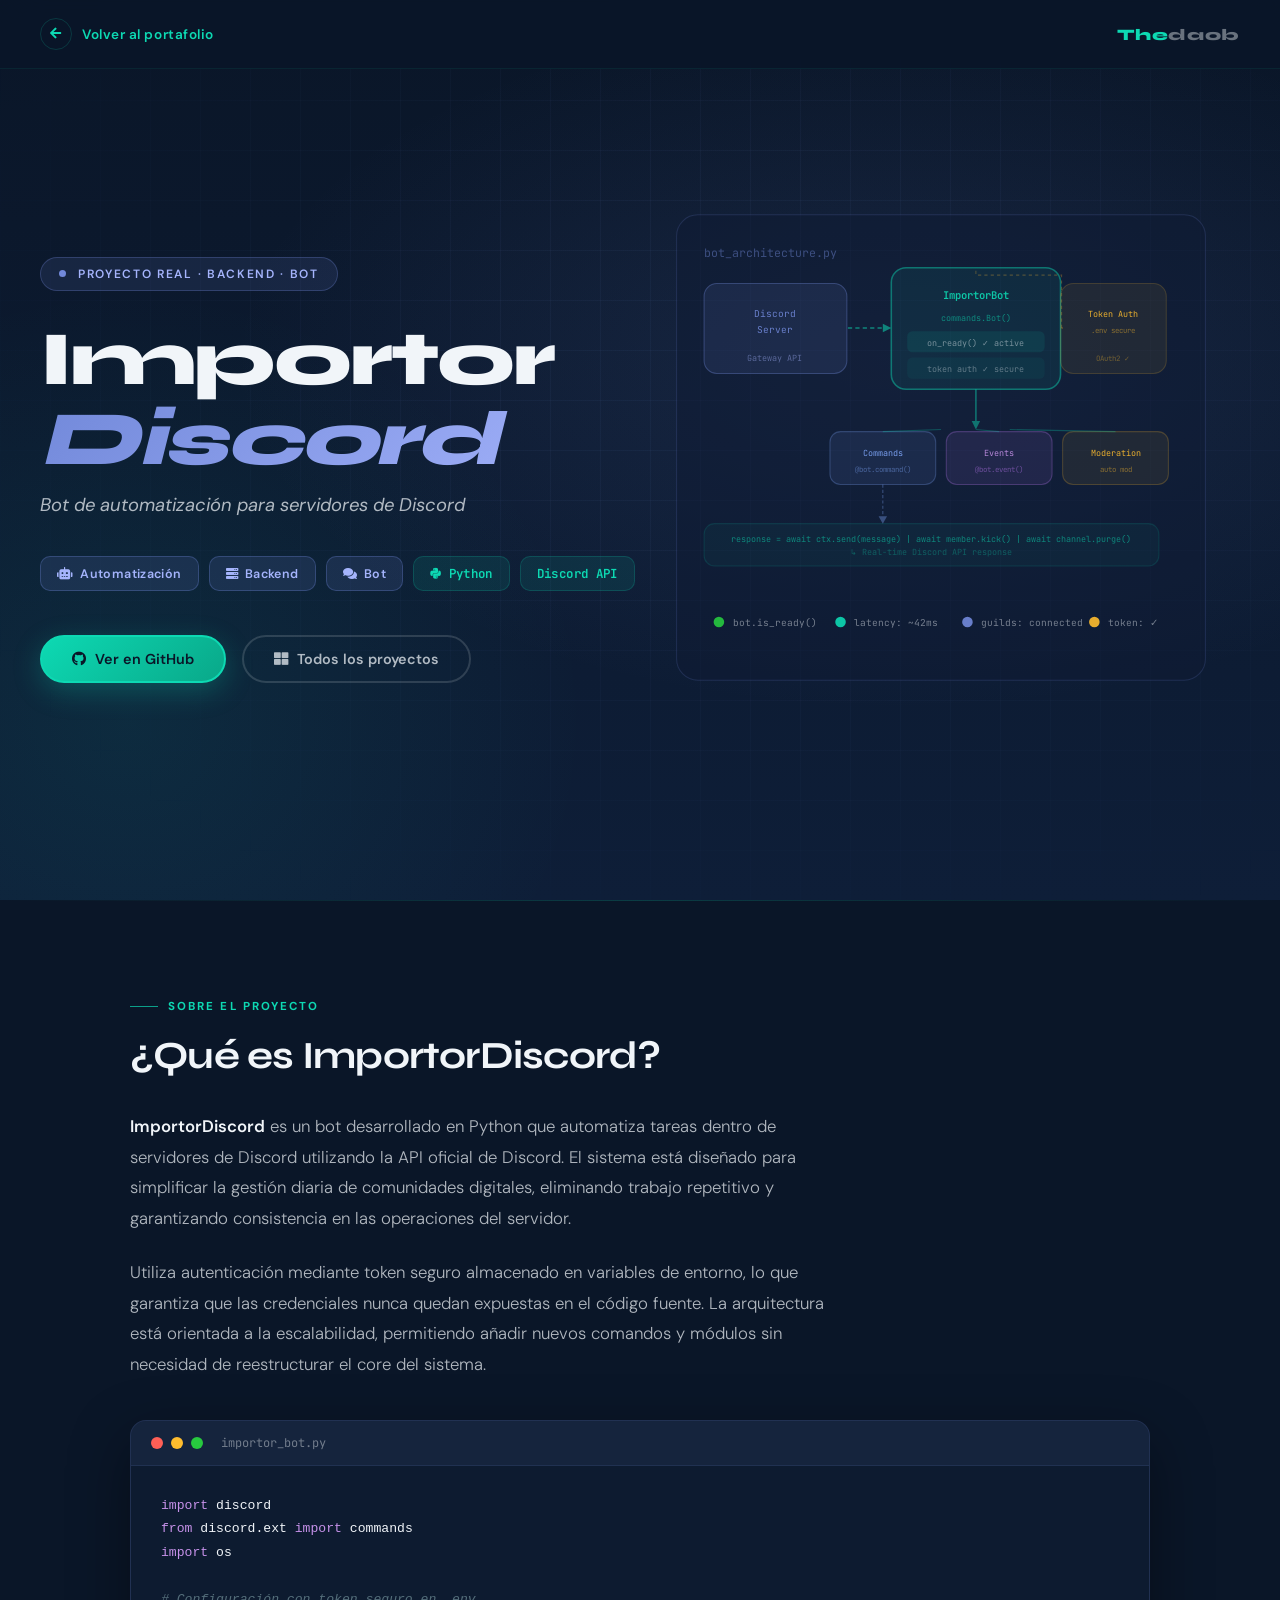
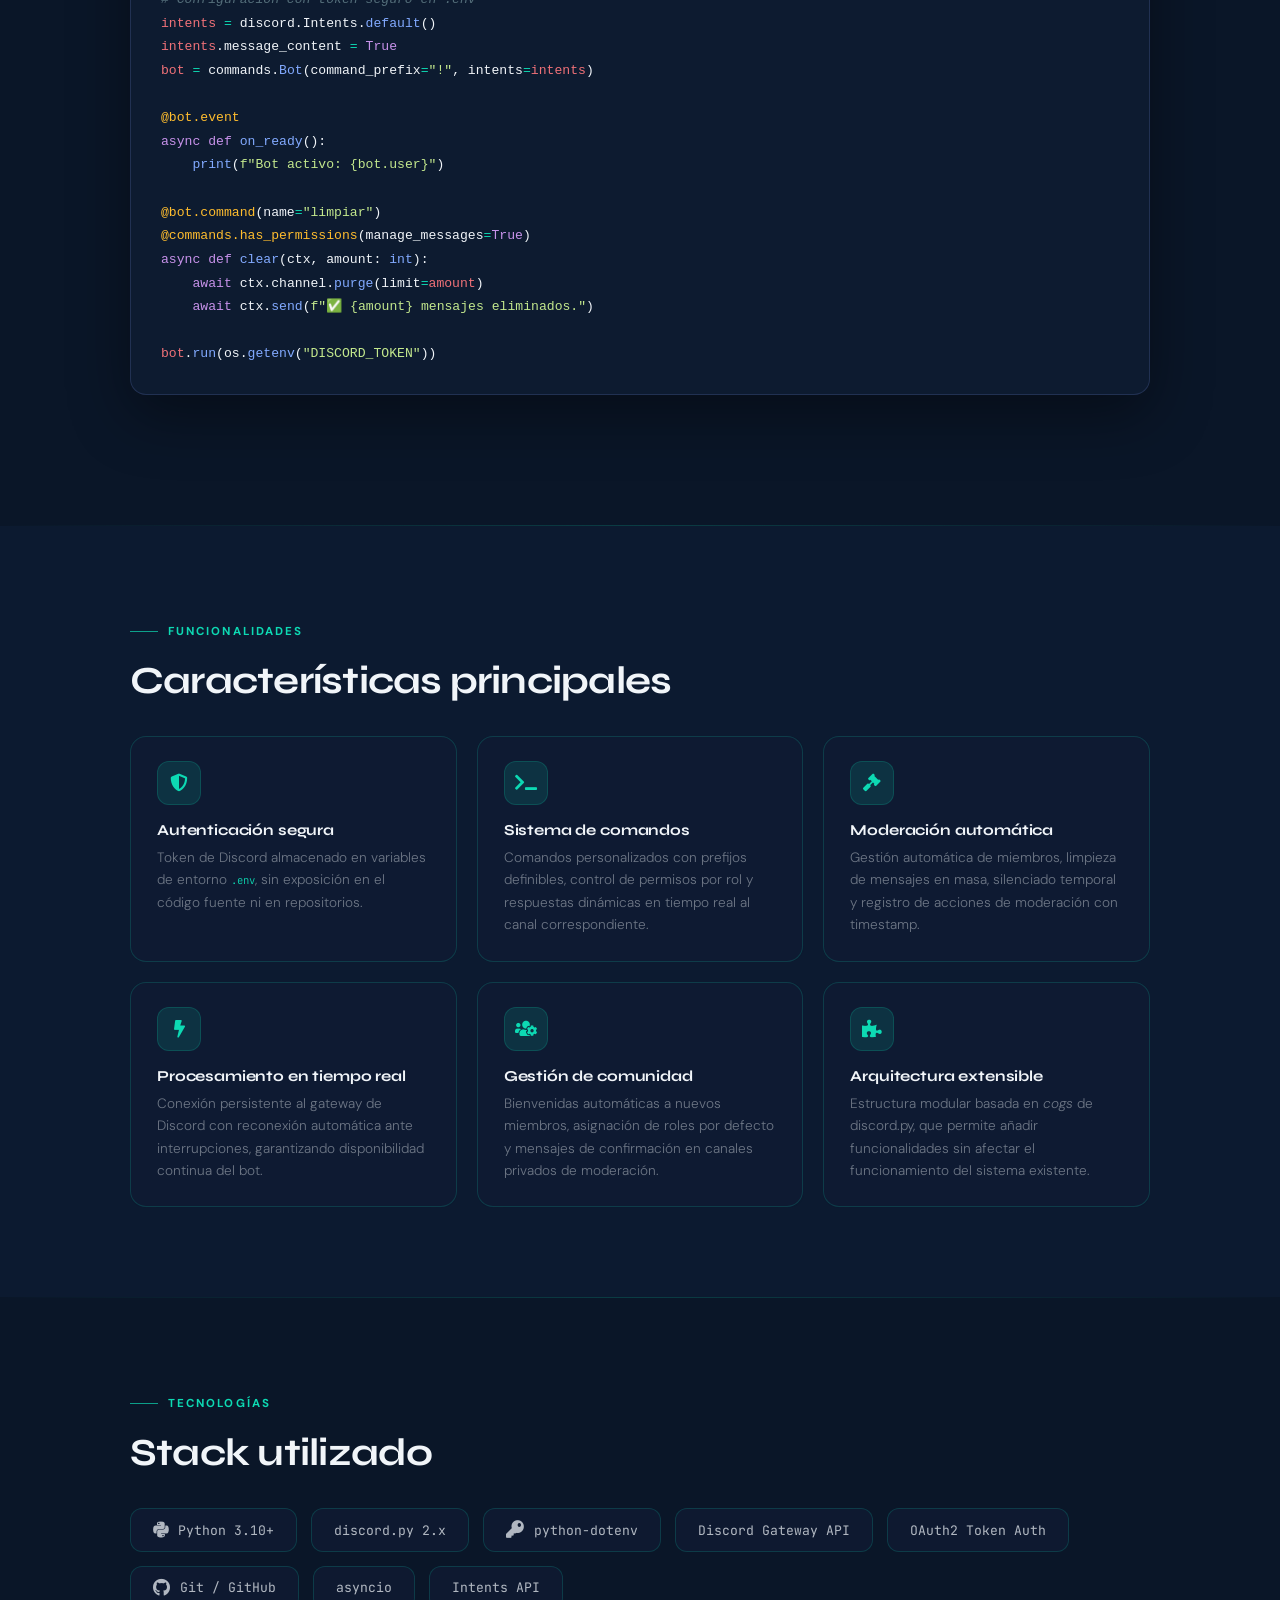
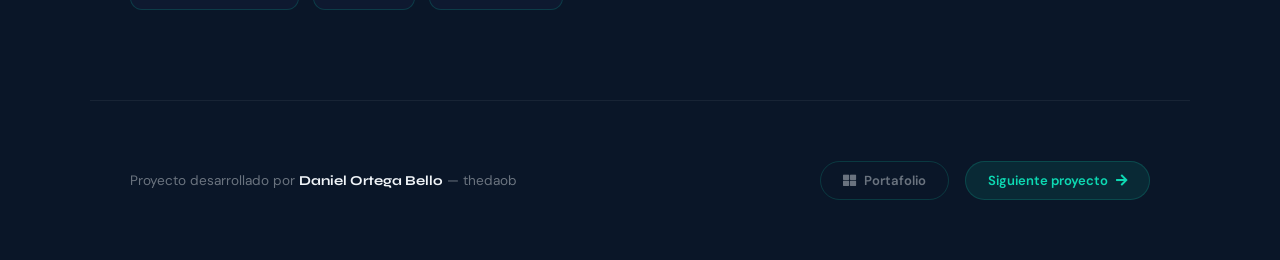
<file: importordiscord.html>
<!DOCTYPE html>
<html lang="es">
<head>
  <meta charset="UTF-8">
  <meta name="viewport" content="width=device-width, initial-scale=1.0">
  <title>ImportorDiscord — Bot de Automatización | Daniel Ortega</title>
  <meta name="description" content="Bot Python que automatiza moderación, gestión de comunidad y comandos personalizados vía Discord API con autenticación segura.">

  <!-- Fonts -->
  <link rel="preconnect" href="https://fonts.googleapis.com">
  <link href="https://fonts.googleapis.com/css2?family=Syne:wght@400;600;700;800&family=DM+Sans:ital,wght@0,300;0,400;0,500;0,600;1,300&family=JetBrains+Mono:wght@400;500&display=swap" rel="stylesheet">
  <link href="https://cdnjs.cloudflare.com/ajax/libs/font-awesome/5.10.0/css/all.min.css" rel="stylesheet">

  <style>
    /* ─────────────────────────────────────────────────────────
       DESIGN SYSTEM
    ───────────────────────────────────────────────────────── */
    :root {
      --c-bg:         #0a1628;
      --c-bg2:        #0e1e38;
      --c-surface:    rgba(16,28,52,.78);
      --c-primary:    #0DD9B3;
      --c-primary-d:  #09A889;
      --c-primary-l:  #5FFFDA;
      --c-discord:    #7289DA;
      --c-discord-l:  #a5b4fc;
      --c-border:     rgba(13,217,179,.18);
      --c-border-h:   rgba(13,217,179,.55);
      --c-text:       #f1f5f9;
      --c-text-mid:   rgba(241,245,249,.72);
      --c-text-muted: rgba(241,245,249,.42);
      --f-display:    'Syne', sans-serif;
      --f-body:       'DM Sans', sans-serif;
      --f-mono:       'JetBrains Mono', monospace;
      --ease:         cubic-bezier(.2,.8,.2,1);
    }

    /* ─── Reset + Base ───────────────────────────────────── */
    *, *::before, *::after { box-sizing: border-box; margin: 0; padding: 0; }

    html { scroll-behavior: smooth; }

    body {
      font-family: var(--f-body);
      background: var(--c-bg);
      color: var(--c-text);
      min-height: 100vh;
      overflow-x: hidden;
    }

    a { text-decoration: none; color: inherit; }
    ul { list-style: none; }

    /* ─── Scrollbar personalizado ───────────────────────── */
    ::-webkit-scrollbar { width: 6px; }
    ::-webkit-scrollbar-track { background: var(--c-bg); }
    ::-webkit-scrollbar-thumb { background: var(--c-border-h); border-radius: 3px; }

    /* ─────────────────────────────────────────────────────
       NAV BAR
    ───────────────────────────────────────────────────── */
    .pnav {
      position: fixed;
      top: 0; left: 0; right: 0;
      z-index: 100;
      padding: 18px 40px;
      display: flex;
      align-items: center;
      justify-content: space-between;
      background: rgba(10,22,40,.85);
      backdrop-filter: blur(20px);
      -webkit-backdrop-filter: blur(20px);
      border-bottom: 1px solid rgba(13,217,179,.08);
      transition: padding .4s var(--ease);
    }

    .pnav__back {
      display: inline-flex;
      align-items: center;
      gap: 10px;
      font-size: .85rem;
      font-weight: 600;
      color: var(--c-primary);
      transition: gap .3s var(--ease), opacity .3s;
      letter-spacing: .04em;
    }
    .pnav__back:hover { gap: 14px; opacity: .85; }

    .pnav__back-icon {
      width: 32px; height: 32px;
      border-radius: 50%;
      border: 1px solid var(--c-border);
      display: flex; align-items: center; justify-content: center;
      font-size: .8rem;
      transition: background .3s, border-color .3s;
    }
    .pnav__back:hover .pnav__back-icon {
      background: rgba(13,217,179,.12);
      border-color: var(--c-border-h);
    }

    .pnav__logo {
      font-family: var(--f-display);
      font-size: 1rem;
      font-weight: 800;
      color: var(--c-text-muted);
      letter-spacing: .04em;
    }
    .pnav__logo span { color: var(--c-primary); }

    /* ─────────────────────────────────────────────────────
       HERO DEL PROYECTO
    ───────────────────────────────────────────────────── */
    .phero {
      position: relative;
      min-height: 100vh;
      display: flex;
      align-items: center;
      padding: 120px 40px 80px;
      overflow: hidden;
    }

    /* Fondo animado */
    .phero__bg {
      position: absolute;
      inset: 0;
      background:
        radial-gradient(ellipse 80% 60% at 70% 40%, rgba(114,137,218,.12) 0%, transparent 65%),
        radial-gradient(ellipse 60% 80% at 10% 80%, rgba(13,217,179,.08) 0%, transparent 60%),
        linear-gradient(180deg, #0a1628 0%, #0e1e38 100%);
    }

    /* Grid decorativa */
    .phero__grid {
      position: absolute;
      inset: 0;
      background-image:
        linear-gradient(rgba(114,137,218,.06) 1px, transparent 1px),
        linear-gradient(90deg, rgba(114,137,218,.06) 1px, transparent 1px);
      background-size: 50px 50px;
      mask-image: radial-gradient(ellipse 70% 70% at 60% 40%, #000 30%, transparent 100%);
    }

    /* Partículas decorativas SVG */
    .phero__deco {
      position: absolute;
      right: 5%;
      top: 50%;
      transform: translateY(-50%);
      width: min(550px, 45vw);
      opacity: .9;
    }

    .phero__content {
      position: relative;
      z-index: 2;
      max-width: 680px;
    }

    .phero__kicker {
      display: inline-flex;
      align-items: center;
      gap: 12px;
      padding: 8px 18px;
      background: rgba(114,137,218,.12);
      border: 1px solid rgba(114,137,218,.28);
      border-radius: 999px;
      font-size: .75rem;
      font-weight: 600;
      letter-spacing: .14em;
      text-transform: uppercase;
      color: var(--c-discord-l);
      margin-bottom: 28px;
      animation: fadeInDown .8s var(--ease) both;
    }

    .phero__kicker-dot {
      width: 7px; height: 7px;
      border-radius: 50%;
      background: var(--c-discord);
      animation: pulse-dot 2s infinite;
    }

    @keyframes pulse-dot {
      0%,100% { box-shadow: 0 0 0 0 rgba(114,137,218,.7); }
      50% { box-shadow: 0 0 0 6px rgba(114,137,218,0); }
    }

    .phero__title {
      font-family: var(--f-display);
      font-size: clamp(2.8rem, 6vw, 5rem);
      font-weight: 800;
      line-height: 1.05;
      letter-spacing: -.03em;
      color: var(--c-text);
      margin-bottom: 10px;
      animation: fadeInLeft .9s var(--ease) .1s both;
    }

    .phero__title-accent {
      display: block;
      background: linear-gradient(135deg, #7289DA 0%, var(--c-discord-l) 100%);
      -webkit-background-clip: text;
      -webkit-text-fill-color: transparent;
      background-clip: text;
    }

    .phero__subtitle {
      font-size: 1.15rem;
      font-weight: 400;
      color: var(--c-text-mid);
      margin-bottom: 36px;
      line-height: 1.65;
      font-style: italic;
      animation: fadeIn 1s var(--ease) .3s both;
    }

    .phero__badges {
      display: flex;
      flex-wrap: wrap;
      gap: 10px;
      margin-bottom: 44px;
      animation: fadeInUp .9s var(--ease) .4s both;
    }

    .phero__badge {
      display: inline-flex;
      align-items: center;
      gap: 7px;
      padding: 8px 16px;
      border-radius: var(--radius-sm, 10px);
      font-size: .78rem;
      font-weight: 600;
      letter-spacing: .03em;
    }

    .phero__badge--cat {
      background: rgba(114,137,218,.14);
      color: var(--c-discord-l);
      border: 1px solid rgba(114,137,218,.3);
    }

    .phero__badge--tech {
      background: rgba(13,217,179,.1);
      color: var(--c-primary);
      border: 1px solid var(--c-border);
      font-family: var(--f-mono);
    }

    .phero__ctas {
      display: flex;
      gap: 16px;
      flex-wrap: wrap;
      animation: fadeInUp .9s var(--ease) .55s both;
    }

    .btn-primary, .btn-ghost {
      display: inline-flex;
      align-items: center;
      gap: 9px;
      padding: 13px 30px;
      border-radius: 999px;
      font-size: .9rem;
      font-weight: 600;
      transition: all .4s var(--ease);
      border: 2px solid;
    }

    .btn-primary {
      background: linear-gradient(135deg, var(--c-primary) 0%, var(--c-primary-d) 100%);
      color: #0a1628;
      border-color: var(--c-primary);
      box-shadow: 0 8px 28px rgba(13,217,179,.25);
    }
    .btn-primary:hover {
      transform: translateY(-3px);
      box-shadow: 0 14px 40px rgba(13,217,179,.4);
    }

    .btn-ghost {
      background: transparent;
      color: var(--c-text-mid);
      border-color: rgba(241,245,249,.15);
    }
    .btn-ghost:hover {
      border-color: var(--c-border-h);
      color: var(--c-primary);
      background: rgba(13,217,179,.06);
      transform: translateY(-3px);
    }

    /* Decoración hero — diagrama bot */
    .phero__diagram {
      width: 100%;
      height: 100%;
    }

    @keyframes fadeInDown {
      from { opacity:0; transform: translateY(-20px); }
      to   { opacity:1; transform: translateY(0); }
    }
    @keyframes fadeInLeft {
      from { opacity:0; transform: translateX(-30px); }
      to   { opacity:1; transform: translateX(0); }
    }
    @keyframes fadeInUp {
      from { opacity:0; transform: translateY(20px); }
      to   { opacity:1; transform: translateY(0); }
    }
    @keyframes fadeIn {
      from { opacity:0; }
      to   { opacity:1; }
    }

    /* ─────────────────────────────────────────────────────
       SECCIONES DE CONTENIDO
    ───────────────────────────────────────────────────── */
    .psection {
      padding: 90px 40px;
      max-width: 1100px;
      margin: 0 auto;
    }

    .psection--alt {
      background: rgba(14,30,56,.5);
      max-width: 100%;
      padding: 90px 0;
    }
    .psection--alt .psection__inner {
      max-width: 1100px;
      margin: 0 auto;
      padding: 0 40px;
    }

    /* Etiqueta de sección */
    .psection__label {
      display: inline-flex;
      align-items: center;
      gap: 10px;
      font-size: .72rem;
      font-weight: 700;
      letter-spacing: .18em;
      text-transform: uppercase;
      color: var(--c-primary);
      margin-bottom: 18px;
    }
    .psection__label::before {
      content: '';
      display: inline-block;
      width: 28px; height: 1px;
      background: var(--c-primary);
      opacity: .7;
    }

    .psection__heading {
      font-family: var(--f-display);
      font-size: clamp(1.6rem, 3vw, 2.4rem);
      font-weight: 700;
      color: var(--c-text);
      margin-bottom: 32px;
      letter-spacing: -.02em;
    }

    /* ─── Descripción ───────────────────────────────────── */
    .pdesc__text {
      font-size: 1.05rem;
      line-height: 1.82;
      color: var(--c-text-mid);
      font-weight: 300;
      max-width: 700px;
      margin-bottom: 24px;
    }

    /* ─── Grid de características ────────────────────── */
    .pfeatures__grid {
      display: grid;
      grid-template-columns: repeat(auto-fill, minmax(280px, 1fr));
      gap: 20px;
      margin-top: 12px;
    }

    .pfeature {
      background: var(--c-surface);
      border: 1px solid var(--c-border);
      border-radius: 16px;
      padding: 24px 26px;
      backdrop-filter: blur(14px);
      transition: border-color .4s var(--ease), transform .4s var(--ease), box-shadow .4s var(--ease);
      /* Reveal */
      opacity: 0;
      transform: translateY(24px);
    }
    .pfeature.is-visible {
      opacity: 1; transform: translateY(0);
    }
    .pfeature:hover {
      border-color: var(--c-border-h);
      transform: translateY(-4px);
      box-shadow: 0 12px 40px rgba(13,217,179,.08);
    }

    .pfeature__icon {
      width: 44px; height: 44px;
      border-radius: 12px;
      background: rgba(13,217,179,.12);
      border: 1px solid var(--c-border);
      display: flex; align-items: center; justify-content: center;
      font-size: 1.1rem;
      color: var(--c-primary);
      margin-bottom: 16px;
    }

    .pfeature__title {
      font-family: var(--f-display);
      font-size: .95rem;
      font-weight: 700;
      color: var(--c-text);
      margin-bottom: 8px;
      letter-spacing: -.01em;
    }

    .pfeature__desc {
      font-size: .85rem;
      line-height: 1.65;
      color: var(--c-text-muted);
      font-weight: 300;
    }

    /* ─── Tech Stack ────────────────────────────────────── */
    .ptech__grid {
      display: flex;
      flex-wrap: wrap;
      gap: 14px;
    }

    .ptech__item {
      display: inline-flex;
      align-items: center;
      gap: 10px;
      padding: 12px 22px;
      background: var(--c-surface);
      border: 1px solid var(--c-border);
      border-radius: 12px;
      backdrop-filter: blur(14px);
      font-family: var(--f-mono);
      font-size: .82rem;
      color: var(--c-text-mid);
      transition: all .4s var(--ease);
      opacity: 0; transform: translateY(20px);
    }
    .ptech__item.is-visible { opacity: 1; transform: translateY(0); }
    .ptech__item:hover {
      background: rgba(13,217,179,.1);
      border-color: var(--c-border-h);
      color: var(--c-primary);
      transform: translateY(-3px);
    }

    .ptech__item i { font-size: 1.1rem; }

    /* ─── Bloque de código decorativo ──────────────────── */
    .pcode {
      background: #0d1b30;
      border: 1px solid rgba(114,137,218,.2);
      border-radius: 16px;
      overflow: hidden;
      margin: 40px 0;
      box-shadow: 0 20px 60px rgba(0,0,0,.4);
    }

    .pcode__header {
      padding: 14px 20px;
      background: rgba(114,137,218,.08);
      border-bottom: 1px solid rgba(114,137,218,.12);
      display: flex;
      align-items: center;
      gap: 8px;
    }

    .pcode__dot {
      width: 12px; height: 12px;
      border-radius: 50%;
    }
    .pcode__dot:nth-child(1) { background: #FF5F56; }
    .pcode__dot:nth-child(2) { background: #FFBD2E; }
    .pcode__dot:nth-child(3) { background: #27C93F; }

    .pcode__filename {
      margin-left: 10px;
      font-family: var(--f-mono);
      font-size: .75rem;
      color: var(--c-text-muted);
    }

    .pcode__body {
      padding: 28px 30px;
      font-family: var(--f-mono);
      font-size: .82rem;
      line-height: 1.8;
      overflow-x: auto;
    }

    .tok-keyword  { color: #c792ea; }
    .tok-fn       { color: #82aaff; }
    .tok-string   { color: #c3e88d; }
    .tok-comment  { color: #546e7a; font-style: italic; }
    .tok-var      { color: #f07178; }
    .tok-num      { color: #f78c6c; }
    .tok-op       { color: var(--c-primary); }
    .tok-dec      { color: #FFBD2E; }

    /* ─── Footer de página ───────────────────────────── */
    .ppage-footer {
      padding: 60px 40px;
      display: flex;
      align-items: center;
      justify-content: space-between;
      max-width: 1100px;
      margin: 0 auto;
      border-top: 1px solid rgba(241,245,249,.06);
      flex-wrap: wrap;
      gap: 24px;
    }

    .ppage-footer__text {
      font-size: .85rem;
      color: var(--c-text-muted);
    }
    .ppage-footer__text strong {
      color: var(--c-text);
      font-family: var(--f-display);
    }

    .ppage-footer__nav {
      display: flex;
      gap: 16px;
    }

    .ppage-footer__btn {
      display: inline-flex;
      align-items: center;
      gap: 8px;
      padding: 10px 22px;
      border-radius: 999px;
      font-size: .82rem;
      font-weight: 600;
      transition: all .35s var(--ease);
    }

    .ppage-footer__btn--ghost {
      border: 1px solid var(--c-border);
      color: var(--c-text-muted);
    }
    .ppage-footer__btn--ghost:hover {
      border-color: var(--c-border-h);
      color: var(--c-primary);
      background: rgba(13,217,179,.06);
    }

    .ppage-footer__btn--next {
      background: rgba(13,217,179,.1);
      border: 1px solid var(--c-border);
      color: var(--c-primary);
    }
    .ppage-footer__btn--next:hover {
      background: rgba(13,217,179,.2);
      border-color: var(--c-border-h);
      transform: translateX(4px);
    }

    /* ─── Separador decorativo ──────────────────────── */
    .pdivider {
      width: 100%;
      height: 1px;
      background: linear-gradient(90deg, transparent, rgba(13,217,179,.2), transparent);
      margin: 0;
      border: none;
    }

    /* ─── Reveal animations ─────────────────────────── */
    [data-reveal] {
      opacity: 0;
      transform: translateY(24px);
      transition: opacity .7s var(--ease), transform .7s var(--ease);
    }
    [data-reveal].is-visible { opacity: 1; transform: none; }

    /* ─── Responsive ─────────────────────────────────── */
    @media (max-width: 768px) {
      .pnav { padding: 14px 20px; }
      .phero { padding: 110px 20px 70px; min-height: auto; }
      .phero__deco { display: none; }
      .psection { padding: 70px 20px; }
      .psection--alt .psection__inner { padding: 0 20px; }
      .pfeatures__grid { grid-template-columns: 1fr; }
      .ppage-footer { padding: 40px 20px; flex-direction: column; align-items: flex-start; }
    }

    @media (prefers-reduced-motion: reduce) {
      *, *::before, *::after { animation: none !important; transition: none !important; }
      [data-reveal], .pfeature, .ptech__item { opacity: 1 !important; transform: none !important; }
    }
  </style>
</head>
<body>

  <!-- ── Navegación ─────────────────────────────────────────── -->
  <nav class="pnav" role="navigation" aria-label="Navegación del proyecto">
    <a href="../index.html" class="pnav__back">
      <span class="pnav__back-icon" aria-hidden="true">
        <i class="fas fa-arrow-left"></i>
      </span>
      Volver al portafolio
    </a>
    <span class="pnav__logo"><span>The</span>daob</span>
  </nav>

  <!-- ── Hero ───────────────────────────────────────────────── -->
  <section class="phero" aria-label="Presentación del proyecto">

    <div class="phero__bg" aria-hidden="true"></div>
    <div class="phero__grid" aria-hidden="true"></div>

    <div class="phero__content">

      <div class="phero__kicker">
        <span class="phero__kicker-dot" aria-hidden="true"></span>
        Proyecto real · Backend · Bot
      </div>

      <h1 class="phero__title">
        Importor
        <em class="phero__title-accent">Discord</em>
      </h1>

      <p class="phero__subtitle">
        Bot de automatización para servidores de Discord
      </p>

      <div class="phero__badges">
        <span class="phero__badge phero__badge--cat">
          <i class="fas fa-robot" aria-hidden="true"></i>
          Automatización
        </span>
        <span class="phero__badge phero__badge--cat">
          <i class="fas fa-server" aria-hidden="true"></i>
          Backend
        </span>
        <span class="phero__badge phero__badge--cat">
          <i class="fas fa-comments" aria-hidden="true"></i>
          Bot
        </span>
        <span class="phero__badge phero__badge--tech">
          <i class="fab fa-python" aria-hidden="true"></i>
          Python
        </span>
        <span class="phero__badge phero__badge--tech">
          Discord API
        </span>
      </div>

      <div class="phero__ctas">
        <a href="https://github.com/Thedaob" target="_blank" rel="noopener noreferrer" class="btn-primary">
          <i class="fab fa-github" aria-hidden="true"></i>
          Ver en GitHub
        </a>
        <a href="../index.html#projects" class="btn-ghost">
          <i class="fas fa-th-large" aria-hidden="true"></i>
          Todos los proyectos
        </a>
      </div>

    </div>

    <!-- Diagrama decorativo del bot -->
    <div class="phero__deco" aria-hidden="true">
      <svg class="phero__diagram" viewBox="0 0 520 460" fill="none" xmlns="http://www.w3.org/2000/svg">
        <!-- Fondo del diagrama -->
        <rect x="10" y="10" width="500" height="440" rx="20" fill="rgba(16,28,52,.6)" stroke="rgba(114,137,218,.2)" stroke-width="1"/>

        <!-- Título -->
        <text x="36" y="50" font-family="JetBrains Mono, monospace" font-size="11" fill="rgba(114,137,218,.5)">bot_architecture.py</text>

        <!-- Discord server (izq) -->
        <rect x="36" y="75" width="135" height="85" rx="12" fill="rgba(114,137,218,.12)" stroke="rgba(114,137,218,.4)" stroke-width="1"/>
        <text x="103" y="107" font-family="JetBrains Mono, monospace" font-size="9" fill="#7289DA" text-anchor="middle">Discord</text>
        <text x="103" y="122" font-family="JetBrains Mono, monospace" font-size="9" fill="#7289DA" text-anchor="middle">Server</text>
        <text x="103" y="148" font-family="JetBrains Mono, monospace" font-size="8" fill="rgba(165,180,252,.5)" text-anchor="middle">Gateway API</text>

        <!-- Flecha Discord → Bot -->
        <path d="M172 117 L205 117" stroke="rgba(13,217,179,.6)" stroke-width="1.5" stroke-dasharray="4 3"/>
        <polygon points="205,113 213,117 205,121" fill="rgba(13,217,179,.6)"/>

        <!-- Bot Core (centro) -->
        <rect x="213" y="60" width="160" height="115" rx="14" fill="rgba(13,217,179,.08)" stroke="rgba(13,217,179,.5)" stroke-width="1.5"/>
        <text x="293" y="90" font-family="JetBrains Mono, monospace" font-size="10" fill="#0DD9B3" text-anchor="middle" font-weight="600">ImportorBot</text>
        <text x="293" y="110" font-family="JetBrains Mono, monospace" font-size="8" fill="rgba(13,217,179,.6)" text-anchor="middle">commands.Bot()</text>
        <rect x="228" y="120" width="130" height="20" rx="5" fill="rgba(13,217,179,.1)"/>
        <text x="293" y="134" font-family="JetBrains Mono, monospace" font-size="8" fill="rgba(241,245,249,.5)" text-anchor="middle">on_ready() ✓ active</text>
        <rect x="228" y="145" width="130" height="20" rx="5" fill="rgba(13,217,179,.06)"/>
        <text x="293" y="159" font-family="JetBrains Mono, monospace" font-size="8" fill="rgba(241,245,249,.4)" text-anchor="middle">token auth ✓ secure</text>

        <!-- Flecha Bot → Handlers -->
        <path d="M293 175 L293 205" stroke="rgba(13,217,179,.5)" stroke-width="1.5"/>
        <polygon points="289,205 293,213 297,205" fill="rgba(13,217,179,.5)"/>

        <!-- Handler boxes -->
        <!-- Commands -->
        <rect x="155" y="215" width="100" height="50" rx="10" fill="rgba(130,170,255,.1)" stroke="rgba(130,170,255,.3)" stroke-width="1"/>
        <text x="205" y="238" font-family="JetBrains Mono, monospace" font-size="8" fill="#82aaff" text-anchor="middle">Commands</text>
        <text x="205" y="253" font-family="JetBrains Mono, monospace" font-size="7" fill="rgba(130,170,255,.5)" text-anchor="middle">@bot.command()</text>

        <!-- Events -->
        <rect x="265" y="215" width="100" height="50" rx="10" fill="rgba(199,125,255,.1)" stroke="rgba(199,125,255,.3)" stroke-width="1"/>
        <text x="315" y="238" font-family="JetBrains Mono, monospace" font-size="8" fill="#c792ea" text-anchor="middle">Events</text>
        <text x="315" y="253" font-family="JetBrains Mono, monospace" font-size="7" fill="rgba(199,125,255,.5)" text-anchor="middle">@bot.event()</text>

        <!-- Moderation -->
        <rect x="375" y="215" width="100" height="50" rx="10" fill="rgba(255,189,46,.08)" stroke="rgba(255,189,46,.25)" stroke-width="1"/>
        <text x="425" y="238" font-family="JetBrains Mono, monospace" font-size="8" fill="#FFBD2E" text-anchor="middle">Moderation</text>
        <text x="425" y="253" font-family="JetBrains Mono, monospace" font-size="7" fill="rgba(255,189,46,.5)" text-anchor="middle">auto mod</text>

        <!-- Líneas Bot → Handlers -->
        <path d="M260 213 L205 215" stroke="rgba(13,217,179,.3)" stroke-width="1"/>
        <path d="M293 213 L315 215" stroke="rgba(13,217,179,.3)" stroke-width="1"/>
        <path d="M325 213 L425 215" stroke="rgba(13,217,179,.3)" stroke-width="1"/>

        <!-- Flecha Commands → Action -->
        <path d="M205 265 L205 295" stroke="rgba(130,170,255,.4)" stroke-width="1" stroke-dasharray="3 2"/>
        <polygon points="201,295 205,302 209,295" fill="rgba(130,170,255,.4)"/>

        <!-- Actions box -->
        <rect x="36" y="302" width="430" height="40" rx="10" fill="rgba(13,217,179,.05)" stroke="rgba(13,217,179,.15)" stroke-width="1"/>
        <text x="251" y="319" font-family="JetBrains Mono, monospace" font-size="8" fill="rgba(13,217,179,.6)" text-anchor="middle">response = await ctx.send(message)  |  await member.kick()  |  await channel.purge()</text>
        <text x="251" y="332" font-family="JetBrains Mono, monospace" font-size="8" fill="rgba(13,217,179,.35)" text-anchor="middle">↳ Real-time Discord API response</text>

        <!-- Status indicators -->
        <circle cx="50" cy="395" r="5" fill="#27C93F"/>
        <text x="63" y="399" font-family="JetBrains Mono, monospace" font-size="9" fill="rgba(241,245,249,.5)">bot.is_ready()</text>
        <circle cx="165" cy="395" r="5" fill="#0DD9B3"/>
        <text x="178" y="399" font-family="JetBrains Mono, monospace" font-size="9" fill="rgba(241,245,249,.5)">latency: ~42ms</text>
        <circle cx="285" cy="395" r="5" fill="#7289DA"/>
        <text x="298" y="399" font-family="JetBrains Mono, monospace" font-size="9" fill="rgba(241,245,249,.5)">guilds: connected</text>
        <circle cx="405" cy="395" r="5" fill="#FFBD2E"/>
        <text x="418" y="399" font-family="JetBrains Mono, monospace" font-size="9" fill="rgba(241,245,249,.5)">token: ✓</text>

        <!-- Auth block (top right) -->
        <rect x="373" y="75" width="100" height="85" rx="12" fill="rgba(255,189,46,.08)" stroke="rgba(255,189,46,.2)" stroke-width="1"/>
        <text x="423" y="107" font-family="JetBrains Mono, monospace" font-size="8" fill="#FFBD2E" text-anchor="middle">Token Auth</text>
        <text x="423" y="122" font-family="JetBrains Mono, monospace" font-size="7" fill="rgba(255,189,46,.5)" text-anchor="middle">.env secure</text>
        <text x="423" y="148" font-family="JetBrains Mono, monospace" font-size="7" fill="rgba(255,189,46,.4)" text-anchor="middle">OAuth2 ✓</text>

        <!-- Línea Auth → Bot -->
        <path d="M373 117 L373 117 L374 117" stroke="rgba(255,189,46,.0)" stroke-width="1"/>
        <path d="M374 117 L375 117" stroke="rgba(255,189,46,.5)" stroke-width="1.5" stroke-dasharray="4 3"/>
        <!-- Corrección: flecha de Auth al bot -->
        <path d="M373 117 L380 117" stroke="rgba(255,189,46,.0)"/>
        <path d="M374 117 L374 67 L293 67 L293 60" stroke="rgba(255,189,46,.3)" stroke-width="1" stroke-dasharray="3 3"/>
      </svg>
    </div>

  </section>

  <hr class="pdivider">

  <!-- ── Descripción ──────────────────────────────────────────── -->
  <section class="psection" aria-labelledby="desc-heading">
    <p class="psection__label">Sobre el proyecto</p>
    <h2 class="psection__heading" id="desc-heading" data-reveal>¿Qué es ImportorDiscord?</h2>

    <p class="pdesc__text" data-reveal>
      <strong style="color: var(--c-text); font-weight: 600;">ImportorDiscord</strong> es un bot desarrollado 
      en Python que automatiza tareas dentro de servidores de Discord utilizando la API oficial de Discord. 
      El sistema está diseñado para simplificar la gestión diaria de comunidades digitales, eliminando 
      trabajo repetitivo y garantizando consistencia en las operaciones del servidor.
    </p>

    <p class="pdesc__text" data-reveal>
      Utiliza autenticación mediante token seguro almacenado en variables de entorno, lo que garantiza 
      que las credenciales nunca quedan expuestas en el código fuente. La arquitectura está orientada 
      a la escalabilidad, permitiendo añadir nuevos comandos y módulos sin necesidad de reestructurar 
      el core del sistema.
    </p>

    <!-- Bloque de código decorativo -->
    <div class="pcode" data-reveal>
      <div class="pcode__header">
        <div class="pcode__dot"></div>
        <div class="pcode__dot"></div>
        <div class="pcode__dot"></div>
        <span class="pcode__filename">importor_bot.py</span>
      </div>
      <div class="pcode__body">
        <pre><span class="tok-keyword">import</span> discord
<span class="tok-keyword">from</span> discord.ext <span class="tok-keyword">import</span> commands
<span class="tok-keyword">import</span> os

<span class="tok-comment"># Configuración con token seguro en .env</span>
<span class="tok-var">intents</span> <span class="tok-op">=</span> discord.Intents.<span class="tok-fn">default</span>()
<span class="tok-var">intents</span>.message_content <span class="tok-op">=</span> <span class="tok-keyword">True</span>
<span class="tok-var">bot</span> <span class="tok-op">=</span> commands.<span class="tok-fn">Bot</span>(command_prefix<span class="tok-op">=</span><span class="tok-string">"!"</span>, intents<span class="tok-op">=</span><span class="tok-var">intents</span>)

<span class="tok-dec">@bot.event</span>
<span class="tok-keyword">async def</span> <span class="tok-fn">on_ready</span>():
    <span class="tok-fn">print</span>(<span class="tok-string">f"Bot activo: {bot.user}"</span>)

<span class="tok-dec">@bot.command</span>(name<span class="tok-op">=</span><span class="tok-string">"limpiar"</span>)
<span class="tok-dec">@commands.has_permissions</span>(manage_messages<span class="tok-op">=</span><span class="tok-keyword">True</span>)
<span class="tok-keyword">async def</span> <span class="tok-fn">clear</span>(ctx, amount: <span class="tok-fn">int</span>):
    <span class="tok-keyword">await</span> ctx.channel.<span class="tok-fn">purge</span>(limit<span class="tok-op">=</span><span class="tok-var">amount</span>)
    <span class="tok-keyword">await</span> ctx.<span class="tok-fn">send</span>(<span class="tok-string">f"✅ {amount} mensajes eliminados."</span>)

<span class="tok-var">bot</span>.<span class="tok-fn">run</span>(os.<span class="tok-fn">getenv</span>(<span class="tok-string">"DISCORD_TOKEN"</span>))</pre>
      </div>
    </div>

  </section>

  <hr class="pdivider">

  <!-- ── Características ──────────────────────────────────────── -->
  <section class="psection--alt" aria-labelledby="features-heading">
    <div class="psection__inner">
      <p class="psection__label">Funcionalidades</p>
      <h2 class="psection__heading" id="features-heading" data-reveal>Características principales</h2>

      <div class="pfeatures__grid">

        <div class="pfeature" data-feature>
          <div class="pfeature__icon"><i class="fas fa-shield-alt" aria-hidden="true"></i></div>
          <h3 class="pfeature__title">Autenticación segura</h3>
          <p class="pfeature__desc">Token de Discord almacenado en variables de entorno <code style="font-family:var(--f-mono);font-size:.78em;color:var(--c-primary);">.env</code>, sin exposición en el código fuente ni en repositorios.</p>
        </div>

        <div class="pfeature" data-feature>
          <div class="pfeature__icon"><i class="fas fa-terminal" aria-hidden="true"></i></div>
          <h3 class="pfeature__title">Sistema de comandos</h3>
          <p class="pfeature__desc">Comandos personalizados con prefijos definibles, control de permisos por rol y respuestas dinámicas en tiempo real al canal correspondiente.</p>
        </div>

        <div class="pfeature" data-feature>
          <div class="pfeature__icon"><i class="fas fa-gavel" aria-hidden="true"></i></div>
          <h3 class="pfeature__title">Moderación automática</h3>
          <p class="pfeature__desc">Gestión automática de miembros, limpieza de mensajes en masa, silenciado temporal y registro de acciones de moderación con timestamp.</p>
        </div>

        <div class="pfeature" data-feature>
          <div class="pfeature__icon"><i class="fas fa-bolt" aria-hidden="true"></i></div>
          <h3 class="pfeature__title">Procesamiento en tiempo real</h3>
          <p class="pfeature__desc">Conexión persistente al gateway de Discord con reconexión automática ante interrupciones, garantizando disponibilidad continua del bot.</p>
        </div>

        <div class="pfeature" data-feature>
          <div class="pfeature__icon"><i class="fas fa-users-cog" aria-hidden="true"></i></div>
          <h3 class="pfeature__title">Gestión de comunidad</h3>
          <p class="pfeature__desc">Bienvenidas automáticas a nuevos miembros, asignación de roles por defecto y mensajes de confirmación en canales privados de moderación.</p>
        </div>

        <div class="pfeature" data-feature>
          <div class="pfeature__icon"><i class="fas fa-puzzle-piece" aria-hidden="true"></i></div>
          <h3 class="pfeature__title">Arquitectura extensible</h3>
          <p class="pfeature__desc">Estructura modular basada en <em>cogs</em> de discord.py, que permite añadir funcionalidades sin afectar el funcionamiento del sistema existente.</p>
        </div>

      </div>
    </div>
  </section>

  <hr class="pdivider">

  <!-- ── Tech Stack ──────────────────────────────────────────── -->
  <section class="psection" aria-labelledby="tech-heading">
    <p class="psection__label">Tecnologías</p>
    <h2 class="psection__heading" id="tech-heading" data-reveal>Stack utilizado</h2>

    <div class="ptech__grid">
      <span class="ptech__item" data-tech><i class="fab fa-python" aria-hidden="true"></i> Python 3.10+</span>
      <span class="ptech__item" data-tech>discord.py 2.x</span>
      <span class="ptech__item" data-tech><i class="fas fa-key" aria-hidden="true"></i> python-dotenv</span>
      <span class="ptech__item" data-tech>Discord Gateway API</span>
      <span class="ptech__item" data-tech>OAuth2 Token Auth</span>
      <span class="ptech__item" data-tech><i class="fab fa-github" aria-hidden="true"></i> Git / GitHub</span>
      <span class="ptech__item" data-tech>asyncio</span>
      <span class="ptech__item" data-tech>Intents API</span>
    </div>
  </section>

  <!-- ── Footer de página ─────────────────────────────────────── -->
  <footer class="ppage-footer">
    <div class="ppage-footer__text">
      Proyecto desarrollado por <strong>Daniel Ortega Bello</strong> — thedaob
    </div>
    <nav class="ppage-footer__nav" aria-label="Navegación entre proyectos">
      <a href="../index.html#projects" class="ppage-footer__btn ppage-footer__btn--ghost">
        <i class="fas fa-th-large" aria-hidden="true"></i>
        Portafolio
      </a>
      <a href="sistema-formulas-color.html" class="ppage-footer__btn ppage-footer__btn--next">
        Siguiente proyecto
        <i class="fas fa-arrow-right" aria-hidden="true"></i>
      </a>
    </nav>
  </footer>

  <script>
    /* ── Reveal Observer ─────────────────────────────────── */
    const io = new IntersectionObserver(entries => {
      entries.forEach(e => {
        if (!e.isIntersecting) return;
        e.target.classList.add('is-visible');
        io.unobserve(e.target);
      });
    }, { threshold: 0.1, rootMargin: '0px 0px -40px 0px' });

    document.querySelectorAll('[data-reveal]').forEach(el => io.observe(el));

    /* Features con delay escalonado */
    document.querySelectorAll('[data-feature]').forEach((el, i) => {
      el.style.transitionDelay = (i * 80) + 'ms';
      io.observe(el);
    });

    /* Techs con delay escalonado */
    document.querySelectorAll('[data-tech]').forEach((el, i) => {
      el.style.transitionDelay = (i * 60) + 'ms';
      io.observe(el);
    });

    /* ── Navbar scroll effect ─────────────────────────────── */
    const nav = document.querySelector('.pnav');
    window.addEventListener('scroll', () => {
      nav.style.padding = window.scrollY > 40 ? '12px 40px' : '18px 40px';
    }, { passive: true });
  </script>

</body>
</html>
</file>
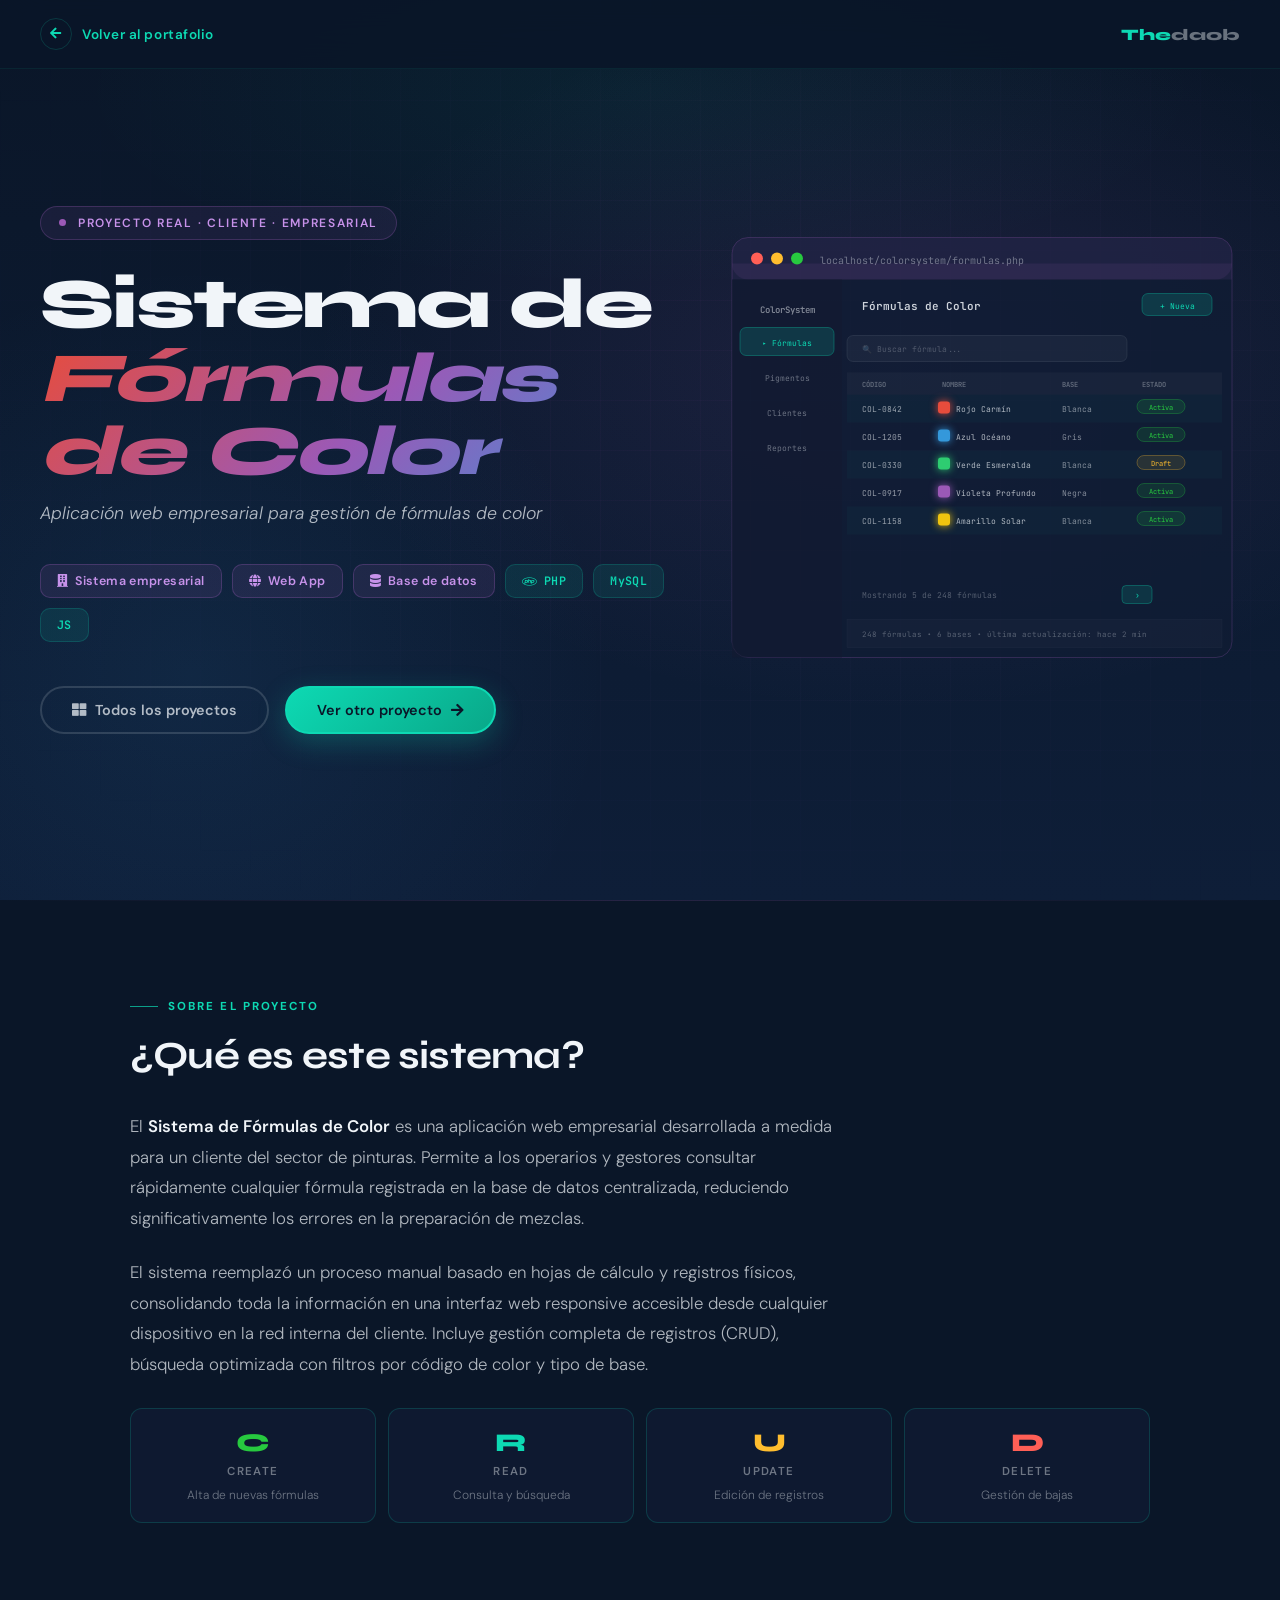
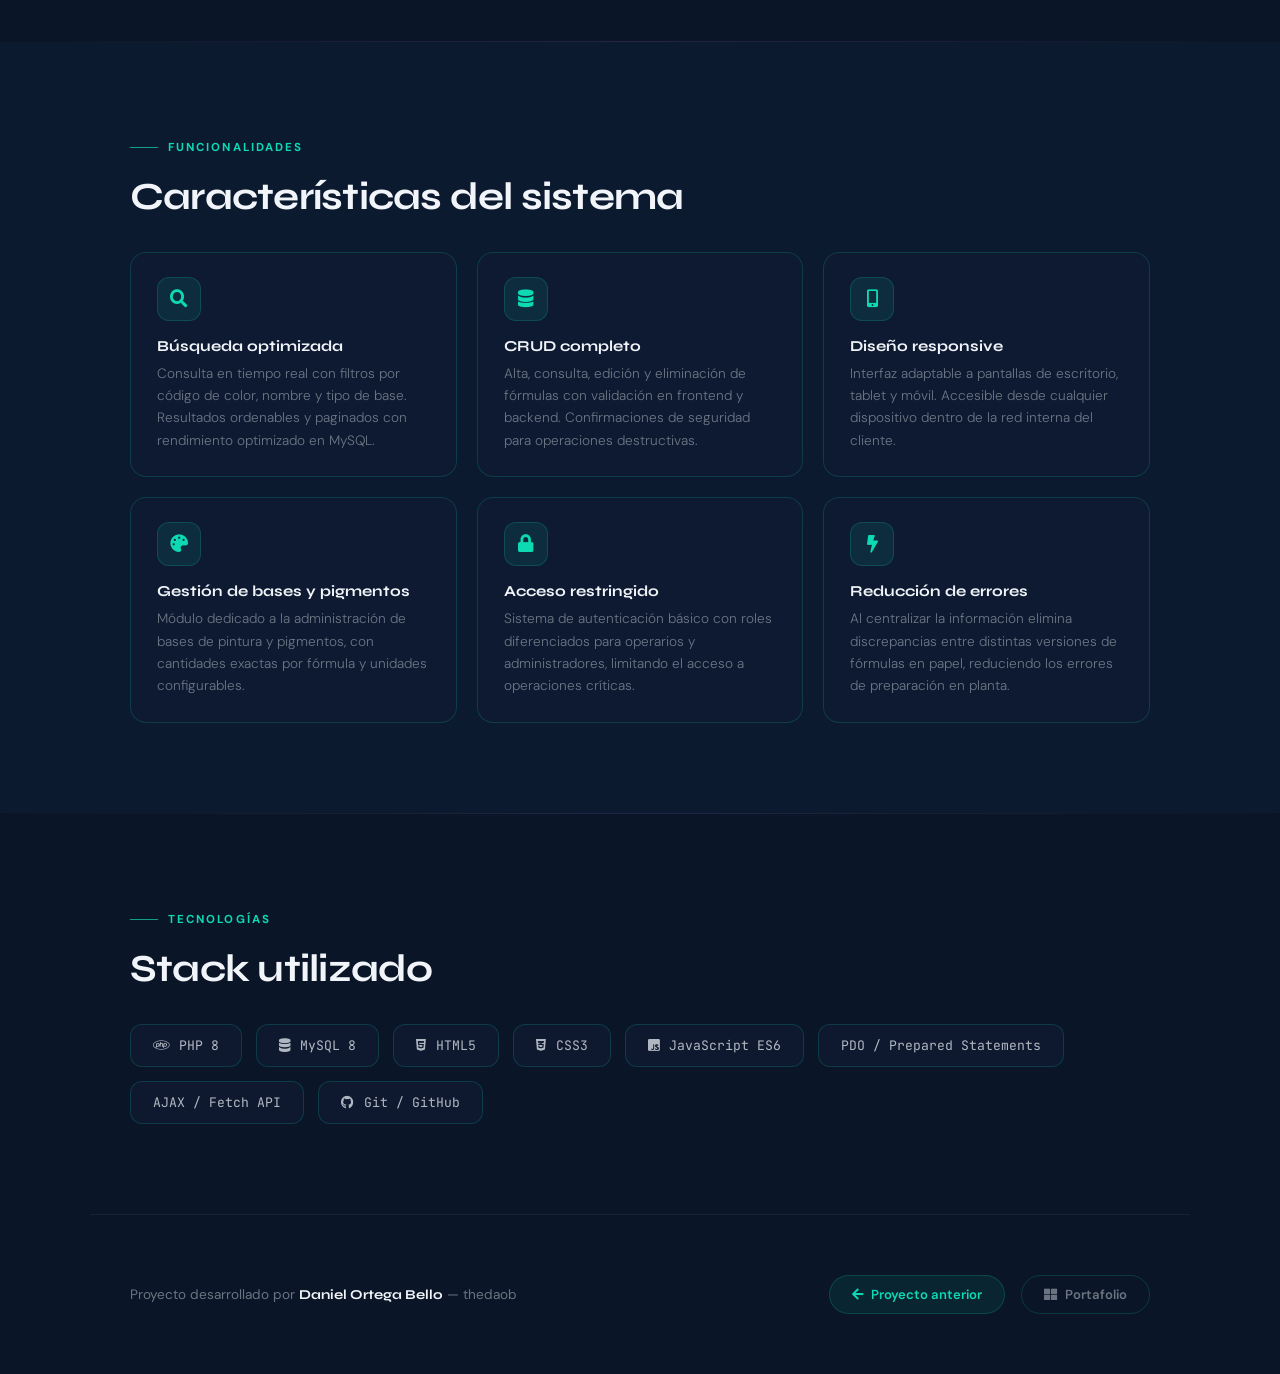
<file: sistema-formulas-color.html>
<!DOCTYPE html>
<html lang="es">
<head>
  <meta charset="UTF-8">
  <meta name="viewport" content="width=device-width, initial-scale=1.0">
  <title>Sistema de Fórmulas de Color — App Web Empresarial | Daniel Ortega</title>
  <meta name="description" content="Sistema web empresarial para consultar, gestionar y crear fórmulas de color desde una base de datos centralizada con PHP y MySQL.">

  <!-- Fonts -->
  <link rel="preconnect" href="https://fonts.googleapis.com">
  <link href="https://fonts.googleapis.com/css2?family=Syne:wght@400;600;700;800&family=DM+Sans:ital,wght@0,300;0,400;0,500;0,600;1,300&family=JetBrains+Mono:wght@400;500&display=swap" rel="stylesheet">
  <link href="https://cdnjs.cloudflare.com/ajax/libs/font-awesome/5.10.0/css/all.min.css" rel="stylesheet">

  <style>
    /* ─────────────────────────────────────────────────────────
       DESIGN SYSTEM (coherente con el portafolio principal)
    ───────────────────────────────────────────────────────── */
    :root {
      --c-bg:         #0a1628;
      --c-bg2:        #0e1e38;
      --c-surface:    rgba(16,28,52,.78);
      --c-primary:    #0DD9B3;
      --c-primary-d:  #09A889;
      --c-primary-l:  #5FFFDA;
      --c-accent1:    #E74C3C;
      --c-accent2:    #3498DB;
      --c-accent3:    #9B59B6;
      --c-border:     rgba(13,217,179,.18);
      --c-border-h:   rgba(13,217,179,.55);
      --c-text:       #f1f5f9;
      --c-text-mid:   rgba(241,245,249,.72);
      --c-text-muted: rgba(241,245,249,.42);
      --f-display:    'Syne', sans-serif;
      --f-body:       'DM Sans', sans-serif;
      --f-mono:       'JetBrains Mono', monospace;
      --ease:         cubic-bezier(.2,.8,.2,1);
    }

    *, *::before, *::after { box-sizing: border-box; margin: 0; padding: 0; }
    html { scroll-behavior: smooth; }

    body {
      font-family: var(--f-body);
      background: var(--c-bg);
      color: var(--c-text);
      min-height: 100vh;
      overflow-x: hidden;
    }

    a { text-decoration: none; color: inherit; }

    ::-webkit-scrollbar { width: 6px; }
    ::-webkit-scrollbar-track { background: var(--c-bg); }
    ::-webkit-scrollbar-thumb { background: var(--c-border-h); border-radius: 3px; }

    /* ─────────────────────────────────────────────────────
       NAV
    ───────────────────────────────────────────────────── */
    .pnav {
      position: fixed;
      top: 0; left: 0; right: 0;
      z-index: 100;
      padding: 18px 40px;
      display: flex;
      align-items: center;
      justify-content: space-between;
      background: rgba(10,22,40,.85);
      backdrop-filter: blur(20px);
      -webkit-backdrop-filter: blur(20px);
      border-bottom: 1px solid rgba(13,217,179,.08);
      transition: padding .4s var(--ease);
    }

    .pnav__back {
      display: inline-flex;
      align-items: center;
      gap: 10px;
      font-size: .85rem;
      font-weight: 600;
      color: var(--c-primary);
      transition: gap .3s var(--ease), opacity .3s;
      letter-spacing: .04em;
    }
    .pnav__back:hover { gap: 14px; opacity: .85; }

    .pnav__back-icon {
      width: 32px; height: 32px;
      border-radius: 50%;
      border: 1px solid var(--c-border);
      display: flex; align-items: center; justify-content: center;
      font-size: .8rem;
      transition: background .3s, border-color .3s;
    }
    .pnav__back:hover .pnav__back-icon {
      background: rgba(13,217,179,.12);
      border-color: var(--c-border-h);
    }

    .pnav__logo {
      font-family: var(--f-display);
      font-size: 1rem;
      font-weight: 800;
      color: var(--c-text-muted);
    }
    .pnav__logo span { color: var(--c-primary); }

    /* ─────────────────────────────────────────────────────
       HERO
    ───────────────────────────────────────────────────── */
    .phero {
      position: relative;
      min-height: 100vh;
      display: flex;
      align-items: center;
      padding: 120px 40px 80px;
      overflow: hidden;
    }

    .phero__bg {
      position: absolute;
      inset: 0;
      background:
        radial-gradient(ellipse 70% 60% at 70% 40%, rgba(155,89,182,.12) 0%, transparent 65%),
        radial-gradient(ellipse 50% 70% at 15% 75%, rgba(52,152,219,.09) 0%, transparent 65%),
        radial-gradient(ellipse 80% 40% at 50% 10%, rgba(13,217,179,.06) 0%, transparent 55%),
        linear-gradient(180deg, #0a1628 0%, #0e1e38 100%);
    }

    .phero__grid {
      position: absolute;
      inset: 0;
      background-image:
        linear-gradient(rgba(155,89,182,.04) 1px, transparent 1px),
        linear-gradient(90deg, rgba(155,89,182,.04) 1px, transparent 1px);
      background-size: 50px 50px;
      mask-image: radial-gradient(ellipse 75% 65% at 60% 45%, #000 25%, transparent 100%);
    }

    .phero__content {
      position: relative;
      z-index: 2;
      max-width: 660px;
    }

    .phero__kicker {
      display: inline-flex;
      align-items: center;
      gap: 12px;
      padding: 8px 18px;
      background: rgba(155,89,182,.1);
      border: 1px solid rgba(155,89,182,.28);
      border-radius: 999px;
      font-size: .75rem;
      font-weight: 600;
      letter-spacing: .14em;
      text-transform: uppercase;
      color: #c792ea;
      margin-bottom: 28px;
      animation: fadeInDown .8s var(--ease) both;
    }

    .phero__kicker-dot {
      width: 7px; height: 7px;
      border-radius: 50%;
      background: #9B59B6;
      animation: pulse-dot 2s infinite;
    }

    @keyframes pulse-dot {
      0%,100% { box-shadow: 0 0 0 0 rgba(155,89,182,.7); }
      50%      { box-shadow: 0 0 0 6px rgba(155,89,182,0); }
    }

    .phero__title {
      font-family: var(--f-display);
      font-size: clamp(2.4rem, 5.5vw, 4.5rem);
      font-weight: 800;
      line-height: 1.05;
      letter-spacing: -.03em;
      color: var(--c-text);
      margin-bottom: 10px;
      animation: fadeInLeft .9s var(--ease) .1s both;
    }

    .phero__title-accent {
      display: block;
      background: linear-gradient(135deg, #E74C3C 0%, #9B59B6 50%, #3498DB 100%);
      -webkit-background-clip: text;
      -webkit-text-fill-color: transparent;
      background-clip: text;
    }

    .phero__subtitle {
      font-size: 1.1rem;
      color: var(--c-text-mid);
      margin-bottom: 36px;
      line-height: 1.65;
      font-style: italic;
      font-weight: 300;
      animation: fadeIn 1s var(--ease) .3s both;
    }

    .phero__badges {
      display: flex;
      flex-wrap: wrap;
      gap: 10px;
      margin-bottom: 44px;
      animation: fadeInUp .9s var(--ease) .4s both;
    }

    .phero__badge {
      display: inline-flex;
      align-items: center;
      gap: 7px;
      padding: 8px 16px;
      border-radius: 10px;
      font-size: .78rem;
      font-weight: 600;
      letter-spacing: .03em;
    }

    .phero__badge--cat {
      background: rgba(155,89,182,.12);
      color: #c792ea;
      border: 1px solid rgba(155,89,182,.3);
    }

    .phero__badge--tech {
      background: rgba(13,217,179,.1);
      color: var(--c-primary);
      border: 1px solid var(--c-border);
      font-family: var(--f-mono);
      font-size: .73rem;
    }

    .phero__ctas {
      display: flex;
      gap: 16px;
      flex-wrap: wrap;
      animation: fadeInUp .9s var(--ease) .55s both;
    }

    .btn-primary, .btn-ghost {
      display: inline-flex;
      align-items: center;
      gap: 9px;
      padding: 13px 30px;
      border-radius: 999px;
      font-size: .9rem;
      font-weight: 600;
      transition: all .4s var(--ease);
      border: 2px solid;
    }

    .btn-primary {
      background: linear-gradient(135deg, var(--c-primary) 0%, var(--c-primary-d) 100%);
      color: #0a1628;
      border-color: var(--c-primary);
      box-shadow: 0 8px 28px rgba(13,217,179,.25);
    }
    .btn-primary:hover {
      transform: translateY(-3px);
      box-shadow: 0 14px 40px rgba(13,217,179,.4);
    }

    .btn-ghost {
      background: transparent;
      color: var(--c-text-mid);
      border-color: rgba(241,245,249,.15);
    }
    .btn-ghost:hover {
      border-color: var(--c-border-h);
      color: var(--c-primary);
      background: rgba(13,217,179,.06);
      transform: translateY(-3px);
    }

    /* Diagrama decorativo del sistema */
    .phero__deco {
      position: absolute;
      right: 3%;
      top: 50%;
      transform: translateY(-50%);
      width: min(520px, 44vw);
      opacity: .92;
      animation: fadeIn 1.2s var(--ease) .6s both;
    }

    @keyframes fadeInDown {
      from { opacity:0; transform: translateY(-20px); }
      to   { opacity:1; transform: none; }
    }
    @keyframes fadeInLeft {
      from { opacity:0; transform: translateX(-30px); }
      to   { opacity:1; transform: none; }
    }
    @keyframes fadeInUp {
      from { opacity:0; transform: translateY(20px); }
      to   { opacity:1; transform: none; }
    }
    @keyframes fadeIn {
      from { opacity:0; }
      to   { opacity:1; }
    }

    /* ─────────────────────────────────────────────────────
       SECCIONES
    ───────────────────────────────────────────────────── */
    .psection {
      padding: 90px 40px;
      max-width: 1100px;
      margin: 0 auto;
    }

    .psection--alt {
      background: rgba(14,30,56,.5);
      max-width: 100%;
      padding: 90px 0;
    }
    .psection--alt .psection__inner {
      max-width: 1100px;
      margin: 0 auto;
      padding: 0 40px;
    }

    .psection__label {
      display: inline-flex;
      align-items: center;
      gap: 10px;
      font-size: .72rem;
      font-weight: 700;
      letter-spacing: .18em;
      text-transform: uppercase;
      color: var(--c-primary);
      margin-bottom: 18px;
    }
    .psection__label::before {
      content: '';
      display: inline-block;
      width: 28px; height: 1px;
      background: var(--c-primary);
      opacity: .7;
    }

    .psection__heading {
      font-family: var(--f-display);
      font-size: clamp(1.6rem, 3vw, 2.4rem);
      font-weight: 700;
      color: var(--c-text);
      margin-bottom: 32px;
      letter-spacing: -.02em;
    }

    /* ─── Descripción ───────────────────────────────────── */
    .pdesc__text {
      font-size: 1.05rem;
      line-height: 1.82;
      color: var(--c-text-mid);
      font-weight: 300;
      max-width: 720px;
      margin-bottom: 24px;
    }

    /* ─── Screenshots / UI mockup ─────────────────────── */
    .pmockup {
      margin: 40px 0;
      background: #0d1b30;
      border: 1px solid rgba(155,89,182,.2);
      border-radius: 16px;
      overflow: hidden;
      box-shadow: 0 24px 70px rgba(0,0,0,.5);
      data-reveal: '';
    }

    .pmockup__bar {
      padding: 14px 20px;
      background: rgba(155,89,182,.08);
      border-bottom: 1px solid rgba(155,89,182,.12);
      display: flex;
      align-items: center;
      gap: 8px;
    }

    .pmockup__dot {
      width: 12px; height: 12px;
      border-radius: 50%;
    }
    .pmockup__dot:nth-child(1) { background: #FF5F56; }
    .pmockup__dot:nth-child(2) { background: #FFBD2E; }
    .pmockup__dot:nth-child(3) { background: #27C93F; }

    .pmockup__url {
      margin-left: 10px;
      font-family: var(--f-mono);
      font-size: .73rem;
      color: var(--c-text-muted);
    }

    .pmockup__screen {
      padding: 32px 36px;
    }

    /* UI simulada de la app */
    .ui-app {
      font-family: var(--f-body);
    }

    .ui-header {
      display: flex;
      align-items: center;
      justify-content: space-between;
      margin-bottom: 28px;
      padding-bottom: 18px;
      border-bottom: 1px solid rgba(241,245,249,.06);
    }

    .ui-header__title {
      font-family: var(--f-display);
      font-size: 1.1rem;
      font-weight: 700;
      color: var(--c-text);
    }

    .ui-header__badge {
      padding: 6px 14px;
      background: rgba(13,217,179,.1);
      border: 1px solid var(--c-border);
      border-radius: 999px;
      font-size: .72rem;
      color: var(--c-primary);
      font-family: var(--f-mono);
    }

    .ui-search {
      display: flex;
      gap: 10px;
      margin-bottom: 22px;
    }

    .ui-search__input {
      flex: 1;
      padding: 10px 16px;
      background: rgba(241,245,249,.04);
      border: 1px solid rgba(241,245,249,.1);
      border-radius: 8px;
      color: var(--c-text-mid);
      font-family: var(--f-mono);
      font-size: .8rem;
    }

    .ui-search__btn {
      padding: 10px 18px;
      background: rgba(13,217,179,.15);
      border: 1px solid var(--c-border);
      border-radius: 8px;
      color: var(--c-primary);
      font-size: .78rem;
      font-weight: 600;
    }

    .ui-table { width: 100%; border-collapse: collapse; }

    .ui-table th {
      padding: 10px 14px;
      text-align: left;
      font-size: .72rem;
      font-weight: 600;
      letter-spacing: .1em;
      text-transform: uppercase;
      color: var(--c-text-muted);
      border-bottom: 1px solid rgba(241,245,249,.06);
    }

    .ui-table td {
      padding: 12px 14px;
      font-size: .82rem;
      color: var(--c-text-mid);
      border-bottom: 1px solid rgba(241,245,249,.04);
      font-family: var(--f-mono);
    }

    .ui-table tr:hover td { background: rgba(13,217,179,.04); }

    .ui-swatch {
      display: inline-block;
      width: 18px; height: 18px;
      border-radius: 4px;
      vertical-align: middle;
      margin-right: 8px;
      box-shadow: 0 0 8px currentColor;
    }

    .ui-status {
      display: inline-flex;
      align-items: center;
      gap: 5px;
      padding: 3px 10px;
      border-radius: 999px;
      font-size: .68rem;
      font-weight: 600;
    }
    .ui-status--active { background: rgba(39,201,63,.12); color: #27C93F; }
    .ui-status--draft  { background: rgba(255,189,46,.1); color: #FFBD2E; }

    /* ─── Features grid ───────────────────────────────── */
    .pfeatures__grid {
      display: grid;
      grid-template-columns: repeat(auto-fill, minmax(280px, 1fr));
      gap: 20px;
    }

    .pfeature {
      background: var(--c-surface);
      border: 1px solid var(--c-border);
      border-radius: 16px;
      padding: 24px 26px;
      backdrop-filter: blur(14px);
      transition: border-color .4s var(--ease), transform .4s var(--ease), box-shadow .4s var(--ease);
      opacity: 0;
      transform: translateY(24px);
    }
    .pfeature.is-visible { opacity: 1; transform: none; }
    .pfeature:hover {
      border-color: var(--c-border-h);
      transform: translateY(-4px);
      box-shadow: 0 12px 40px rgba(13,217,179,.08);
    }

    .pfeature__icon {
      width: 44px; height: 44px;
      border-radius: 12px;
      background: rgba(13,217,179,.1);
      border: 1px solid var(--c-border);
      display: flex; align-items: center; justify-content: center;
      font-size: 1.1rem;
      color: var(--c-primary);
      margin-bottom: 16px;
    }

    .pfeature__title {
      font-family: var(--f-display);
      font-size: .95rem;
      font-weight: 700;
      color: var(--c-text);
      margin-bottom: 8px;
    }

    .pfeature__desc {
      font-size: .85rem;
      line-height: 1.65;
      color: var(--c-text-muted);
      font-weight: 300;
    }

    /* ─── Tech stack ─────────────────────────────────── */
    .ptech__grid {
      display: flex;
      flex-wrap: wrap;
      gap: 14px;
    }

    .ptech__item {
      display: inline-flex;
      align-items: center;
      gap: 10px;
      padding: 12px 22px;
      background: var(--c-surface);
      border: 1px solid var(--c-border);
      border-radius: 12px;
      backdrop-filter: blur(14px);
      font-family: var(--f-mono);
      font-size: .82rem;
      color: var(--c-text-mid);
      transition: all .4s var(--ease);
      opacity: 0; transform: translateY(20px);
    }
    .ptech__item.is-visible { opacity: 1; transform: none; }
    .ptech__item:hover {
      background: rgba(13,217,179,.1);
      border-color: var(--c-border-h);
      color: var(--c-primary);
      transform: translateY(-3px);
    }

    /* ─── CRUD flow ──────────────────────────────────── */
    .pcrud {
      display: grid;
      grid-template-columns: repeat(4, 1fr);
      gap: 12px;
      margin: 28px 0;
    }

    @media (max-width: 600px) { .pcrud { grid-template-columns: repeat(2, 1fr); } }

    .pcrud__item {
      padding: 18px 16px;
      background: var(--c-surface);
      border: 1px solid var(--c-border);
      border-radius: 12px;
      text-align: center;
      transition: all .35s var(--ease);
      opacity: 0; transform: scale(.96);
    }
    .pcrud__item.is-visible { opacity: 1; transform: none; }
    .pcrud__item:hover {
      border-color: var(--c-border-h);
      background: rgba(13,217,179,.08);
      transform: translateY(-3px);
    }

    .pcrud__letter {
      font-family: var(--f-display);
      font-size: 1.6rem;
      font-weight: 800;
      margin-bottom: 6px;
    }
    .pcrud__item:nth-child(1) .pcrud__letter { color: #27C93F; }
    .pcrud__item:nth-child(2) .pcrud__letter { color: var(--c-primary); }
    .pcrud__item:nth-child(3) .pcrud__letter { color: #FFBD2E; }
    .pcrud__item:nth-child(4) .pcrud__letter { color: #FF5F56; }

    .pcrud__label {
      font-size: .72rem;
      font-weight: 600;
      letter-spacing: .12em;
      text-transform: uppercase;
      color: var(--c-text-muted);
      display: block;
      margin-bottom: 4px;
    }
    .pcrud__desc {
      font-size: .75rem;
      color: var(--c-text-muted);
      font-weight: 300;
    }

    /* ─── Footer ─────────────────────────────────────── */
    .ppage-footer {
      padding: 60px 40px;
      display: flex;
      align-items: center;
      justify-content: space-between;
      max-width: 1100px;
      margin: 0 auto;
      border-top: 1px solid rgba(241,245,249,.06);
      flex-wrap: wrap;
      gap: 24px;
    }

    .ppage-footer__text {
      font-size: .85rem;
      color: var(--c-text-muted);
    }
    .ppage-footer__text strong {
      color: var(--c-text);
      font-family: var(--f-display);
    }

    .ppage-footer__nav {
      display: flex;
      gap: 16px;
    }

    .ppage-footer__btn {
      display: inline-flex;
      align-items: center;
      gap: 8px;
      padding: 10px 22px;
      border-radius: 999px;
      font-size: .82rem;
      font-weight: 600;
      transition: all .35s var(--ease);
    }

    .ppage-footer__btn--ghost {
      border: 1px solid var(--c-border);
      color: var(--c-text-muted);
    }
    .ppage-footer__btn--ghost:hover {
      border-color: var(--c-border-h);
      color: var(--c-primary);
      background: rgba(13,217,179,.06);
    }

    .ppage-footer__btn--prev {
      background: rgba(13,217,179,.08);
      border: 1px solid var(--c-border);
      color: var(--c-primary);
    }
    .ppage-footer__btn--prev:hover {
      background: rgba(13,217,179,.18);
      border-color: var(--c-border-h);
      transform: translateX(-4px);
    }

    .pdivider {
      width: 100%;
      height: 1px;
      background: linear-gradient(90deg, transparent, rgba(155,89,182,.2), transparent);
      margin: 0;
      border: none;
    }

    [data-reveal] {
      opacity: 0;
      transform: translateY(24px);
      transition: opacity .7s var(--ease), transform .7s var(--ease);
    }
    [data-reveal].is-visible { opacity: 1; transform: none; }

    /* ─── Responsive ─────────────────────────────────── */
    @media (max-width: 768px) {
      .pnav { padding: 14px 20px; }
      .phero { padding: 110px 20px 70px; min-height: auto; }
      .phero__deco { display: none; }
      .psection { padding: 70px 20px; }
      .psection--alt .psection__inner { padding: 0 20px; }
      .pfeatures__grid { grid-template-columns: 1fr; }
      .ui-table th:nth-child(3),
      .ui-table td:nth-child(3) { display: none; }
      .ppage-footer { padding: 40px 20px; flex-direction: column; align-items: flex-start; }
    }

    @media (prefers-reduced-motion: reduce) {
      *, *::before, *::after { animation: none !important; transition: none !important; }
      [data-reveal], .pfeature, .ptech__item, .pcrud__item { opacity: 1 !important; transform: none !important; }
    }
  </style>
</head>
<body>

  <!-- ── Nav ────────────────────────────────────────────────── -->
  <nav class="pnav" role="navigation" aria-label="Navegación del proyecto">
    <a href="../index.html" class="pnav__back">
      <span class="pnav__back-icon" aria-hidden="true">
        <i class="fas fa-arrow-left"></i>
      </span>
      Volver al portafolio
    </a>
    <span class="pnav__logo"><span>The</span>daob</span>
  </nav>

  <!-- ── Hero ───────────────────────────────────────────────── -->
  <section class="phero" aria-label="Presentación del proyecto">

    <div class="phero__bg" aria-hidden="true"></div>
    <div class="phero__grid" aria-hidden="true"></div>

    <div class="phero__content">

      <div class="phero__kicker">
        <span class="phero__kicker-dot" aria-hidden="true"></span>
        Proyecto real · Cliente · Empresarial
      </div>

      <h1 class="phero__title">
        Sistema de
        <em class="phero__title-accent">Fórmulas de Color</em>
      </h1>

      <p class="phero__subtitle">
        Aplicación web empresarial para gestión de fórmulas de color
      </p>

      <div class="phero__badges">
        <span class="phero__badge phero__badge--cat">
          <i class="fas fa-building" aria-hidden="true"></i>
          Sistema empresarial
        </span>
        <span class="phero__badge phero__badge--cat">
          <i class="fas fa-globe" aria-hidden="true"></i>
          Web App
        </span>
        <span class="phero__badge phero__badge--cat">
          <i class="fas fa-database" aria-hidden="true"></i>
          Base de datos
        </span>
        <span class="phero__badge phero__badge--tech">
          <i class="fab fa-php" aria-hidden="true"></i> PHP
        </span>
        <span class="phero__badge phero__badge--tech">MySQL</span>
        <span class="phero__badge phero__badge--tech">JS</span>
      </div>

      <div class="phero__ctas">
        <a href="../index.html#projects" class="btn-ghost">
          <i class="fas fa-th-large" aria-hidden="true"></i>
          Todos los proyectos
        </a>
        <a href="importordiscord.html" class="btn-primary">
          Ver otro proyecto
          <i class="fas fa-arrow-right" aria-hidden="true"></i>
        </a>
      </div>

    </div>

    <!-- UI mockup decorativo SVG -->
    <div class="phero__deco" aria-hidden="true">
      <svg viewBox="0 0 520 440" fill="none" xmlns="http://www.w3.org/2000/svg">
        <!-- Ventana principal -->
        <rect x="10" y="10" width="500" height="420" rx="16" fill="rgba(16,28,52,.8)" stroke="rgba(155,89,182,.25)" stroke-width="1"/>

        <!-- Barra superior -->
        <rect x="10" y="10" width="500" height="42" rx="16" fill="rgba(155,89,182,.1)"/>
        <rect x="10" y="36" width="500" height="16" fill="rgba(155,89,182,.1)"/>
        <circle cx="35" cy="31" r="6" fill="#FF5F56"/>
        <circle cx="55" cy="31" r="6" fill="#FFBD2E"/>
        <circle cx="75" cy="31" r="6" fill="#27C93F"/>
        <text x="200" y="36" font-family="JetBrains Mono, monospace" font-size="10" fill="rgba(241,245,249,.4)" text-anchor="middle">localhost/colorsystem/formulas.php</text>

        <!-- Sidebar -->
        <rect x="10" y="52" width="110" height="378" fill="rgba(10,22,40,.6)" rx="0"/>
        <rect x="10" y="52" width="110" height="378" fill="rgba(155,89,182,.03)"/>

        <text x="65" y="85" font-family="JetBrains Mono, monospace" font-size="9" fill="rgba(241,245,249,.5)" text-anchor="middle" font-weight="600">ColorSystem</text>

        <!-- Nav items -->
        <rect x="18" y="100" width="94" height="28" rx="6" fill="rgba(13,217,179,.15)" stroke="rgba(13,217,179,.3)" stroke-width="1"/>
        <text x="65" y="118" font-family="JetBrains Mono, monospace" font-size="8" fill="#0DD9B3" text-anchor="middle">▸ Fórmulas</text>

        <rect x="18" y="135" width="94" height="28" rx="6" fill="transparent"/>
        <text x="65" y="153" font-family="JetBrains Mono, monospace" font-size="8" fill="rgba(241,245,249,.4)" text-anchor="middle">Pigmentos</text>

        <rect x="18" y="170" width="94" height="28" rx="6" fill="transparent"/>
        <text x="65" y="188" font-family="JetBrains Mono, monospace" font-size="8" fill="rgba(241,245,249,.4)" text-anchor="middle">Clientes</text>

        <rect x="18" y="205" width="94" height="28" rx="6" fill="transparent"/>
        <text x="65" y="223" font-family="JetBrains Mono, monospace" font-size="8" fill="rgba(241,245,249,.4)" text-anchor="middle">Reportes</text>

        <!-- Contenido principal -->
        <rect x="125" y="62" width="375" height="40" rx="0" fill="transparent"/>
        <text x="140" y="82" font-family="JetBrains Mono, monospace" font-size="11" fill="rgba(241,245,249,.85)" font-weight="600">Fórmulas de Color</text>
        <rect x="420" y="66" width="70" height="22" rx="6" fill="rgba(13,217,179,.15)" stroke="rgba(13,217,179,.3)" stroke-width="1"/>
        <text x="455" y="81" font-family="JetBrains Mono, monospace" font-size="8" fill="#0DD9B3" text-anchor="middle">+ Nueva</text>

        <!-- Barra de búsqueda -->
        <rect x="125" y="108" width="280" height="26" rx="6" fill="rgba(241,245,249,.04)" stroke="rgba(241,245,249,.08)" stroke-width="1"/>
        <text x="140" y="124" font-family="JetBrains Mono, monospace" font-size="8" fill="rgba(241,245,249,.25)">🔍  Buscar fórmula...</text>

        <!-- Tabla header -->
        <rect x="125" y="145" width="375" height="22" rx="0" fill="rgba(241,245,249,.03)"/>
        <text x="140" y="159" font-family="JetBrains Mono, monospace" font-size="7" fill="rgba(241,245,249,.35)" font-weight="600">CÓDIGO</text>
        <text x="220" y="159" font-family="JetBrains Mono, monospace" font-size="7" fill="rgba(241,245,249,.35)" font-weight="600">NOMBRE</text>
        <text x="340" y="159" font-family="JetBrains Mono, monospace" font-size="7" fill="rgba(241,245,249,.35)" font-weight="600">BASE</text>
        <text x="420" y="159" font-family="JetBrains Mono, monospace" font-size="7" fill="rgba(241,245,249,.35)" font-weight="600">ESTADO</text>

        <!-- Filas de tabla con colores -->
        <!-- Fila 1 -->
        <rect x="125" y="167" width="375" height="28" rx="0" fill="rgba(13,217,179,.03)"/>
        <text x="140" y="184" font-family="JetBrains Mono, monospace" font-size="8" fill="rgba(241,245,249,.6)">COL-0842</text>
        <rect x="216" y="174" width="12" height="12" rx="3" fill="#E74C3C" style="filter:drop-shadow(0 0 4px #E74C3C)"/>
        <text x="234" y="184" font-family="JetBrains Mono, monospace" font-size="8" fill="rgba(241,245,249,.7)">Rojo Carmín</text>
        <text x="340" y="184" font-family="JetBrains Mono, monospace" font-size="8" fill="rgba(241,245,249,.5)">Blanca</text>
        <rect x="415" y="172" width="48" height="14" rx="7" fill="rgba(39,201,63,.12)" stroke="rgba(39,201,63,.3)" stroke-width="1"/>
        <text x="439" y="182" font-family="JetBrains Mono, monospace" font-size="7" fill="#27C93F" text-anchor="middle">Activa</text>

        <!-- Fila 2 -->
        <rect x="125" y="195" width="375" height="28" rx="0" fill="transparent"/>
        <text x="140" y="212" font-family="JetBrains Mono, monospace" font-size="8" fill="rgba(241,245,249,.6)">COL-1205</text>
        <rect x="216" y="202" width="12" height="12" rx="3" fill="#3498DB" style="filter:drop-shadow(0 0 4px #3498DB)"/>
        <text x="234" y="212" font-family="JetBrains Mono, monospace" font-size="8" fill="rgba(241,245,249,.7)">Azul Océano</text>
        <text x="340" y="212" font-family="JetBrains Mono, monospace" font-size="8" fill="rgba(241,245,249,.5)">Gris</text>
        <rect x="415" y="200" width="48" height="14" rx="7" fill="rgba(39,201,63,.12)" stroke="rgba(39,201,63,.3)" stroke-width="1"/>
        <text x="439" y="210" font-family="JetBrains Mono, monospace" font-size="7" fill="#27C93F" text-anchor="middle">Activa</text>

        <!-- Fila 3 -->
        <rect x="125" y="223" width="375" height="28" rx="0" fill="rgba(13,217,179,.03)"/>
        <text x="140" y="240" font-family="JetBrains Mono, monospace" font-size="8" fill="rgba(241,245,249,.6)">COL-0330</text>
        <rect x="216" y="230" width="12" height="12" rx="3" fill="#2ECC71" style="filter:drop-shadow(0 0 4px #2ECC71)"/>
        <text x="234" y="240" font-family="JetBrains Mono, monospace" font-size="8" fill="rgba(241,245,249,.7)">Verde Esmeralda</text>
        <text x="340" y="240" font-family="JetBrains Mono, monospace" font-size="8" fill="rgba(241,245,249,.5)">Blanca</text>
        <rect x="415" y="228" width="48" height="14" rx="7" fill="rgba(255,189,46,.1)" stroke="rgba(255,189,46,.3)" stroke-width="1"/>
        <text x="439" y="238" font-family="JetBrains Mono, monospace" font-size="7" fill="#FFBD2E" text-anchor="middle">Draft</text>

        <!-- Fila 4 -->
        <rect x="125" y="251" width="375" height="28" rx="0" fill="transparent"/>
        <text x="140" y="268" font-family="JetBrains Mono, monospace" font-size="8" fill="rgba(241,245,249,.6)">COL-0917</text>
        <rect x="216" y="258" width="12" height="12" rx="3" fill="#9B59B6" style="filter:drop-shadow(0 0 4px #9B59B6)"/>
        <text x="234" y="268" font-family="JetBrains Mono, monospace" font-size="8" fill="rgba(241,245,249,.7)">Violeta Profundo</text>
        <text x="340" y="268" font-family="JetBrains Mono, monospace" font-size="8" fill="rgba(241,245,249,.5)">Negra</text>
        <rect x="415" y="256" width="48" height="14" rx="7" fill="rgba(39,201,63,.12)" stroke="rgba(39,201,63,.3)" stroke-width="1"/>
        <text x="439" y="266" font-family="JetBrains Mono, monospace" font-size="7" fill="#27C93F" text-anchor="middle">Activa</text>

        <!-- Fila 5 -->
        <rect x="125" y="279" width="375" height="28" rx="0" fill="rgba(13,217,179,.03)"/>
        <text x="140" y="296" font-family="JetBrains Mono, monospace" font-size="8" fill="rgba(241,245,249,.6)">COL-1158</text>
        <rect x="216" y="286" width="12" height="12" rx="3" fill="#F1C40F" style="filter:drop-shadow(0 0 4px #F1C40F)"/>
        <text x="234" y="296" font-family="JetBrains Mono, monospace" font-size="8" fill="rgba(241,245,249,.7)">Amarillo Solar</text>
        <text x="340" y="296" font-family="JetBrains Mono, monospace" font-size="8" fill="rgba(241,245,249,.5)">Blanca</text>
        <rect x="415" y="284" width="48" height="14" rx="7" fill="rgba(39,201,63,.12)" stroke="rgba(39,201,63,.3)" stroke-width="1"/>
        <text x="439" y="294" font-family="JetBrains Mono, monospace" font-size="7" fill="#27C93F" text-anchor="middle">Activa</text>

        <!-- Paginación -->
        <text x="140" y="370" font-family="JetBrains Mono, monospace" font-size="8" fill="rgba(241,245,249,.3)">Mostrando 5 de 248 fórmulas</text>
        <rect x="400" y="358" width="30" height="18" rx="4" fill="rgba(13,217,179,.12)" stroke="rgba(13,217,179,.3)" stroke-width="1"/>
        <text x="415" y="370" font-family="JetBrains Mono, monospace" font-size="8" fill="#0DD9B3" text-anchor="middle">›</text>

        <!-- Stats bottom -->
        <rect x="125" y="392" width="375" height="28" rx="0" fill="rgba(241,245,249,.02)" stroke="rgba(241,245,249,.05)" stroke-width="0.5"/>
        <text x="140" y="409" font-family="JetBrains Mono, monospace" font-size="7.5" fill="rgba(241,245,249,.3)">248 fórmulas  •  6 bases  •  última actualización: hace 2 min</text>
      </svg>
    </div>

  </section>

  <hr class="pdivider">

  <!-- ── Descripción ──────────────────────────────────────────── -->
  <section class="psection" aria-labelledby="desc-heading">
    <p class="psection__label">Sobre el proyecto</p>
    <h2 class="psection__heading" id="desc-heading" data-reveal>¿Qué es este sistema?</h2>

    <p class="pdesc__text" data-reveal>
      El <strong style="color: var(--c-text); font-weight: 600;">Sistema de Fórmulas de Color</strong> es 
      una aplicación web empresarial desarrollada a medida para un cliente del sector de pinturas. 
      Permite a los operarios y gestores consultar rápidamente cualquier fórmula registrada en la base 
      de datos centralizada, reduciendo significativamente los errores en la preparación de mezclas.
    </p>

    <p class="pdesc__text" data-reveal>
      El sistema reemplazó un proceso manual basado en hojas de cálculo y registros físicos, 
      consolidando toda la información en una interfaz web responsive accesible desde cualquier 
      dispositivo en la red interna del cliente. Incluye gestión completa de registros (CRUD), 
      búsqueda optimizada con filtros por código de color y tipo de base.
    </p>

    <!-- CRUD visual -->
    <div class="pcrud">
      <div class="pcrud__item" data-crud>
        <div class="pcrud__letter">C</div>
        <span class="pcrud__label">Create</span>
        <span class="pcrud__desc">Alta de nuevas fórmulas</span>
      </div>
      <div class="pcrud__item" data-crud>
        <div class="pcrud__letter">R</div>
        <span class="pcrud__label">Read</span>
        <span class="pcrud__desc">Consulta y búsqueda</span>
      </div>
      <div class="pcrud__item" data-crud>
        <div class="pcrud__letter">U</div>
        <span class="pcrud__label">Update</span>
        <span class="pcrud__desc">Edición de registros</span>
      </div>
      <div class="pcrud__item" data-crud>
        <div class="pcrud__letter">D</div>
        <span class="pcrud__label">Delete</span>
        <span class="pcrud__desc">Gestión de bajas</span>
      </div>
    </div>

  </section>

  <hr class="pdivider">

  <!-- ── Características ──────────────────────────────────────── -->
  <section class="psection--alt" aria-labelledby="features-heading">
    <div class="psection__inner">
      <p class="psection__label">Funcionalidades</p>
      <h2 class="psection__heading" id="features-heading" data-reveal>Características del sistema</h2>

      <div class="pfeatures__grid">

        <div class="pfeature" data-feature>
          <div class="pfeature__icon"><i class="fas fa-search" aria-hidden="true"></i></div>
          <h3 class="pfeature__title">Búsqueda optimizada</h3>
          <p class="pfeature__desc">Consulta en tiempo real con filtros por código de color, nombre y tipo de base. Resultados ordenables y paginados con rendimiento optimizado en MySQL.</p>
        </div>

        <div class="pfeature" data-feature>
          <div class="pfeature__icon"><i class="fas fa-database" aria-hidden="true"></i></div>
          <h3 class="pfeature__title">CRUD completo</h3>
          <p class="pfeature__desc">Alta, consulta, edición y eliminación de fórmulas con validación en frontend y backend. Confirmaciones de seguridad para operaciones destructivas.</p>
        </div>

        <div class="pfeature" data-feature>
          <div class="pfeature__icon"><i class="fas fa-mobile-alt" aria-hidden="true"></i></div>
          <h3 class="pfeature__title">Diseño responsive</h3>
          <p class="pfeature__desc">Interfaz adaptable a pantallas de escritorio, tablet y móvil. Accesible desde cualquier dispositivo dentro de la red interna del cliente.</p>
        </div>

        <div class="pfeature" data-feature>
          <div class="pfeature__icon"><i class="fas fa-palette" aria-hidden="true"></i></div>
          <h3 class="pfeature__title">Gestión de bases y pigmentos</h3>
          <p class="pfeature__desc">Módulo dedicado a la administración de bases de pintura y pigmentos, con cantidades exactas por fórmula y unidades configurables.</p>
        </div>

        <div class="pfeature" data-feature>
          <div class="pfeature__icon"><i class="fas fa-lock" aria-hidden="true"></i></div>
          <h3 class="pfeature__title">Acceso restringido</h3>
          <p class="pfeature__desc">Sistema de autenticación básico con roles diferenciados para operarios y administradores, limitando el acceso a operaciones críticas.</p>
        </div>

        <div class="pfeature" data-feature>
          <div class="pfeature__icon"><i class="fas fa-bolt" aria-hidden="true"></i></div>
          <h3 class="pfeature__title">Reducción de errores</h3>
          <p class="pfeature__desc">Al centralizar la información elimina discrepancias entre distintas versiones de fórmulas en papel, reduciendo los errores de preparación en planta.</p>
        </div>

      </div>
    </div>
  </section>

  <hr class="pdivider">

  <!-- ── Tech Stack ──────────────────────────────────────────── -->
  <section class="psection" aria-labelledby="tech-heading">
    <p class="psection__label">Tecnologías</p>
    <h2 class="psection__heading" id="tech-heading" data-reveal>Stack utilizado</h2>

    <div class="ptech__grid">
      <span class="ptech__item" data-tech><i class="fab fa-php" aria-hidden="true"></i> PHP 8</span>
      <span class="ptech__item" data-tech><i class="fas fa-database" aria-hidden="true"></i> MySQL 8</span>
      <span class="ptech__item" data-tech><i class="fab fa-html5" aria-hidden="true"></i> HTML5</span>
      <span class="ptech__item" data-tech><i class="fab fa-css3-alt" aria-hidden="true"></i> CSS3</span>
      <span class="ptech__item" data-tech><i class="fab fa-js-square" aria-hidden="true"></i> JavaScript ES6</span>
      <span class="ptech__item" data-tech>PDO / Prepared Statements</span>
      <span class="ptech__item" data-tech>AJAX / Fetch API</span>
      <span class="ptech__item" data-tech><i class="fab fa-github" aria-hidden="true"></i> Git / GitHub</span>
    </div>
  </section>

  <!-- ── Footer ────────────────────────────────────────────────── -->
  <footer class="ppage-footer">
    <div class="ppage-footer__text">
      Proyecto desarrollado por <strong>Daniel Ortega Bello</strong> — thedaob
    </div>
    <nav class="ppage-footer__nav" aria-label="Navegación entre proyectos">
      <a href="importordiscord.html" class="ppage-footer__btn ppage-footer__btn--prev">
        <i class="fas fa-arrow-left" aria-hidden="true"></i>
        Proyecto anterior
      </a>
      <a href="../index.html#projects" class="ppage-footer__btn ppage-footer__btn--ghost">
        <i class="fas fa-th-large" aria-hidden="true"></i>
        Portafolio
      </a>
    </nav>
  </footer>

  <script>
    /* ── IntersectionObserver Reveal ─────────────────── */
    const io = new IntersectionObserver(entries => {
      entries.forEach(e => {
        if (!e.isIntersecting) return;
        e.target.classList.add('is-visible');
        io.unobserve(e.target);
      });
    }, { threshold: 0.08, rootMargin: '0px 0px -40px 0px' });

    document.querySelectorAll('[data-reveal]').forEach(el => io.observe(el));

    document.querySelectorAll('[data-feature]').forEach((el, i) => {
      el.style.transitionDelay = (i * 80) + 'ms';
      io.observe(el);
    });

    document.querySelectorAll('[data-tech]').forEach((el, i) => {
      el.style.transitionDelay = (i * 60) + 'ms';
      io.observe(el);
    });

    document.querySelectorAll('[data-crud]').forEach((el, i) => {
      el.style.transition = `opacity .6s cubic-bezier(.2,.8,.2,1) ${i * 100}ms, transform .6s cubic-bezier(.2,.8,.2,1) ${i * 100}ms`;
      io.observe(el);
    });

    /* ── Navbar shrink on scroll ─────────────────────── */
    const nav = document.querySelector('.pnav');
    window.addEventListener('scroll', () => {
      nav.style.padding = window.scrollY > 40 ? '12px 40px' : '18px 40px';
    }, { passive: true });
  </script>

</body>
</html>
</file>
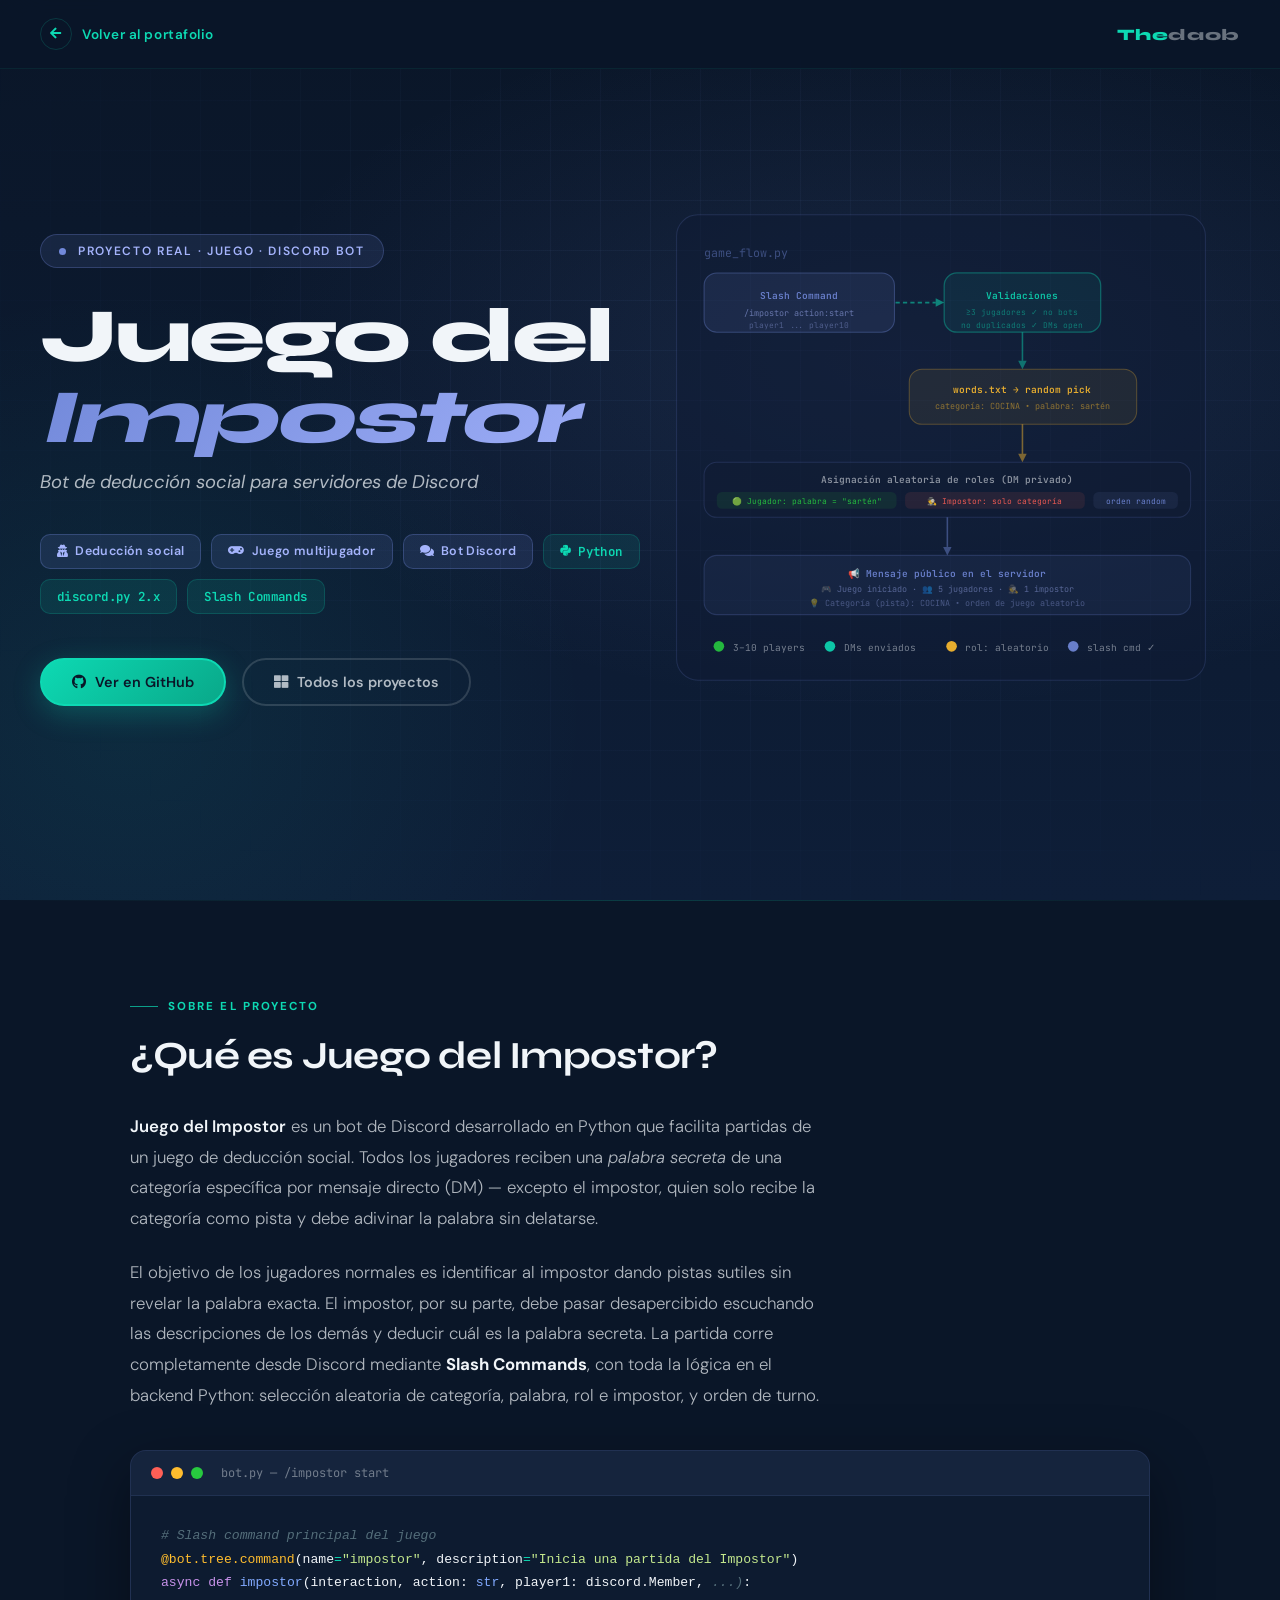
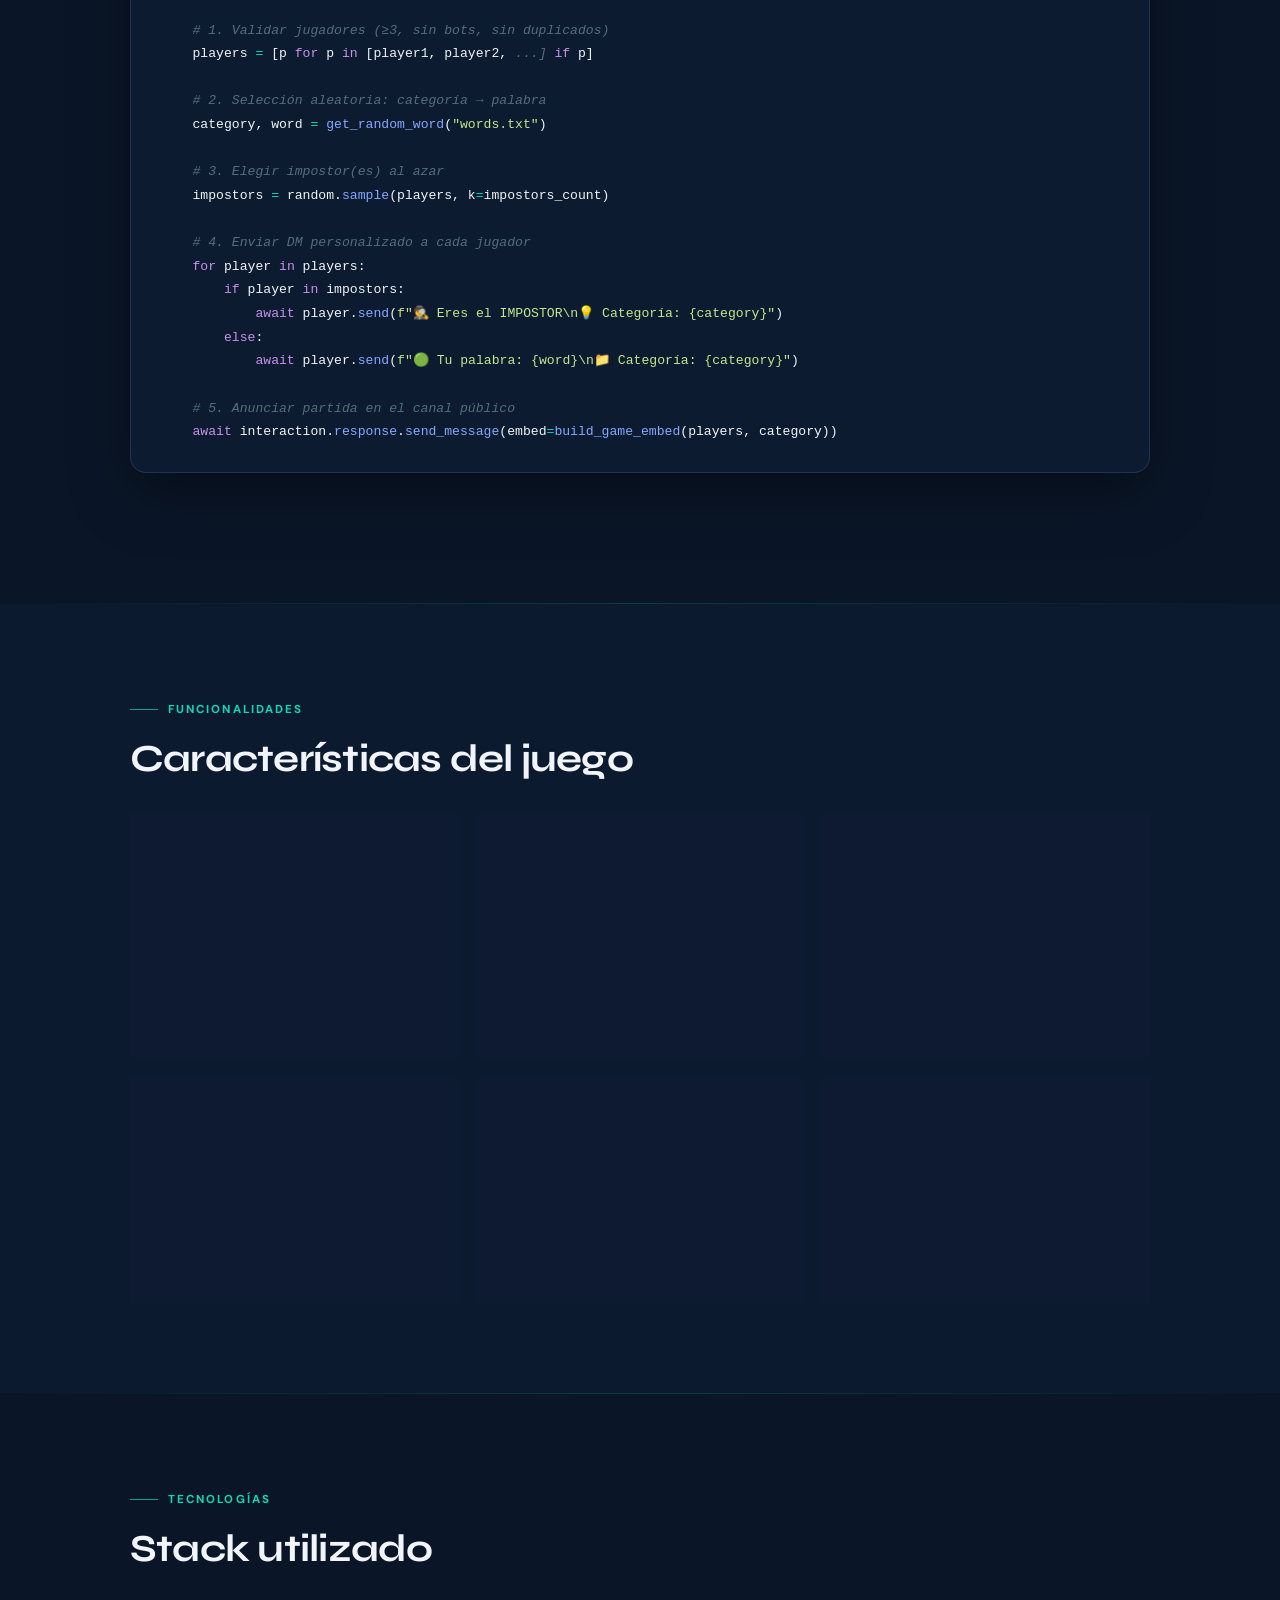
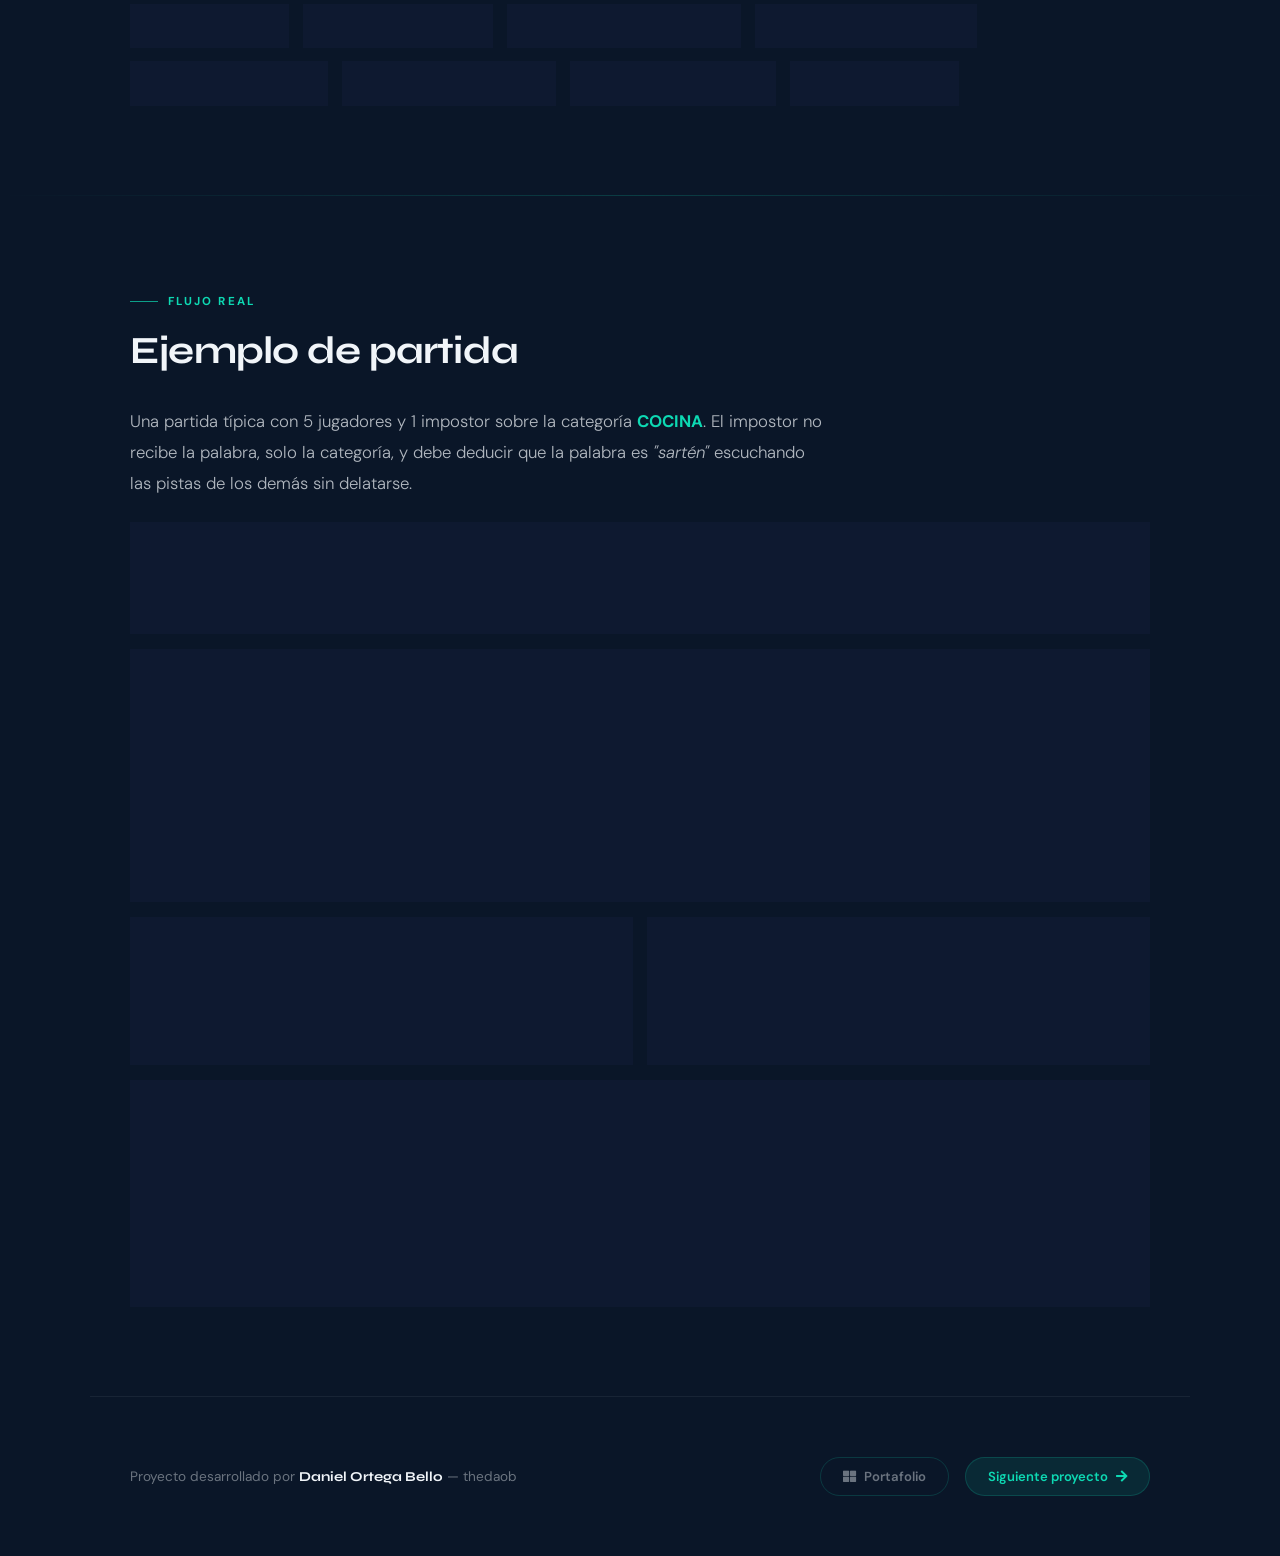
<file: proyectos/importordiscord.html>
<!DOCTYPE html>
<html lang="es">
<head>
  <meta charset="UTF-8">
  <meta name="viewport" content="width=device-width, initial-scale=1.0">
  <title>Juego del Impostor — Discord Bot | Daniel Ortega</title>
  <meta name="description" content="Bot de Discord en Python para juegos de deducción social. Los jugadores reciben una palabra secreta excepto el impostor, quien solo tiene la categoría como pista.">

  <!-- Fonts -->
  <link rel="preconnect" href="https://fonts.googleapis.com">
  <link href="https://fonts.googleapis.com/css2?family=Syne:wght@400;600;700;800&family=DM+Sans:ital,wght@0,300;0,400;0,500;0,600;1,300&family=JetBrains+Mono:wght@400;500&display=swap" rel="stylesheet">
  <link href="https://cdnjs.cloudflare.com/ajax/libs/font-awesome/5.10.0/css/all.min.css" rel="stylesheet">

  <style>
    /* ─────────────────────────────────────────────────────────
       DESIGN SYSTEM
    ───────────────────────────────────────────────────────── */
    :root {
      --c-bg:         #0a1628;
      --c-bg2:        #0e1e38;
      --c-surface:    rgba(16,28,52,.78);
      --c-primary:    #0DD9B3;
      --c-primary-d:  #09A889;
      --c-primary-l:  #5FFFDA;
      --c-discord:    #7289DA;
      --c-discord-l:  #a5b4fc;
      --c-border:     rgba(13,217,179,.18);
      --c-border-h:   rgba(13,217,179,.55);
      --c-text:       #f1f5f9;
      --c-text-mid:   rgba(241,245,249,.72);
      --c-text-muted: rgba(241,245,249,.42);
      --f-display:    'Syne', sans-serif;
      --f-body:       'DM Sans', sans-serif;
      --f-mono:       'JetBrains Mono', monospace;
      --ease:         cubic-bezier(.2,.8,.2,1);
    }

    /* ─── Reset + Base ───────────────────────────────────── */
    *, *::before, *::after { box-sizing: border-box; margin: 0; padding: 0; }

    html { scroll-behavior: smooth; }

    body {
      font-family: var(--f-body);
      background: var(--c-bg);
      color: var(--c-text);
      min-height: 100vh;
      overflow-x: hidden;
    }

    a { text-decoration: none; color: inherit; }
    ul { list-style: none; }

    /* ─── Scrollbar personalizado ───────────────────────── */
    ::-webkit-scrollbar { width: 6px; }
    ::-webkit-scrollbar-track { background: var(--c-bg); }
    ::-webkit-scrollbar-thumb { background: var(--c-border-h); border-radius: 3px; }

    /* ─────────────────────────────────────────────────────
       NAV BAR
    ───────────────────────────────────────────────────── */
    .pnav {
      position: fixed;
      top: 0; left: 0; right: 0;
      z-index: 100;
      padding: 18px 40px;
      display: flex;
      align-items: center;
      justify-content: space-between;
      background: rgba(10,22,40,.85);
      backdrop-filter: blur(20px);
      -webkit-backdrop-filter: blur(20px);
      border-bottom: 1px solid rgba(13,217,179,.08);
      transition: padding .4s var(--ease);
    }

    .pnav__back {
      display: inline-flex;
      align-items: center;
      gap: 10px;
      font-size: .85rem;
      font-weight: 600;
      color: var(--c-primary);
      transition: gap .3s var(--ease), opacity .3s;
      letter-spacing: .04em;
    }
    .pnav__back:hover { gap: 14px; opacity: .85; }

    .pnav__back-icon {
      width: 32px; height: 32px;
      border-radius: 50%;
      border: 1px solid var(--c-border);
      display: flex; align-items: center; justify-content: center;
      font-size: .8rem;
      transition: background .3s, border-color .3s;
    }
    .pnav__back:hover .pnav__back-icon {
      background: rgba(13,217,179,.12);
      border-color: var(--c-border-h);
    }

    .pnav__logo {
      font-family: var(--f-display);
      font-size: 1rem;
      font-weight: 800;
      color: var(--c-text-muted);
      letter-spacing: .04em;
    }
    .pnav__logo span { color: var(--c-primary); }

    /* ─────────────────────────────────────────────────────
       HERO DEL PROYECTO
    ───────────────────────────────────────────────────── */
    .phero {
      position: relative;
      min-height: 100vh;
      display: flex;
      align-items: center;
      padding: 120px 40px 80px;
      overflow: hidden;
    }

    /* Fondo animado */
    .phero__bg {
      position: absolute;
      inset: 0;
      background:
        radial-gradient(ellipse 80% 60% at 70% 40%, rgba(114,137,218,.12) 0%, transparent 65%),
        radial-gradient(ellipse 60% 80% at 10% 80%, rgba(13,217,179,.08) 0%, transparent 60%),
        linear-gradient(180deg, #0a1628 0%, #0e1e38 100%);
    }

    /* Grid decorativa */
    .phero__grid {
      position: absolute;
      inset: 0;
      background-image:
        linear-gradient(rgba(114,137,218,.06) 1px, transparent 1px),
        linear-gradient(90deg, rgba(114,137,218,.06) 1px, transparent 1px);
      background-size: 50px 50px;
      mask-image: radial-gradient(ellipse 70% 70% at 60% 40%, #000 30%, transparent 100%);
    }

    /* Partículas decorativas SVG */
    .phero__deco {
      position: absolute;
      right: 5%;
      top: 50%;
      transform: translateY(-50%);
      width: min(550px, 45vw);
      opacity: .9;
    }

    .phero__content {
      position: relative;
      z-index: 2;
      max-width: 680px;
    }

    .phero__kicker {
      display: inline-flex;
      align-items: center;
      gap: 12px;
      padding: 8px 18px;
      background: rgba(114,137,218,.12);
      border: 1px solid rgba(114,137,218,.28);
      border-radius: 999px;
      font-size: .75rem;
      font-weight: 600;
      letter-spacing: .14em;
      text-transform: uppercase;
      color: var(--c-discord-l);
      margin-bottom: 28px;
      animation: fadeInDown .8s var(--ease) both;
    }

    .phero__kicker-dot {
      width: 7px; height: 7px;
      border-radius: 50%;
      background: var(--c-discord);
      animation: pulse-dot 2s infinite;
    }

    @keyframes pulse-dot {
      0%,100% { box-shadow: 0 0 0 0 rgba(114,137,218,.7); }
      50% { box-shadow: 0 0 0 6px rgba(114,137,218,0); }
    }

    .phero__title {
      font-family: var(--f-display);
      font-size: clamp(2.8rem, 6vw, 5rem);
      font-weight: 800;
      line-height: 1.05;
      letter-spacing: -.03em;
      color: var(--c-text);
      margin-bottom: 10px;
      animation: fadeInLeft .9s var(--ease) .1s both;
    }

    .phero__title-accent {
      display: block;
      background: linear-gradient(135deg, #7289DA 0%, var(--c-discord-l) 100%);
      -webkit-background-clip: text;
      -webkit-text-fill-color: transparent;
      background-clip: text;
    }

    .phero__subtitle {
      font-size: 1.15rem;
      font-weight: 400;
      color: var(--c-text-mid);
      margin-bottom: 36px;
      line-height: 1.65;
      font-style: italic;
      animation: fadeIn 1s var(--ease) .3s both;
    }

    .phero__badges {
      display: flex;
      flex-wrap: wrap;
      gap: 10px;
      margin-bottom: 44px;
      animation: fadeInUp .9s var(--ease) .4s both;
    }

    .phero__badge {
      display: inline-flex;
      align-items: center;
      gap: 7px;
      padding: 8px 16px;
      border-radius: var(--radius-sm, 10px);
      font-size: .78rem;
      font-weight: 600;
      letter-spacing: .03em;
    }

    .phero__badge--cat {
      background: rgba(114,137,218,.14);
      color: var(--c-discord-l);
      border: 1px solid rgba(114,137,218,.3);
    }

    .phero__badge--tech {
      background: rgba(13,217,179,.1);
      color: var(--c-primary);
      border: 1px solid var(--c-border);
      font-family: var(--f-mono);
    }

    .phero__ctas {
      display: flex;
      gap: 16px;
      flex-wrap: wrap;
      animation: fadeInUp .9s var(--ease) .55s both;
    }

    .btn-primary, .btn-ghost {
      display: inline-flex;
      align-items: center;
      gap: 9px;
      padding: 13px 30px;
      border-radius: 999px;
      font-size: .9rem;
      font-weight: 600;
      transition: all .4s var(--ease);
      border: 2px solid;
    }

    .btn-primary {
      background: linear-gradient(135deg, var(--c-primary) 0%, var(--c-primary-d) 100%);
      color: #0a1628;
      border-color: var(--c-primary);
      box-shadow: 0 8px 28px rgba(13,217,179,.25);
    }
    .btn-primary:hover {
      transform: translateY(-3px);
      box-shadow: 0 14px 40px rgba(13,217,179,.4);
    }

    .btn-ghost {
      background: transparent;
      color: var(--c-text-mid);
      border-color: rgba(241,245,249,.15);
    }
    .btn-ghost:hover {
      border-color: var(--c-border-h);
      color: var(--c-primary);
      background: rgba(13,217,179,.06);
      transform: translateY(-3px);
    }

    /* Decoración hero — diagrama bot */
    .phero__diagram {
      width: 100%;
      height: 100%;
    }

    @keyframes fadeInDown {
      from { opacity:0; transform: translateY(-20px); }
      to   { opacity:1; transform: translateY(0); }
    }
    @keyframes fadeInLeft {
      from { opacity:0; transform: translateX(-30px); }
      to   { opacity:1; transform: translateX(0); }
    }
    @keyframes fadeInUp {
      from { opacity:0; transform: translateY(20px); }
      to   { opacity:1; transform: translateY(0); }
    }
    @keyframes fadeIn {
      from { opacity:0; }
      to   { opacity:1; }
    }

    /* ─────────────────────────────────────────────────────
       SECCIONES DE CONTENIDO
    ───────────────────────────────────────────────────── */
    .psection {
      padding: 90px 40px;
      max-width: 1100px;
      margin: 0 auto;
    }

    .psection--alt {
      background: rgba(14,30,56,.5);
      max-width: 100%;
      padding: 90px 0;
    }
    .psection--alt .psection__inner {
      max-width: 1100px;
      margin: 0 auto;
      padding: 0 40px;
    }

    /* Etiqueta de sección */
    .psection__label {
      display: inline-flex;
      align-items: center;
      gap: 10px;
      font-size: .72rem;
      font-weight: 700;
      letter-spacing: .18em;
      text-transform: uppercase;
      color: var(--c-primary);
      margin-bottom: 18px;
    }
    .psection__label::before {
      content: '';
      display: inline-block;
      width: 28px; height: 1px;
      background: var(--c-primary);
      opacity: .7;
    }

    .psection__heading {
      font-family: var(--f-display);
      font-size: clamp(1.6rem, 3vw, 2.4rem);
      font-weight: 700;
      color: var(--c-text);
      margin-bottom: 32px;
      letter-spacing: -.02em;
    }

    /* ─── Descripción ───────────────────────────────────── */
    .pdesc__text {
      font-size: 1.05rem;
      line-height: 1.82;
      color: var(--c-text-mid);
      font-weight: 300;
      max-width: 700px;
      margin-bottom: 24px;
    }

    /* ─── Grid de características ────────────────────── */
    .pfeatures__grid {
      display: grid;
      grid-template-columns: repeat(auto-fill, minmax(280px, 1fr));
      gap: 20px;
      margin-top: 12px;
    }

    .pfeature {
      background: var(--c-surface);
      border: 1px solid var(--c-border);
      border-radius: 16px;
      padding: 24px 26px;
      backdrop-filter: blur(14px);
      transition: border-color .4s var(--ease), transform .4s var(--ease), box-shadow .4s var(--ease);
      /* Reveal */
      opacity: 0;
      transform: translateY(24px);
    }
    .pfeature.is-visible {
      opacity: 1; transform: translateY(0);
    }
    .pfeature:hover {
      border-color: var(--c-border-h);
      transform: translateY(-4px);
      box-shadow: 0 12px 40px rgba(13,217,179,.08);
    }

    .pfeature__icon {
      width: 44px; height: 44px;
      border-radius: 12px;
      background: rgba(13,217,179,.12);
      border: 1px solid var(--c-border);
      display: flex; align-items: center; justify-content: center;
      font-size: 1.1rem;
      color: var(--c-primary);
      margin-bottom: 16px;
    }

    .pfeature__title {
      font-family: var(--f-display);
      font-size: .95rem;
      font-weight: 700;
      color: var(--c-text);
      margin-bottom: 8px;
      letter-spacing: -.01em;
    }

    .pfeature__desc {
      font-size: .85rem;
      line-height: 1.65;
      color: var(--c-text-muted);
      font-weight: 300;
    }

    /* ─── Tech Stack ────────────────────────────────────── */
    .ptech__grid {
      display: flex;
      flex-wrap: wrap;
      gap: 14px;
    }

    .ptech__item {
      display: inline-flex;
      align-items: center;
      gap: 10px;
      padding: 12px 22px;
      background: var(--c-surface);
      border: 1px solid var(--c-border);
      border-radius: 12px;
      backdrop-filter: blur(14px);
      font-family: var(--f-mono);
      font-size: .82rem;
      color: var(--c-text-mid);
      transition: all .4s var(--ease);
      opacity: 0; transform: translateY(20px);
    }
    .ptech__item.is-visible { opacity: 1; transform: translateY(0); }
    .ptech__item:hover {
      background: rgba(13,217,179,.1);
      border-color: var(--c-border-h);
      color: var(--c-primary);
      transform: translateY(-3px);
    }

    .ptech__item i { font-size: 1.1rem; }

    /* ─── Bloque de código decorativo ──────────────────── */
    .pcode {
      background: #0d1b30;
      border: 1px solid rgba(114,137,218,.2);
      border-radius: 16px;
      overflow: hidden;
      margin: 40px 0;
      box-shadow: 0 20px 60px rgba(0,0,0,.4);
    }

    .pcode__header {
      padding: 14px 20px;
      background: rgba(114,137,218,.08);
      border-bottom: 1px solid rgba(114,137,218,.12);
      display: flex;
      align-items: center;
      gap: 8px;
    }

    .pcode__dot {
      width: 12px; height: 12px;
      border-radius: 50%;
    }
    .pcode__dot:nth-child(1) { background: #FF5F56; }
    .pcode__dot:nth-child(2) { background: #FFBD2E; }
    .pcode__dot:nth-child(3) { background: #27C93F; }

    .pcode__filename {
      margin-left: 10px;
      font-family: var(--f-mono);
      font-size: .75rem;
      color: var(--c-text-muted);
    }

    .pcode__body {
      padding: 28px 30px;
      font-family: var(--f-mono);
      font-size: .82rem;
      line-height: 1.8;
      overflow-x: auto;
    }

    .tok-keyword  { color: #c792ea; }
    .tok-fn       { color: #82aaff; }
    .tok-string   { color: #c3e88d; }
    .tok-comment  { color: #546e7a; font-style: italic; }
    .tok-var      { color: #f07178; }
    .tok-num      { color: #f78c6c; }
    .tok-op       { color: var(--c-primary); }
    .tok-dec      { color: #FFBD2E; }

    /* ─── Footer de página ───────────────────────────── */
    .ppage-footer {
      padding: 60px 40px;
      display: flex;
      align-items: center;
      justify-content: space-between;
      max-width: 1100px;
      margin: 0 auto;
      border-top: 1px solid rgba(241,245,249,.06);
      flex-wrap: wrap;
      gap: 24px;
    }

    .ppage-footer__text {
      font-size: .85rem;
      color: var(--c-text-muted);
    }
    .ppage-footer__text strong {
      color: var(--c-text);
      font-family: var(--f-display);
    }

    .ppage-footer__nav {
      display: flex;
      gap: 16px;
    }

    .ppage-footer__btn {
      display: inline-flex;
      align-items: center;
      gap: 8px;
      padding: 10px 22px;
      border-radius: 999px;
      font-size: .82rem;
      font-weight: 600;
      transition: all .35s var(--ease);
    }

    .ppage-footer__btn--ghost {
      border: 1px solid var(--c-border);
      color: var(--c-text-muted);
    }
    .ppage-footer__btn--ghost:hover {
      border-color: var(--c-border-h);
      color: var(--c-primary);
      background: rgba(13,217,179,.06);
    }

    .ppage-footer__btn--next {
      background: rgba(13,217,179,.1);
      border: 1px solid var(--c-border);
      color: var(--c-primary);
    }
    .ppage-footer__btn--next:hover {
      background: rgba(13,217,179,.2);
      border-color: var(--c-border-h);
      transform: translateX(4px);
    }

    /* ─── Separador decorativo ──────────────────────── */
    .pdivider {
      width: 100%;
      height: 1px;
      background: linear-gradient(90deg, transparent, rgba(13,217,179,.2), transparent);
      margin: 0;
      border: none;
    }

    /* ─── Reveal animations ─────────────────────────── */
    [data-reveal] {
      opacity: 0;
      transform: translateY(24px);
      transition: opacity .7s var(--ease), transform .7s var(--ease);
    }
    [data-reveal].is-visible { opacity: 1; transform: none; }

    /* ─── Responsive ─────────────────────────────────── */
    @media (max-width: 768px) {
      .pnav { padding: 14px 20px; }
      .phero { padding: 110px 20px 70px; min-height: auto; }
      .phero__deco { display: none; }
      .psection { padding: 70px 20px; }
      .psection--alt .psection__inner { padding: 0 20px; }
      .pfeatures__grid { grid-template-columns: 1fr; }
      .ppage-footer { padding: 40px 20px; flex-direction: column; align-items: flex-start; }
    }

    @media (prefers-reduced-motion: reduce) {
      *, *::before, *::after { animation: none !important; transition: none !important; }
      [data-reveal], .pfeature, .ptech__item { opacity: 1 !important; transform: none !important; }
    }
  </style>
</head>
<body>

  <!-- ── Navegación ─────────────────────────────────────────── -->
  <nav class="pnav" role="navigation" aria-label="Navegación del proyecto">
    <a href="../index.html" class="pnav__back">
      <span class="pnav__back-icon" aria-hidden="true">
        <i class="fas fa-arrow-left"></i>
      </span>
      Volver al portafolio
    </a>
    <span class="pnav__logo"><span>The</span>daob</span>
  </nav>

  <!-- ── Hero ───────────────────────────────────────────────── -->
  <section class="phero" aria-label="Presentación del proyecto">

    <div class="phero__bg" aria-hidden="true"></div>
    <div class="phero__grid" aria-hidden="true"></div>

    <div class="phero__content">

      <div class="phero__kicker">
        <span class="phero__kicker-dot" aria-hidden="true"></span>
        Proyecto real · Juego · Discord Bot
      </div>

      <h1 class="phero__title">
        Juego del
        <em class="phero__title-accent">Impostor</em>
      </h1>

      <p class="phero__subtitle">
        Bot de deducción social para servidores de Discord
      </p>

      <div class="phero__badges">
        <span class="phero__badge phero__badge--cat">
          <i class="fas fa-user-secret" aria-hidden="true"></i>
          Deducción social
        </span>
        <span class="phero__badge phero__badge--cat">
          <i class="fas fa-gamepad" aria-hidden="true"></i>
          Juego multijugador
        </span>
        <span class="phero__badge phero__badge--cat">
          <i class="fas fa-comments" aria-hidden="true"></i>
          Bot Discord
        </span>
        <span class="phero__badge phero__badge--tech">
          <i class="fab fa-python" aria-hidden="true"></i>
          Python
        </span>
        <span class="phero__badge phero__badge--tech">
          discord.py 2.x
        </span>
        <span class="phero__badge phero__badge--tech">
          Slash Commands
        </span>
      </div>

      <div class="phero__ctas">
        <a href="https://github.com/Thedaob" target="_blank" rel="noopener noreferrer" class="btn-primary">
          <i class="fab fa-github" aria-hidden="true"></i>
          Ver en GitHub
        </a>
        <a href="../index.html#projects" class="btn-ghost">
          <i class="fas fa-th-large" aria-hidden="true"></i>
          Todos los proyectos
        </a>
      </div>

    </div>

    <!-- Diagrama decorativo del bot -->
    <div class="phero__deco" aria-hidden="true">
      <svg class="phero__diagram" viewBox="0 0 520 460" fill="none" xmlns="http://www.w3.org/2000/svg">
        <!-- Fondo del diagrama -->
        <rect x="10" y="10" width="500" height="440" rx="20" fill="rgba(16,28,52,.6)" stroke="rgba(114,137,218,.2)" stroke-width="1"/>

        <!-- Título -->
        <text x="36" y="50" font-family="JetBrains Mono, monospace" font-size="11" fill="rgba(114,137,218,.5)">game_flow.py</text>

        <!-- /impostor start command -->
        <rect x="36" y="65" width="180" height="56" rx="12" fill="rgba(114,137,218,.12)" stroke="rgba(114,137,218,.4)" stroke-width="1"/>
        <text x="126" y="90" font-family="JetBrains Mono, monospace" font-size="9" fill="#7289DA" text-anchor="middle" font-weight="600">Slash Command</text>
        <text x="126" y="106" font-family="JetBrains Mono, monospace" font-size="8" fill="rgba(165,180,252,.6)" text-anchor="middle">/impostor action:start</text>
        <text x="126" y="117" font-family="JetBrains Mono, monospace" font-size="7.5" fill="rgba(165,180,252,.4)" text-anchor="middle">player1 ... player10</text>

        <!-- Flecha → Validación -->
        <path d="M217 93 L255 93" stroke="rgba(13,217,179,.6)" stroke-width="1.5" stroke-dasharray="4 3"/>
        <polygon points="255,89 263,93 255,97" fill="rgba(13,217,179,.6)"/>

        <!-- Validaciones -->
        <rect x="263" y="65" width="148" height="56" rx="12" fill="rgba(13,217,179,.08)" stroke="rgba(13,217,179,.4)" stroke-width="1.2"/>
        <text x="337" y="90" font-family="JetBrains Mono, monospace" font-size="9" fill="#0DD9B3" text-anchor="middle" font-weight="600">Validaciones</text>
        <text x="337" y="105" font-family="JetBrains Mono, monospace" font-size="7.5" fill="rgba(13,217,179,.5)" text-anchor="middle">≥3 jugadores  ✓  no bots</text>
        <text x="337" y="117" font-family="JetBrains Mono, monospace" font-size="7.5" fill="rgba(13,217,179,.5)" text-anchor="middle">no duplicados  ✓  DMs open</text>

        <!-- Flecha → words.txt -->
        <path d="M337 121 L337 148" stroke="rgba(13,217,179,.5)" stroke-width="1.5"/>
        <polygon points="333,148 337,156 341,148" fill="rgba(13,217,179,.5)"/>

        <!-- words.txt / categoría aleatoria -->
        <rect x="230" y="156" width="215" height="52" rx="12" fill="rgba(255,189,46,.08)" stroke="rgba(255,189,46,.3)" stroke-width="1"/>
        <text x="337" y="178" font-family="JetBrains Mono, monospace" font-size="9" fill="#FFBD2E" text-anchor="middle" font-weight="600">words.txt → random pick</text>
        <text x="337" y="194" font-family="JetBrains Mono, monospace" font-size="8" fill="rgba(255,189,46,.55)" text-anchor="middle">categoría: COCINA  •  palabra: sartén</text>

        <!-- Flecha → Asignación de roles -->
        <path d="M337 208 L337 236" stroke="rgba(255,189,46,.5)" stroke-width="1.5"/>
        <polygon points="333,236 337,244 341,236" fill="rgba(255,189,46,.5)"/>

        <!-- Asignación de roles -->
        <rect x="36" y="244" width="460" height="52" rx="12" fill="rgba(16,28,52,.7)" stroke="rgba(114,137,218,.2)" stroke-width="1"/>
        <text x="266" y="264" font-family="JetBrains Mono, monospace" font-size="9" fill="rgba(241,245,249,.6)" text-anchor="middle" font-weight="600">Asignación aleatoria de roles (DM privado)</text>
        <!-- Jugador normal -->
        <rect x="48" y="272" width="170" height="16" rx="5" fill="rgba(39,201,63,.1)"/>
        <text x="133" y="283" font-family="JetBrains Mono, monospace" font-size="7.5" fill="#27C93F" text-anchor="middle">🟢 Jugador: palabra = "sartén"</text>
        <!-- Impostor -->
        <rect x="226" y="272" width="170" height="16" rx="5" fill="rgba(255,95,86,.1)"/>
        <text x="311" y="283" font-family="JetBrains Mono, monospace" font-size="7.5" fill="#FF5F56" text-anchor="middle">🕵️ Impostor: solo categoría</text>
        <!-- Orden -->
        <rect x="404" y="272" width="80" height="16" rx="5" fill="rgba(114,137,218,.1)"/>
        <text x="444" y="283" font-family="JetBrains Mono, monospace" font-size="7.5" fill="#7289DA" text-anchor="middle">orden random</text>

        <!-- Flecha → Mensaje público -->
        <path d="M266 296 L266 324" stroke="rgba(114,137,218,.5)" stroke-width="1.5"/>
        <polygon points="262,324 266,332 270,324" fill="rgba(114,137,218,.5)"/>

        <!-- Mensaje público en servidor -->
        <rect x="36" y="332" width="460" height="56" rx="12" fill="rgba(114,137,218,.08)" stroke="rgba(114,137,218,.25)" stroke-width="1"/>
        <text x="266" y="352" font-family="JetBrains Mono, monospace" font-size="9" fill="#7289DA" text-anchor="middle" font-weight="600">📢 Mensaje público en el servidor</text>
        <text x="266" y="367" font-family="JetBrains Mono, monospace" font-size="8" fill="rgba(165,180,252,.5)" text-anchor="middle">🎮 Juego iniciado · 👥 5 jugadores · 🕵️ 1 impostor</text>
        <text x="266" y="380" font-family="JetBrains Mono, monospace" font-size="8" fill="rgba(165,180,252,.4)" text-anchor="middle">💡 Categoría (pista): COCINA  •  orden de juego aleatorio</text>

        <!-- Status bar -->
        <circle cx="50" cy="418" r="5" fill="#27C93F"/>
        <text x="63" y="422" font-family="JetBrains Mono, monospace" font-size="9" fill="rgba(241,245,249,.5)">3–10 players</text>
        <circle cx="155" cy="418" r="5" fill="#0DD9B3"/>
        <text x="168" y="422" font-family="JetBrains Mono, monospace" font-size="9" fill="rgba(241,245,249,.5)">DMs enviados</text>
        <circle cx="270" cy="418" r="5" fill="#FFBD2E"/>
        <text x="283" y="422" font-family="JetBrains Mono, monospace" font-size="9" fill="rgba(241,245,249,.5)">rol: aleatorio</text>
        <circle cx="385" cy="418" r="5" fill="#7289DA"/>
        <text x="398" y="422" font-family="JetBrains Mono, monospace" font-size="9" fill="rgba(241,245,249,.5)">slash cmd ✓</text>
      </svg>
    </div>

  </section>

  <hr class="pdivider">

  <section class="psection" aria-labelledby="desc-heading">
    <p class="psection__label">Sobre el proyecto</p>
    <h2 class="psection__heading" id="desc-heading" data-reveal>¿Qué es Juego del Impostor?</h2>

    <p class="pdesc__text" data-reveal>
      <strong style="color: var(--c-text); font-weight: 600;">Juego del Impostor</strong> es un bot de 
      Discord desarrollado en Python que facilita partidas de un juego de deducción social. Todos los 
      jugadores reciben una <em>palabra secreta</em> de una categoría específica por mensaje directo 
      (DM) — excepto el impostor, quien solo recibe la categoría como pista y debe adivinar 
      la palabra sin delatarse.
    </p>

    <p class="pdesc__text" data-reveal>
      El objetivo de los jugadores normales es identificar al impostor dando pistas sutiles sin revelar 
      la palabra exacta. El impostor, por su parte, debe pasar desapercibido escuchando las descripciones 
      de los demás y deducir cuál es la palabra secreta. La partida corre completamente desde Discord 
      mediante <strong style="color: var(--c-text);">Slash Commands</strong>, con toda la lógica en el 
      backend Python: selección aleatoria de categoría, palabra, rol e impostor, y orden de turno.
    </p>

    <!-- Bloque de código decorativo -->
    <div class="pcode" data-reveal>
      <div class="pcode__header">
        <div class="pcode__dot"></div>
        <div class="pcode__dot"></div>
        <div class="pcode__dot"></div>
        <span class="pcode__filename">bot.py — /impostor start</span>
      </div>
      <div class="pcode__body">
        <pre><span class="tok-comment"># Slash command principal del juego</span>
<span class="tok-dec">@bot.tree.command</span>(name<span class="tok-op">=</span><span class="tok-string">"impostor"</span>, description<span class="tok-op">=</span><span class="tok-string">"Inicia una partida del Impostor"</span>)
<span class="tok-keyword">async def</span> <span class="tok-fn">impostor</span>(interaction, action: <span class="tok-fn">str</span>, player1: discord.Member, <span class="tok-comment">...)</span>:

    <span class="tok-comment"># 1. Validar jugadores (≥3, sin bots, sin duplicados)</span>
    players <span class="tok-op">=</span> [p <span class="tok-keyword">for</span> p <span class="tok-keyword">in</span> [player1, player2, <span class="tok-comment">...]</span> <span class="tok-keyword">if</span> p]

    <span class="tok-comment"># 2. Selección aleatoria: categoría → palabra</span>
    category, word <span class="tok-op">=</span> <span class="tok-fn">get_random_word</span>(<span class="tok-string">"words.txt"</span>)

    <span class="tok-comment"># 3. Elegir impostor(es) al azar</span>
    impostors <span class="tok-op">=</span> random.<span class="tok-fn">sample</span>(players, k<span class="tok-op">=</span>impostors_count)

    <span class="tok-comment"># 4. Enviar DM personalizado a cada jugador</span>
    <span class="tok-keyword">for</span> player <span class="tok-keyword">in</span> players:
        <span class="tok-keyword">if</span> player <span class="tok-keyword">in</span> impostors:
            <span class="tok-keyword">await</span> player.<span class="tok-fn">send</span>(<span class="tok-string">f"🕵️ Eres el IMPOSTOR\n💡 Categoría: {category}"</span>)
        <span class="tok-keyword">else</span>:
            <span class="tok-keyword">await</span> player.<span class="tok-fn">send</span>(<span class="tok-string">f"🟢 Tu palabra: {word}\n📁 Categoría: {category}"</span>)

    <span class="tok-comment"># 5. Anunciar partida en el canal público</span>
    <span class="tok-keyword">await</span> interaction.<span class="tok-fn">response</span>.<span class="tok-fn">send_message</span>(embed<span class="tok-op">=</span><span class="tok-fn">build_game_embed</span>(players, category))</pre>
      </div>
    </div>

  </section>

  <hr class="pdivider">

  <!-- ── Características ──────────────────────────────────────── -->
  <section class="psection--alt" aria-labelledby="features-heading">
    <div class="psection__inner">
      <p class="psection__label">Funcionalidades</p>
      <h2 class="psection__heading" id="features-heading" data-reveal>Características del juego</h2>

      <div class="pfeatures__grid">

        <div class="pfeature" data-feature>
          <div class="pfeature__icon"><i class="fas fa-random" aria-hidden="true"></i></div>
          <h3 class="pfeature__title">Sistema completamente aleatorio</h3>
          <p class="pfeature__desc">Categorías, palabras, impostores y orden de turno se seleccionan al azar en cada partida, garantizando que ninguna ronda sea igual a la anterior.</p>
        </div>

        <div class="pfeature" data-feature>
          <div class="pfeature__icon"><i class="fas fa-envelope" aria-hidden="true"></i></div>
          <h3 class="pfeature__title">Mensajes privados por DM</h3>
          <p class="pfeature__desc">Cada jugador recibe su rol y palabra por mensaje directo (DM). El impostor solo recibe la categoría. El bot notifica si algún jugador tiene los DMs cerrados.</p>
        </div>

        <div class="pfeature" data-feature>
          <div class="pfeature__icon"><i class="fas fa-layer-group" aria-hidden="true"></i></div>
          <h3 class="pfeature__title">Múltiples categorías</h3>
          <p class="pfeature__desc">Base de palabras en <code style="font-family:var(--f-mono);font-size:.78em;color:var(--c-primary);">words.txt</code> con categorías configurables: Lugares, Gaming, Cocina, Música, Deportes y más. Fácilmente extensible.</p>
        </div>

        <div class="pfeature" data-feature>
          <div class="pfeature__icon"><i class="fas fa-users" aria-hidden="true"></i></div>
          <h3 class="pfeature__title">3 a 10 jugadores</h3>
          <p class="pfeature__desc">Soporta partidas de diferentes tamaños con mínimo 3 jugadores. Recomendado entre 4 y 8 para la mejor experiencia. Número de impostores configurable.</p>
        </div>

        <div class="pfeature" data-feature>
          <div class="pfeature__icon"><i class="fas fa-terminal" aria-hidden="true"></i></div>
          <h3 class="pfeature__title">Slash Commands modernos</h3>
          <p class="pfeature__desc">Interfaz nativa de Discord con <code style="font-family:var(--f-mono);font-size:.78em;color:var(--c-primary);">/impostor action:start</code>, autocompletado de parámetros y validación de entradas en tiempo real.</p>
        </div>

        <div class="pfeature" data-feature>
          <div class="pfeature__icon"><i class="fas fa-shield-alt" aria-hidden="true"></i></div>
          <h3 class="pfeature__title">Validaciones robustas</h3>
          <p class="pfeature__desc">El bot verifica: mínimo 3 jugadores, no se aceptan bots ni jugadores duplicados, al menos 1 impostor y que no sean todos impostores. Errores descriptivos por canal.</p>
        </div>

      </div>
    </div>
  </section>

  <hr class="pdivider">

  <!-- ── Tech Stack ──────────────────────────────────────────── -->
  <section class="psection" aria-labelledby="tech-heading">
    <p class="psection__label">Tecnologías</p>
    <h2 class="psection__heading" id="tech-heading" data-reveal>Stack utilizado</h2>

    <div class="ptech__grid">
      <span class="ptech__item" data-tech><i class="fab fa-python" aria-hidden="true"></i> Python 3.8+</span>
      <span class="ptech__item" data-tech>discord.py ≥ 2.0.0</span>
      <span class="ptech__item" data-tech><i class="fas fa-key" aria-hidden="true"></i> python-dotenv ≥ 0.19</span>
      <span class="ptech__item" data-tech>Discord Slash Commands</span>
      <span class="ptech__item" data-tech>Discord Gateway API</span>
      <span class="ptech__item" data-tech>Server Members Intent</span>
      <span class="ptech__item" data-tech>asyncio / coroutines</span>
      <span class="ptech__item" data-tech><i class="fab fa-github" aria-hidden="true"></i> Git / GitHub</span>
    </div>
  </section>

  <hr class="pdivider">

  <!-- ── Ejemplo de partida ──────────────────────────────────── -->
  <section class="psection" aria-labelledby="example-heading">
    <p class="psection__label">Flujo real</p>
    <h2 class="psection__heading" id="example-heading" data-reveal>Ejemplo de partida</h2>

    <p class="pdesc__text" data-reveal>
      Una partida típica con 5 jugadores y 1 impostor sobre la categoría <strong style="color:var(--c-primary);">COCINA</strong>. 
      El impostor no recibe la palabra, solo la categoría, y debe deducir que la palabra es <em>"sartén"</em> 
      escuchando las pistas de los demás sin delatarse.
    </p>

    <div class="pgame-example" data-reveal>

      <!-- Comando de inicio -->
      <div class="pgame__block pgame__block--command">
        <div class="pgame__block-label">
          <i class="fas fa-terminal"></i> Slash Command
        </div>
        <code class="pgame__command">/impostor action:start player1:@Alice player2:@Bob player3:@Charlie player4:@David player5:@Eve impostors:1</code>
      </div>

      <!-- Mensaje público -->
      <div class="pgame__block pgame__block--public">
        <div class="pgame__block-label">
          <i class="fas fa-broadcast-tower"></i> Canal público del servidor
        </div>
        <div class="pgame__discord-msg">
          <div class="pgame__msg-line pgame__msg-line--title">🎮 Juego iniciado correctamente</div>
          <div class="pgame__msg-line">👥 Jugadores <span class="pgame__val">(5)</span>: Alice, Bob, Charlie, David, Eve</div>
          <div class="pgame__msg-line">🕵️ Impostores: <span class="pgame__val">1</span></div>
          <div class="pgame__msg-line">💡 Categoría (pista): <span class="pgame__val pgame__val--cat">COCINA</span></div>
          <div class="pgame__msg-divider"></div>
          <div class="pgame__msg-line pgame__msg-line--sub">📋 Orden de juego:</div>
          <div class="pgame__msg-line pgame__msg-line--order">1. Charlie &nbsp; 2. Eve &nbsp; 3. Alice &nbsp; 4. Bob &nbsp; 5. David</div>
        </div>
      </div>

      <!-- DMs -->
      <div class="pgame__dms">
        <div class="pgame__block pgame__block--dm pgame__block--player">
          <div class="pgame__block-label">
            <i class="fas fa-envelope"></i> DM — Jugador normal (ej: Alice)
          </div>
          <div class="pgame__discord-msg">
            <div class="pgame__msg-line">🟢 Tu palabra es: <span class="pgame__val" style="color:#27C93F">sartén</span></div>
            <div class="pgame__msg-line">📁 Categoría: <span class="pgame__val">COCINA</span></div>
            <div class="pgame__msg-line pgame__msg-line--sub">Encuentra al impostor.</div>
          </div>
        </div>

        <div class="pgame__block pgame__block--dm pgame__block--impostor">
          <div class="pgame__block-label">
            <i class="fas fa-user-secret"></i> DM — El Impostor (ej: David)
          </div>
          <div class="pgame__discord-msg">
            <div class="pgame__msg-line">🕵️‍♂️ Eres el <span class="pgame__val" style="color:#FF5F56">IMPOSTOR</span></div>
            <div class="pgame__msg-line">💡 Pista – Categoría: <span class="pgame__val">COCINA</span></div>
            <div class="pgame__msg-line pgame__msg-line--sub">No tienes palabra. La categoría te ayudará a adivinar.</div>
          </div>
        </div>
      </div>

      <!-- Durante la partida -->
      <div class="pgame__block pgame__block--chat">
        <div class="pgame__block-label">
          <i class="fas fa-comments"></i> Durante la partida — pistas en voz alta
        </div>
        <div class="pgame__chat">
          <div class="pgame__chat-msg"><span class="pgame__chat-user pgame__chat-user--1">Charlie</span><span class="pgame__chat-text">Metálico</span></div>
          <div class="pgame__chat-msg"><span class="pgame__chat-user pgame__chat-user--2">Eve</span><span class="pgame__chat-text">Mango</span></div>
          <div class="pgame__chat-msg"><span class="pgame__chat-user pgame__chat-user--3">Alice</span><span class="pgame__chat-text">Redondo</span></div>
          <div class="pgame__chat-msg pgame__chat-msg--impostor"><span class="pgame__chat-user pgame__chat-user--4">David</span><span class="pgame__chat-text pgame__chat-impostor-think">… ¿Sartén? ¿Olla? … <em style="opacity:.5">hmm</em></span><span class="pgame__impostor-badge">impostor</span></div>
          <div class="pgame__chat-msg"><span class="pgame__chat-user pgame__chat-user--5">Bob</span><span class="pgame__chat-text">Antiadherente</span></div>
        </div>
      </div>

    </div>

  </section>

  <style>
    /* ── Estilos del bloque de ejemplo de partida ────── */
    .pgame-example {
      display: flex;
      flex-direction: column;
      gap: 16px;
      margin-top: 8px;
    }

    .pgame__block {
      background: var(--c-surface);
      border: 1px solid var(--c-border);
      border-radius: 14px;
      padding: 20px 22px;
      backdrop-filter: blur(12px);
      opacity: 0; transform: translateY(20px);
      transition: opacity .6s var(--ease), transform .6s var(--ease);
    }
    .pgame__block.is-visible { opacity: 1; transform: none; }

    .pgame__block-label {
      font-size: .72rem;
      font-weight: 700;
      letter-spacing: .12em;
      text-transform: uppercase;
      color: var(--c-text-muted);
      margin-bottom: 14px;
      display: flex;
      align-items: center;
      gap: 8px;
    }
    .pgame__block-label i { color: var(--c-primary); }

    .pgame__block--command { border-color: rgba(114,137,218,.25); }
    .pgame__block--command .pgame__block-label i { color: var(--c-discord-l); }

    .pgame__block--public { border-color: rgba(13,217,179,.22); }

    .pgame__block--player { border-color: rgba(39,201,63,.2); }
    .pgame__block--player .pgame__block-label i { color: #27C93F; }

    .pgame__block--impostor { border-color: rgba(255,95,86,.22); }
    .pgame__block--impostor .pgame__block-label i { color: #FF5F56; }

    .pgame__block--chat { border-color: rgba(114,137,218,.18); }

    .pgame__command {
      font-family: var(--f-mono);
      font-size: .8rem;
      color: var(--c-discord-l);
      background: rgba(114,137,218,.08);
      padding: 10px 14px;
      border-radius: 8px;
      display: block;
      word-break: break-all;
      line-height: 1.6;
    }

    .pgame__discord-msg {
      display: flex;
      flex-direction: column;
      gap: 7px;
      font-size: .88rem;
    }

    .pgame__msg-line {
      color: var(--c-text-mid);
      font-weight: 300;
      line-height: 1.5;
    }
    .pgame__msg-line--title {
      font-family: var(--f-display);
      font-size: .98rem;
      font-weight: 700;
      color: var(--c-text);
      margin-bottom: 4px;
    }
    .pgame__msg-line--sub { color: var(--c-text-muted); font-size: .82rem; }
    .pgame__msg-line--order { font-family: var(--f-mono); font-size: .8rem; color: var(--c-text-muted); }

    .pgame__msg-divider {
      height: 1px;
      background: rgba(241,245,249,.07);
      margin: 4px 0;
    }

    .pgame__val {
      font-weight: 600;
      color: var(--c-text);
    }
    .pgame__val--cat {
      color: var(--c-primary);
      font-family: var(--f-mono);
      font-size: .82em;
      background: rgba(13,217,179,.1);
      padding: 2px 8px;
      border-radius: 5px;
    }

    .pgame__dms {
      display: grid;
      grid-template-columns: 1fr 1fr;
      gap: 14px;
    }
    @media (max-width: 640px) { .pgame__dms { grid-template-columns: 1fr; } }

    /* Chat */
    .pgame__chat {
      display: flex;
      flex-direction: column;
      gap: 10px;
    }

    .pgame__chat-msg {
      display: flex;
      align-items: center;
      gap: 12px;
    }

    .pgame__chat-user {
      font-family: var(--f-display);
      font-size: .78rem;
      font-weight: 700;
      min-width: 70px;
      padding: 4px 10px;
      border-radius: 999px;
      text-align: center;
    }
    .pgame__chat-user--1 { background: rgba(52,152,219,.15); color: #3498DB; }
    .pgame__chat-user--2 { background: rgba(155,89,182,.15); color: #c792ea; }
    .pgame__chat-user--3 { background: rgba(39,201,63,.12); color: #27C93F; }
    .pgame__chat-user--4 { background: rgba(255,95,86,.12); color: #FF5F56; }
    .pgame__chat-user--5 { background: rgba(13,217,179,.1); color: var(--c-primary); }

    .pgame__chat-text {
      font-size: .88rem;
      color: var(--c-text-mid);
      font-weight: 400;
    }

    .pgame__chat-msg--impostor .pgame__chat-text { color: rgba(255,95,86,.7); font-style: italic; }

    .pgame__impostor-badge {
      font-size: .65rem;
      font-weight: 700;
      letter-spacing: .1em;
      text-transform: uppercase;
      background: rgba(255,95,86,.12);
      color: #FF5F56;
      border: 1px solid rgba(255,95,86,.25);
      padding: 3px 8px;
      border-radius: 999px;
      margin-left: auto;
    }
  </style>

  <!-- ── Footer de página ─────────────────────────────────────── -->
  <footer class="ppage-footer">
    <div class="ppage-footer__text">
      Proyecto desarrollado por <strong>Daniel Ortega Bello</strong> — thedaob
    </div>
    <nav class="ppage-footer__nav" aria-label="Navegación entre proyectos">
      <a href="../index.html#projects" class="ppage-footer__btn ppage-footer__btn--ghost">
        <i class="fas fa-th-large" aria-hidden="true"></i>
        Portafolio
      </a>
      <a href="sistema-formulas-color.html" class="ppage-footer__btn ppage-footer__btn--next">
        Siguiente proyecto
        <i class="fas fa-arrow-right" aria-hidden="true"></i>
      </a>
    </nav>
  </footer>

  <script>
    /* ── Reveal Observer ─────────────────────────────────── */
    const io = new IntersectionObserver(entries => {
      entries.forEach(e => {
        if (!e.isIntersecting) return;
        e.target.classList.add('is-visible');
        io.unobserve(e.target);
      });
    }, { threshold: 0.1, rootMargin: '0px 0px -40px 0px' });

    document.querySelectorAll('[data-reveal]').forEach(el => io.observe(el));

    /* Features con delay escalonado */
    document.querySelectorAll('[data-feature]').forEach((el, i) => {
      el.style.transitionDelay = (i * 80) + 'ms';
      io.observe(el);
    });

    /* Techs con delay escalonado */
    document.querySelectorAll('[data-tech]').forEach((el, i) => {
      el.style.transitionDelay = (i * 60) + 'ms';
      io.observe(el);
    });

    /* Bloques del ejemplo de partida con delay escalonado */
    document.querySelectorAll('.pgame__block').forEach((el, i) => {
      el.style.transitionDelay = (i * 100) + 'ms';
      io.observe(el);
    });

    /* ── Navbar scroll effect ─────────────────────────────── */
    const nav = document.querySelector('.pnav');
    window.addEventListener('scroll', () => {
      nav.style.padding = window.scrollY > 40 ? '12px 40px' : '18px 40px';
    }, { passive: true });
  </script>

</body>
</html>
</file>
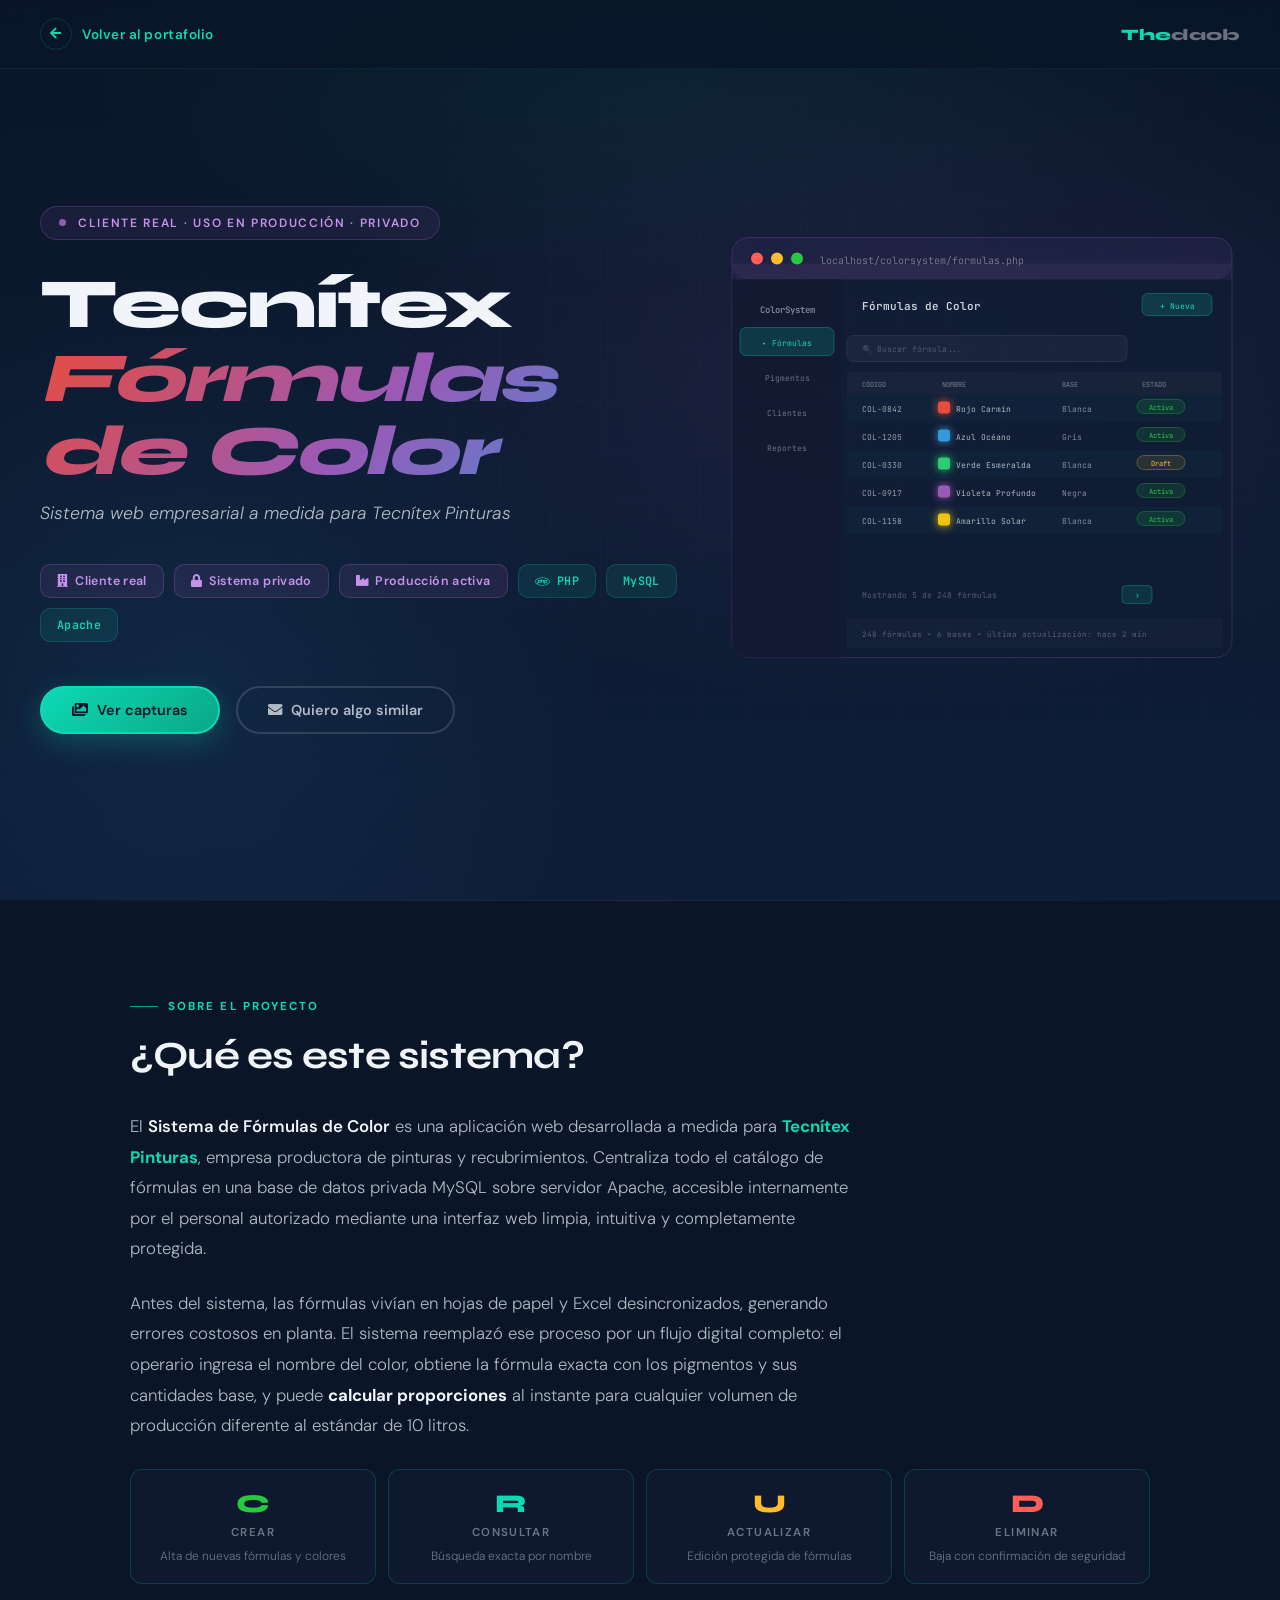
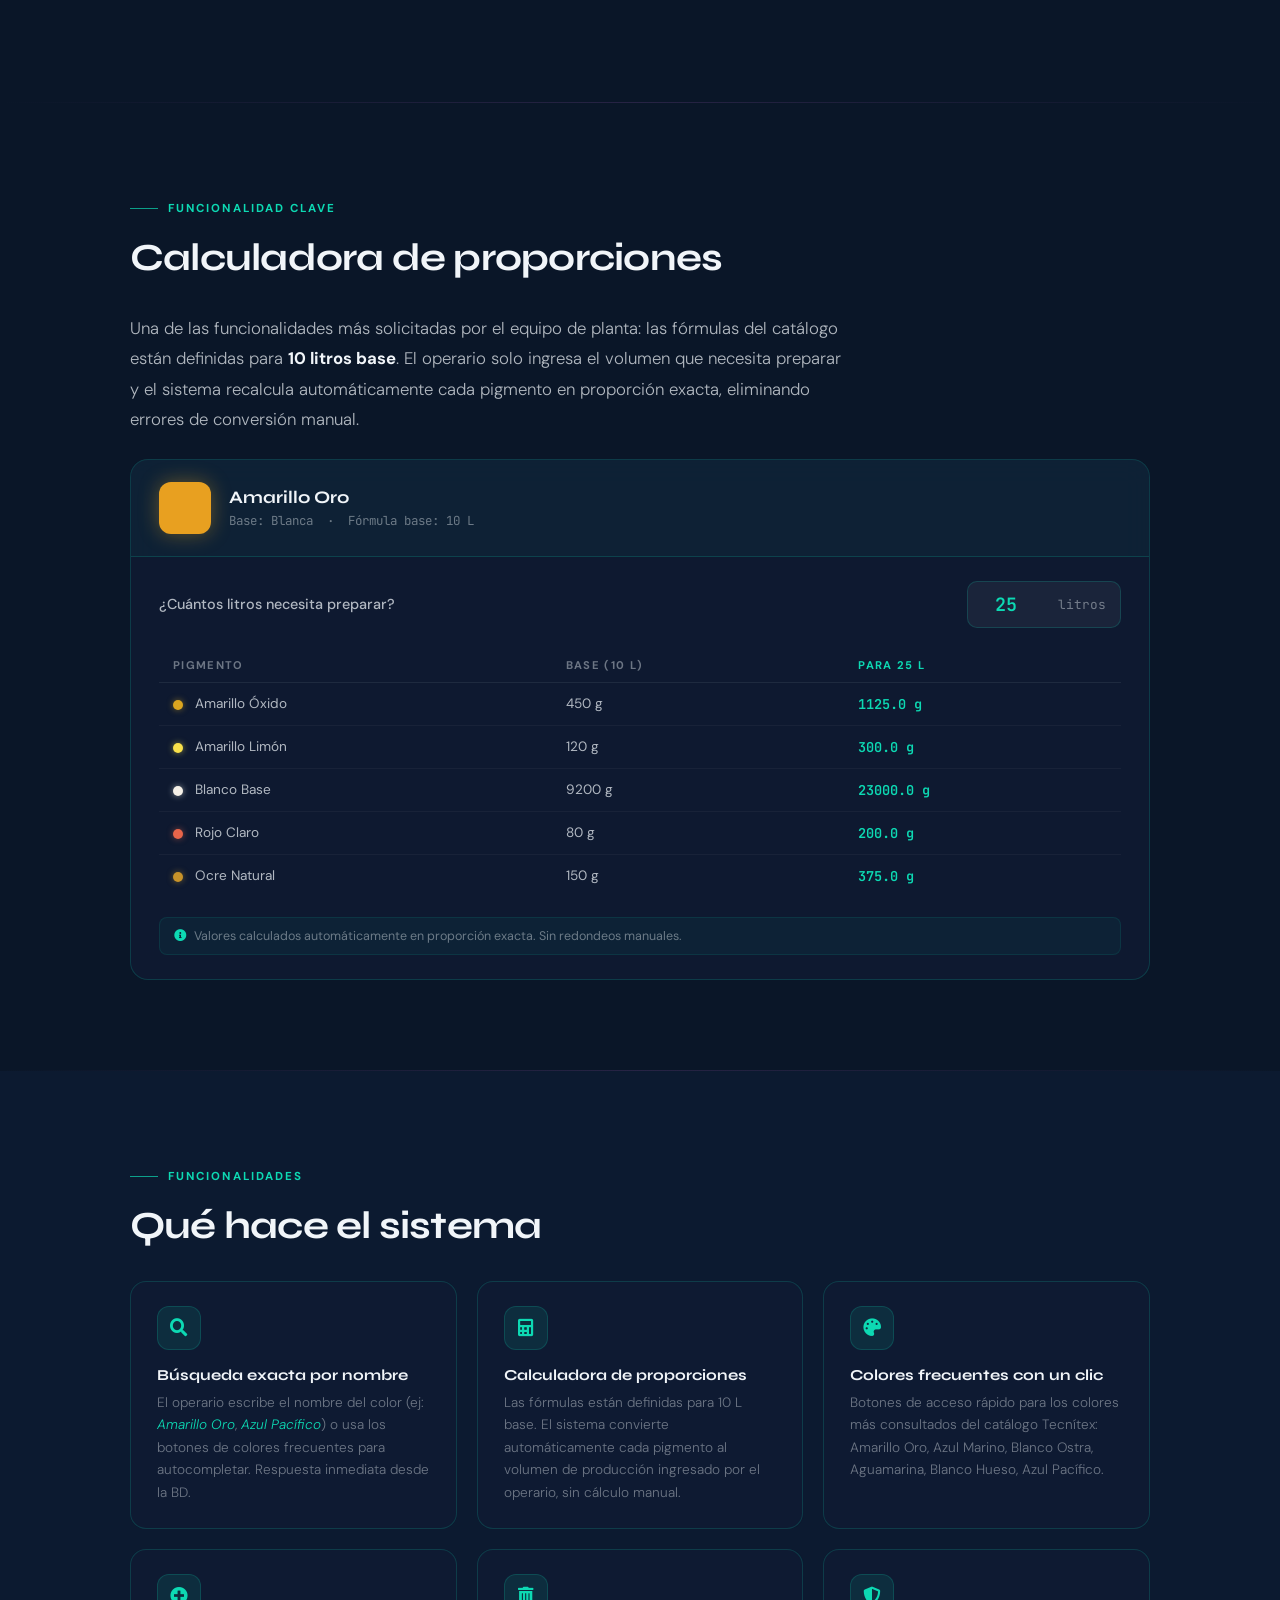
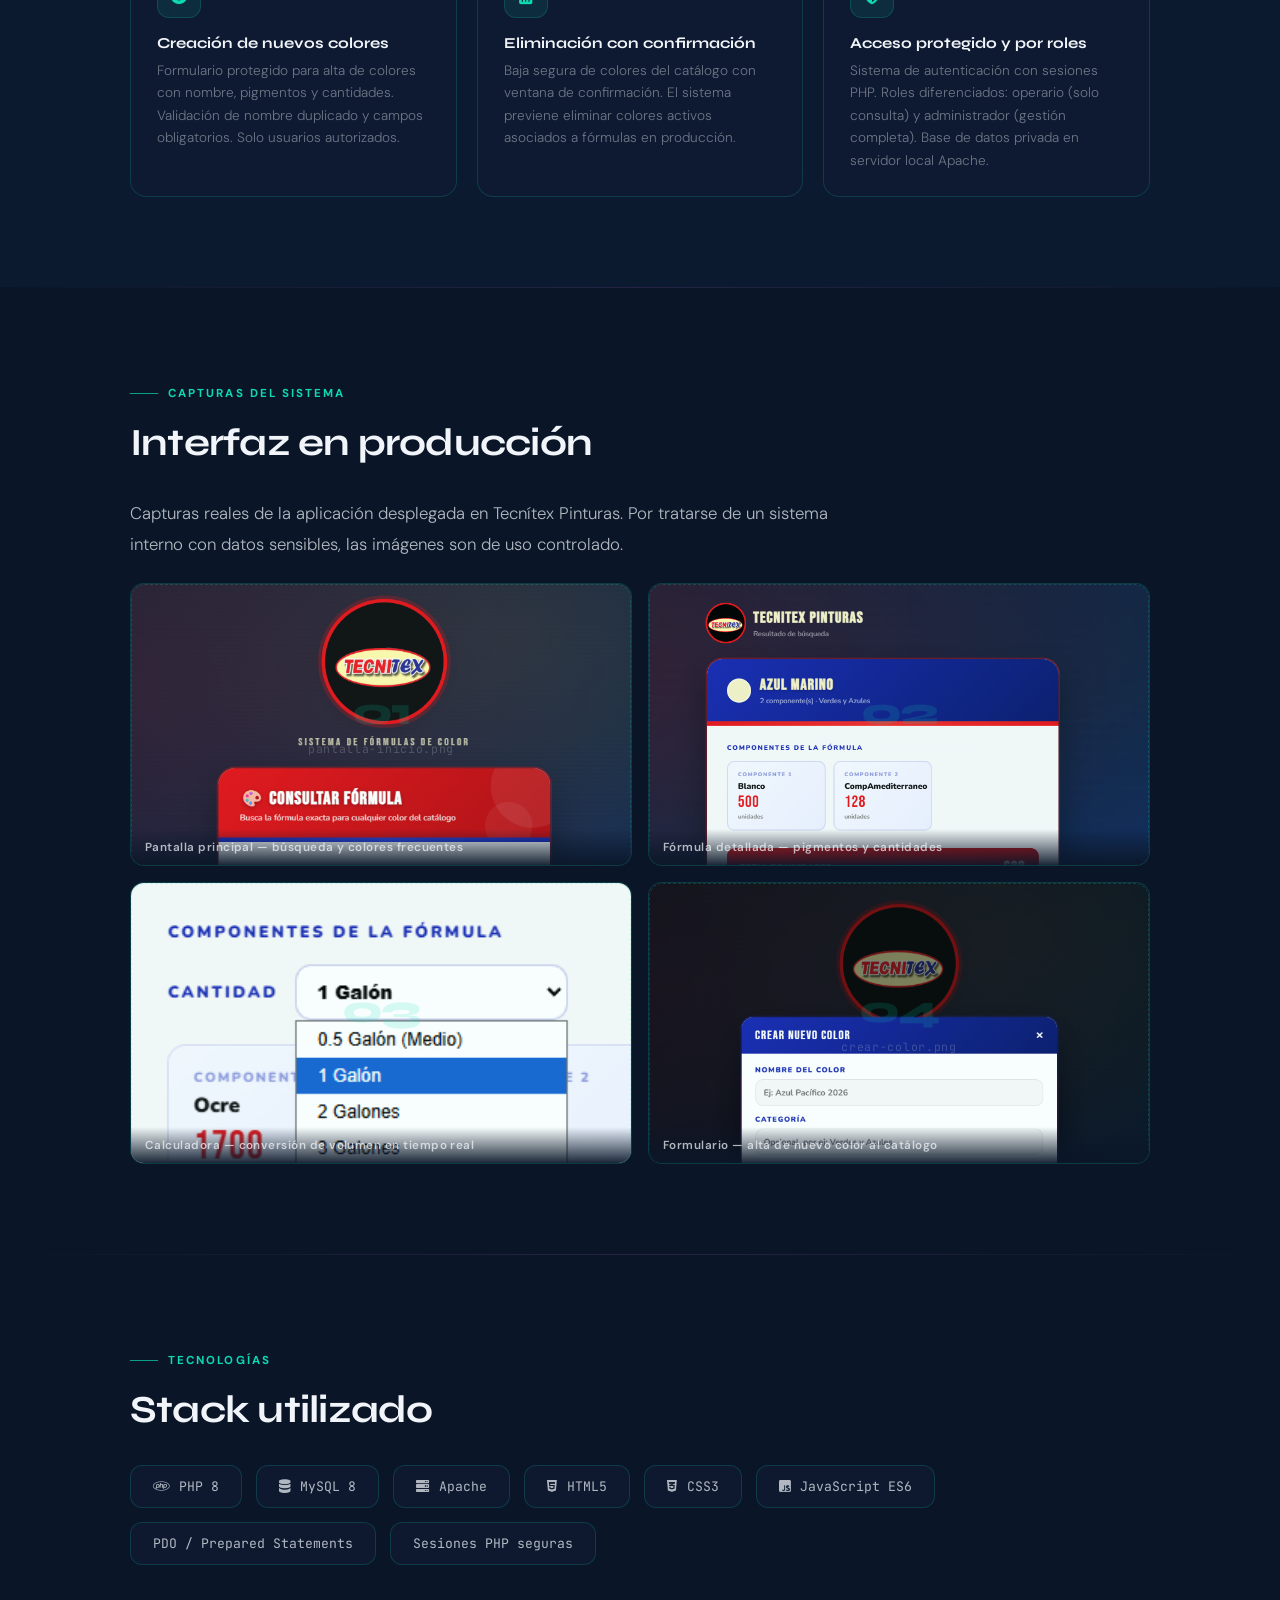
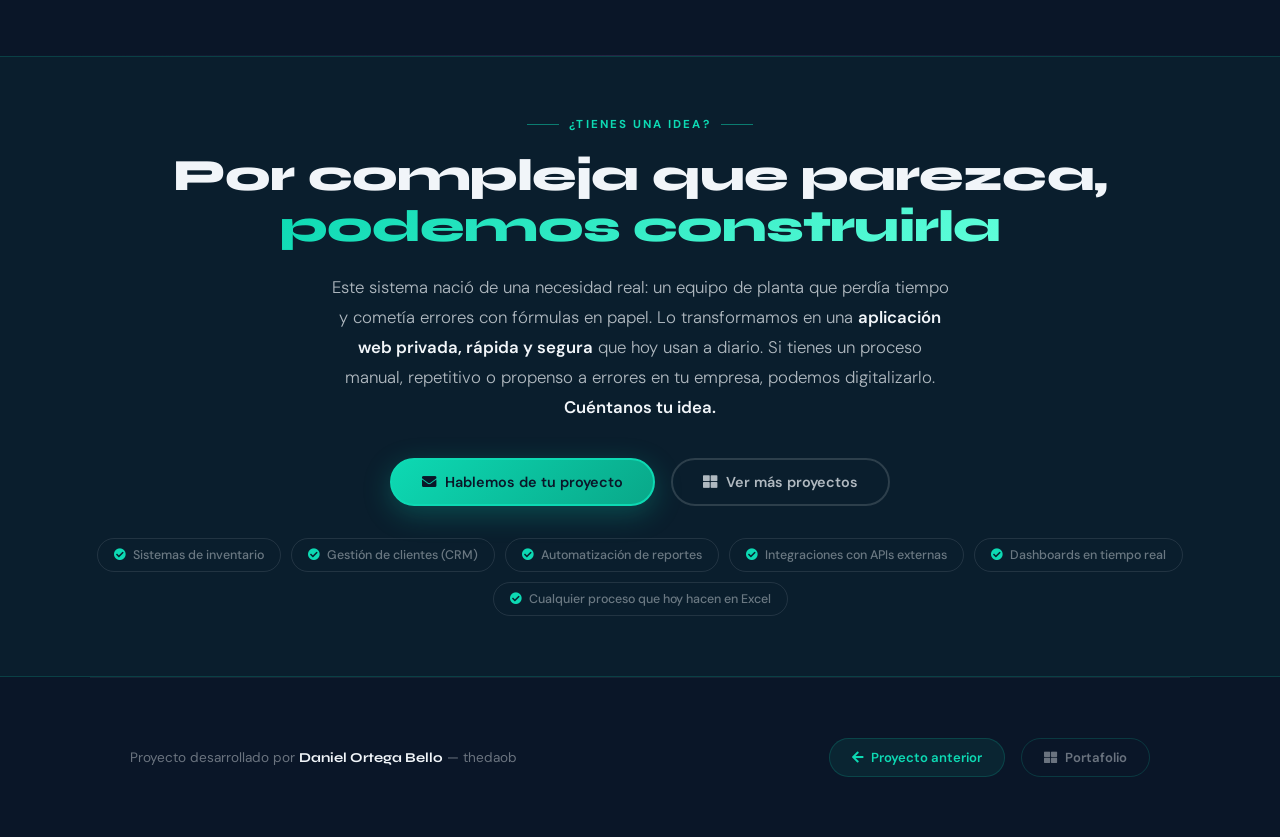
<file: proyectos/sistema-formulas-color.html>
<!DOCTYPE html>
<html lang="es">
<head>
  <meta charset="UTF-8">
  <meta name="viewport" content="width=device-width, initial-scale=1.0">
  <title>Sistema de Fórmulas de Color — Tecnítex Pinturas | Daniel Ortega</title>
  <meta name="description" content="Aplicación web empresarial a medida para Tecnítex Pinturas. Consulta, creación y gestión de fórmulas de color con calculadora de proporciones, BD privada MySQL y servidor Apache.">

  <!-- Fonts -->
  <link rel="preconnect" href="https://fonts.googleapis.com">
  <link href="https://fonts.googleapis.com/css2?family=Syne:wght@400;600;700;800&family=DM+Sans:ital,wght@0,300;0,400;0,500;0,600;1,300&family=JetBrains+Mono:wght@400;500&display=swap" rel="stylesheet">
  <link href="https://cdnjs.cloudflare.com/ajax/libs/font-awesome/5.10.0/css/all.min.css" rel="stylesheet">

  <style>
    /* ─────────────────────────────────────────────────────────
       DESIGN SYSTEM (coherente con el portafolio principal)
    ───────────────────────────────────────────────────────── */
    :root {
      --c-bg:         #0a1628;
      --c-bg2:        #0e1e38;
      --c-surface:    rgba(16,28,52,.78);
      --c-primary:    #0DD9B3;
      --c-primary-d:  #09A889;
      --c-primary-l:  #5FFFDA;
      --c-accent1:    #E74C3C;
      --c-accent2:    #3498DB;
      --c-accent3:    #9B59B6;
      --c-border:     rgba(13,217,179,.18);
      --c-border-h:   rgba(13,217,179,.55);
      --c-text:       #f1f5f9;
      --c-text-mid:   rgba(241,245,249,.72);
      --c-text-muted: rgba(241,245,249,.42);
      --f-display:    'Syne', sans-serif;
      --f-body:       'DM Sans', sans-serif;
      --f-mono:       'JetBrains Mono', monospace;
      --ease:         cubic-bezier(.2,.8,.2,1);
    }

    *, *::before, *::after { box-sizing: border-box; margin: 0; padding: 0; }
    html { scroll-behavior: smooth; }

    body {
      font-family: var(--f-body);
      background: var(--c-bg);
      color: var(--c-text);
      min-height: 100vh;
      overflow-x: hidden;
    }

    a { text-decoration: none; color: inherit; }

    ::-webkit-scrollbar { width: 6px; }
    ::-webkit-scrollbar-track { background: var(--c-bg); }
    ::-webkit-scrollbar-thumb { background: var(--c-border-h); border-radius: 3px; }

    /* ─────────────────────────────────────────────────────
       NAV
    ───────────────────────────────────────────────────── */
    .pnav {
      position: fixed;
      top: 0; left: 0; right: 0;
      z-index: 100;
      padding: 18px 40px;
      display: flex;
      align-items: center;
      justify-content: space-between;
      background: rgba(10,22,40,.85);
      backdrop-filter: blur(20px);
      -webkit-backdrop-filter: blur(20px);
      border-bottom: 1px solid rgba(13,217,179,.08);
      transition: padding .4s var(--ease);
    }

    .pnav__back {
      display: inline-flex;
      align-items: center;
      gap: 10px;
      font-size: .85rem;
      font-weight: 600;
      color: var(--c-primary);
      transition: gap .3s var(--ease), opacity .3s;
      letter-spacing: .04em;
    }
    .pnav__back:hover { gap: 14px; opacity: .85; }

    .pnav__back-icon {
      width: 32px; height: 32px;
      border-radius: 50%;
      border: 1px solid var(--c-border);
      display: flex; align-items: center; justify-content: center;
      font-size: .8rem;
      transition: background .3s, border-color .3s;
    }
    .pnav__back:hover .pnav__back-icon {
      background: rgba(13,217,179,.12);
      border-color: var(--c-border-h);
    }

    .pnav__logo {
      font-family: var(--f-display);
      font-size: 1rem;
      font-weight: 800;
      color: var(--c-text-muted);
    }
    .pnav__logo span { color: var(--c-primary); }

    /* ─────────────────────────────────────────────────────
       HERO
    ───────────────────────────────────────────────────── */
    .phero {
      position: relative;
      min-height: 100vh;
      display: flex;
      align-items: center;
      padding: 120px 40px 80px;
      overflow: hidden;
    }

    .phero__bg {
      position: absolute;
      inset: 0;
      background:
        radial-gradient(ellipse 70% 60% at 70% 40%, rgba(155,89,182,.12) 0%, transparent 65%),
        radial-gradient(ellipse 50% 70% at 15% 75%, rgba(52,152,219,.09) 0%, transparent 65%),
        radial-gradient(ellipse 80% 40% at 50% 10%, rgba(13,217,179,.06) 0%, transparent 55%),
        linear-gradient(180deg, #0a1628 0%, #0e1e38 100%);
    }

    .phero__grid {
      position: absolute;
      inset: 0;
      background-image:
        linear-gradient(rgba(155,89,182,.04) 1px, transparent 1px),
        linear-gradient(90deg, rgba(155,89,182,.04) 1px, transparent 1px);
      background-size: 50px 50px;
      mask-image: radial-gradient(ellipse 75% 65% at 60% 45%, #000 25%, transparent 100%);
    }

    .phero__content {
      position: relative;
      z-index: 2;
      max-width: 660px;
    }

    .phero__kicker {
      display: inline-flex;
      align-items: center;
      gap: 12px;
      padding: 8px 18px;
      background: rgba(155,89,182,.1);
      border: 1px solid rgba(155,89,182,.28);
      border-radius: 999px;
      font-size: .75rem;
      font-weight: 600;
      letter-spacing: .14em;
      text-transform: uppercase;
      color: #c792ea;
      margin-bottom: 28px;
      animation: fadeInDown .8s var(--ease) both;
    }

    .phero__kicker-dot {
      width: 7px; height: 7px;
      border-radius: 50%;
      background: #9B59B6;
      animation: pulse-dot 2s infinite;
    }

    @keyframes pulse-dot {
      0%,100% { box-shadow: 0 0 0 0 rgba(155,89,182,.7); }
      50%      { box-shadow: 0 0 0 6px rgba(155,89,182,0); }
    }

    .phero__title {
      font-family: var(--f-display);
      font-size: clamp(2.4rem, 5.5vw, 4.5rem);
      font-weight: 800;
      line-height: 1.05;
      letter-spacing: -.03em;
      color: var(--c-text);
      margin-bottom: 10px;
      animation: fadeInLeft .9s var(--ease) .1s both;
    }

    .phero__title-accent {
      display: block;
      background: linear-gradient(135deg, #E74C3C 0%, #9B59B6 50%, #3498DB 100%);
      -webkit-background-clip: text;
      -webkit-text-fill-color: transparent;
      background-clip: text;
    }

    .phero__subtitle {
      font-size: 1.1rem;
      color: var(--c-text-mid);
      margin-bottom: 36px;
      line-height: 1.65;
      font-style: italic;
      font-weight: 300;
      animation: fadeIn 1s var(--ease) .3s both;
    }

    .phero__badges {
      display: flex;
      flex-wrap: wrap;
      gap: 10px;
      margin-bottom: 44px;
      animation: fadeInUp .9s var(--ease) .4s both;
    }

    .phero__badge {
      display: inline-flex;
      align-items: center;
      gap: 7px;
      padding: 8px 16px;
      border-radius: 10px;
      font-size: .78rem;
      font-weight: 600;
      letter-spacing: .03em;
    }

    .phero__badge--cat {
      background: rgba(155,89,182,.12);
      color: #c792ea;
      border: 1px solid rgba(155,89,182,.3);
    }

    .phero__badge--tech {
      background: rgba(13,217,179,.1);
      color: var(--c-primary);
      border: 1px solid var(--c-border);
      font-family: var(--f-mono);
      font-size: .73rem;
    }

    .phero__ctas {
      display: flex;
      gap: 16px;
      flex-wrap: wrap;
      animation: fadeInUp .9s var(--ease) .55s both;
    }

    .btn-primary, .btn-ghost {
      display: inline-flex;
      align-items: center;
      gap: 9px;
      padding: 13px 30px;
      border-radius: 999px;
      font-size: .9rem;
      font-weight: 600;
      transition: all .4s var(--ease);
      border: 2px solid;
    }

    .btn-primary {
      background: linear-gradient(135deg, var(--c-primary) 0%, var(--c-primary-d) 100%);
      color: #0a1628;
      border-color: var(--c-primary);
      box-shadow: 0 8px 28px rgba(13,217,179,.25);
    }
    .btn-primary:hover {
      transform: translateY(-3px);
      box-shadow: 0 14px 40px rgba(13,217,179,.4);
    }

    .btn-ghost {
      background: transparent;
      color: var(--c-text-mid);
      border-color: rgba(241,245,249,.15);
    }
    .btn-ghost:hover {
      border-color: var(--c-border-h);
      color: var(--c-primary);
      background: rgba(13,217,179,.06);
      transform: translateY(-3px);
    }

    /* Diagrama decorativo del sistema */
    .phero__deco {
      position: absolute;
      right: 3%;
      top: 50%;
      transform: translateY(-50%);
      width: min(520px, 44vw);
      opacity: .92;
      animation: fadeIn 1.2s var(--ease) .6s both;
    }

    @keyframes fadeInDown {
      from { opacity:0; transform: translateY(-20px); }
      to   { opacity:1; transform: none; }
    }
    @keyframes fadeInLeft {
      from { opacity:0; transform: translateX(-30px); }
      to   { opacity:1; transform: none; }
    }
    @keyframes fadeInUp {
      from { opacity:0; transform: translateY(20px); }
      to   { opacity:1; transform: none; }
    }
    @keyframes fadeIn {
      from { opacity:0; }
      to   { opacity:1; }
    }

    /* ─────────────────────────────────────────────────────
       SECCIONES
    ───────────────────────────────────────────────────── */
    .psection {
      padding: 90px 40px;
      max-width: 1100px;
      margin: 0 auto;
    }

    .psection--alt {
      background: rgba(14,30,56,.5);
      max-width: 100%;
      padding: 90px 0;
    }
    .psection--alt .psection__inner {
      max-width: 1100px;
      margin: 0 auto;
      padding: 0 40px;
    }

    .psection__label {
      display: inline-flex;
      align-items: center;
      gap: 10px;
      font-size: .72rem;
      font-weight: 700;
      letter-spacing: .18em;
      text-transform: uppercase;
      color: var(--c-primary);
      margin-bottom: 18px;
    }
    .psection__label::before {
      content: '';
      display: inline-block;
      width: 28px; height: 1px;
      background: var(--c-primary);
      opacity: .7;
    }

    .psection__heading {
      font-family: var(--f-display);
      font-size: clamp(1.6rem, 3vw, 2.4rem);
      font-weight: 700;
      color: var(--c-text);
      margin-bottom: 32px;
      letter-spacing: -.02em;
    }

    /* ─── Descripción ───────────────────────────────────── */
    .pdesc__text {
      font-size: 1.05rem;
      line-height: 1.82;
      color: var(--c-text-mid);
      font-weight: 300;
      max-width: 720px;
      margin-bottom: 24px;
    }

    /* ─── Screenshots / UI mockup ─────────────────────── */
    .pmockup {
      margin: 40px 0;
      background: #0d1b30;
      border: 1px solid rgba(155,89,182,.2);
      border-radius: 16px;
      overflow: hidden;
      box-shadow: 0 24px 70px rgba(0,0,0,.5);
      data-reveal: '';
    }

    .pmockup__bar {
      padding: 14px 20px;
      background: rgba(155,89,182,.08);
      border-bottom: 1px solid rgba(155,89,182,.12);
      display: flex;
      align-items: center;
      gap: 8px;
    }

    .pmockup__dot {
      width: 12px; height: 12px;
      border-radius: 50%;
    }
    .pmockup__dot:nth-child(1) { background: #FF5F56; }
    .pmockup__dot:nth-child(2) { background: #FFBD2E; }
    .pmockup__dot:nth-child(3) { background: #27C93F; }

    .pmockup__url {
      margin-left: 10px;
      font-family: var(--f-mono);
      font-size: .73rem;
      color: var(--c-text-muted);
    }

    .pmockup__screen {
      padding: 32px 36px;
    }

    /* UI simulada de la app */
    .ui-app {
      font-family: var(--f-body);
    }

    .ui-header {
      display: flex;
      align-items: center;
      justify-content: space-between;
      margin-bottom: 28px;
      padding-bottom: 18px;
      border-bottom: 1px solid rgba(241,245,249,.06);
    }

    .ui-header__title {
      font-family: var(--f-display);
      font-size: 1.1rem;
      font-weight: 700;
      color: var(--c-text);
    }

    .ui-header__badge {
      padding: 6px 14px;
      background: rgba(13,217,179,.1);
      border: 1px solid var(--c-border);
      border-radius: 999px;
      font-size: .72rem;
      color: var(--c-primary);
      font-family: var(--f-mono);
    }

    .ui-search {
      display: flex;
      gap: 10px;
      margin-bottom: 22px;
    }

    .ui-search__input {
      flex: 1;
      padding: 10px 16px;
      background: rgba(241,245,249,.04);
      border: 1px solid rgba(241,245,249,.1);
      border-radius: 8px;
      color: var(--c-text-mid);
      font-family: var(--f-mono);
      font-size: .8rem;
    }

    .ui-search__btn {
      padding: 10px 18px;
      background: rgba(13,217,179,.15);
      border: 1px solid var(--c-border);
      border-radius: 8px;
      color: var(--c-primary);
      font-size: .78rem;
      font-weight: 600;
    }

    .ui-table { width: 100%; border-collapse: collapse; }

    .ui-table th {
      padding: 10px 14px;
      text-align: left;
      font-size: .72rem;
      font-weight: 600;
      letter-spacing: .1em;
      text-transform: uppercase;
      color: var(--c-text-muted);
      border-bottom: 1px solid rgba(241,245,249,.06);
    }

    .ui-table td {
      padding: 12px 14px;
      font-size: .82rem;
      color: var(--c-text-mid);
      border-bottom: 1px solid rgba(241,245,249,.04);
      font-family: var(--f-mono);
    }

    .ui-table tr:hover td { background: rgba(13,217,179,.04); }

    .ui-swatch {
      display: inline-block;
      width: 18px; height: 18px;
      border-radius: 4px;
      vertical-align: middle;
      margin-right: 8px;
      box-shadow: 0 0 8px currentColor;
    }

    .ui-status {
      display: inline-flex;
      align-items: center;
      gap: 5px;
      padding: 3px 10px;
      border-radius: 999px;
      font-size: .68rem;
      font-weight: 600;
    }
    .ui-status--active { background: rgba(39,201,63,.12); color: #27C93F; }
    .ui-status--draft  { background: rgba(255,189,46,.1); color: #FFBD2E; }

    /* ─── Features grid ───────────────────────────────── */
    .pfeatures__grid {
      display: grid;
      grid-template-columns: repeat(auto-fill, minmax(280px, 1fr));
      gap: 20px;
    }

    .pfeature {
      background: var(--c-surface);
      border: 1px solid var(--c-border);
      border-radius: 16px;
      padding: 24px 26px;
      backdrop-filter: blur(14px);
      transition: border-color .4s var(--ease), transform .4s var(--ease), box-shadow .4s var(--ease);
      opacity: 0;
      transform: translateY(24px);
    }
    .pfeature.is-visible { opacity: 1; transform: none; }
    .pfeature:hover {
      border-color: var(--c-border-h);
      transform: translateY(-4px);
      box-shadow: 0 12px 40px rgba(13,217,179,.08);
    }

    .pfeature__icon {
      width: 44px; height: 44px;
      border-radius: 12px;
      background: rgba(13,217,179,.1);
      border: 1px solid var(--c-border);
      display: flex; align-items: center; justify-content: center;
      font-size: 1.1rem;
      color: var(--c-primary);
      margin-bottom: 16px;
    }

    .pfeature__title {
      font-family: var(--f-display);
      font-size: .95rem;
      font-weight: 700;
      color: var(--c-text);
      margin-bottom: 8px;
    }

    .pfeature__desc {
      font-size: .85rem;
      line-height: 1.65;
      color: var(--c-text-muted);
      font-weight: 300;
    }

    /* ─── Tech stack ─────────────────────────────────── */
    .ptech__grid {
      display: flex;
      flex-wrap: wrap;
      gap: 14px;
    }

    .ptech__item {
      display: inline-flex;
      align-items: center;
      gap: 10px;
      padding: 12px 22px;
      background: var(--c-surface);
      border: 1px solid var(--c-border);
      border-radius: 12px;
      backdrop-filter: blur(14px);
      font-family: var(--f-mono);
      font-size: .82rem;
      color: var(--c-text-mid);
      transition: all .4s var(--ease);
      opacity: 0; transform: translateY(20px);
    }
    .ptech__item.is-visible { opacity: 1; transform: none; }
    .ptech__item:hover {
      background: rgba(13,217,179,.1);
      border-color: var(--c-border-h);
      color: var(--c-primary);
      transform: translateY(-3px);
    }

    /* ─── CRUD flow ──────────────────────────────────── */
    .pcrud {
      display: grid;
      grid-template-columns: repeat(4, 1fr);
      gap: 12px;
      margin: 28px 0;
    }

    @media (max-width: 600px) { .pcrud { grid-template-columns: repeat(2, 1fr); } }

    .pcrud__item {
      padding: 18px 16px;
      background: var(--c-surface);
      border: 1px solid var(--c-border);
      border-radius: 12px;
      text-align: center;
      transition: all .35s var(--ease);
      opacity: 0; transform: scale(.96);
    }
    .pcrud__item.is-visible { opacity: 1; transform: none; }
    .pcrud__item:hover {
      border-color: var(--c-border-h);
      background: rgba(13,217,179,.08);
      transform: translateY(-3px);
    }

    .pcrud__letter {
      font-family: var(--f-display);
      font-size: 1.6rem;
      font-weight: 800;
      margin-bottom: 6px;
    }
    .pcrud__item:nth-child(1) .pcrud__letter { color: #27C93F; }
    .pcrud__item:nth-child(2) .pcrud__letter { color: var(--c-primary); }
    .pcrud__item:nth-child(3) .pcrud__letter { color: #FFBD2E; }
    .pcrud__item:nth-child(4) .pcrud__letter { color: #FF5F56; }

    .pcrud__label {
      font-size: .72rem;
      font-weight: 600;
      letter-spacing: .12em;
      text-transform: uppercase;
      color: var(--c-text-muted);
      display: block;
      margin-bottom: 4px;
    }
    .pcrud__desc {
      font-size: .75rem;
      color: var(--c-text-muted);
      font-weight: 300;
    }

    /* ─── Footer ─────────────────────────────────────── */
    .ppage-footer {
      padding: 60px 40px;
      display: flex;
      align-items: center;
      justify-content: space-between;
      max-width: 1100px;
      margin: 0 auto;
      border-top: 1px solid rgba(241,245,249,.06);
      flex-wrap: wrap;
      gap: 24px;
    }

    .ppage-footer__text {
      font-size: .85rem;
      color: var(--c-text-muted);
    }
    .ppage-footer__text strong {
      color: var(--c-text);
      font-family: var(--f-display);
    }

    .ppage-footer__nav {
      display: flex;
      gap: 16px;
    }

    .ppage-footer__btn {
      display: inline-flex;
      align-items: center;
      gap: 8px;
      padding: 10px 22px;
      border-radius: 999px;
      font-size: .82rem;
      font-weight: 600;
      transition: all .35s var(--ease);
    }

    .ppage-footer__btn--ghost {
      border: 1px solid var(--c-border);
      color: var(--c-text-muted);
    }
    .ppage-footer__btn--ghost:hover {
      border-color: var(--c-border-h);
      color: var(--c-primary);
      background: rgba(13,217,179,.06);
    }

    .ppage-footer__btn--prev {
      background: rgba(13,217,179,.08);
      border: 1px solid var(--c-border);
      color: var(--c-primary);
    }
    .ppage-footer__btn--prev:hover {
      background: rgba(13,217,179,.18);
      border-color: var(--c-border-h);
      transform: translateX(-4px);
    }

    .pdivider {
      width: 100%;
      height: 1px;
      background: linear-gradient(90deg, transparent, rgba(155,89,182,.2), transparent);
      margin: 0;
      border: none;
    }

    [data-reveal] {
      opacity: 0;
      transform: translateY(24px);
      transition: opacity .7s var(--ease), transform .7s var(--ease);
    }
    [data-reveal].is-visible { opacity: 1; transform: none; }

    /* ─── Responsive ─────────────────────────────────── */
    @media (max-width: 768px) {
      .pnav { padding: 14px 20px; }
      .phero { padding: 110px 20px 70px; min-height: auto; }
      .phero__deco { display: none; }
      .psection { padding: 70px 20px; }
      .psection--alt .psection__inner { padding: 0 20px; }
      .pfeatures__grid { grid-template-columns: 1fr; }
      .ui-table th:nth-child(3),
      .ui-table td:nth-child(3) { display: none; }
      .ppage-footer { padding: 40px 20px; flex-direction: column; align-items: flex-start; }
    }

    @media (prefers-reduced-motion: reduce) {
      *, *::before, *::after { animation: none !important; transition: none !important; }
      [data-reveal], .pfeature, .ptech__item, .pcrud__item { opacity: 1 !important; transform: none !important; }
    }
  </style>
</head>
<body>

  <!-- ── Nav ────────────────────────────────────────────────── -->
  <nav class="pnav" role="navigation" aria-label="Navegación del proyecto">
    <a href="../index.html" class="pnav__back">
      <span class="pnav__back-icon" aria-hidden="true">
        <i class="fas fa-arrow-left"></i>
      </span>
      Volver al portafolio
    </a>
    <span class="pnav__logo"><span>The</span>daob</span>
  </nav>

  <!-- ── Hero ───────────────────────────────────────────────── -->
  <section class="phero" aria-label="Presentación del proyecto">

    <div class="phero__bg" aria-hidden="true"></div>
    <div class="phero__grid" aria-hidden="true"></div>

    <div class="phero__content">

      <div class="phero__kicker">
        <span class="phero__kicker-dot" aria-hidden="true"></span>
        Cliente real · Uso en producción · Privado
      </div>

      <h1 class="phero__title">
        Tecnítex
        <em class="phero__title-accent">Fórmulas de Color</em>
      </h1>

      <p class="phero__subtitle">
        Sistema web empresarial a medida para Tecnítex Pinturas
      </p>

      <div class="phero__badges">
        <span class="phero__badge phero__badge--cat">
          <i class="fas fa-building" aria-hidden="true"></i>
          Cliente real
        </span>
        <span class="phero__badge phero__badge--cat">
          <i class="fas fa-lock" aria-hidden="true"></i>
          Sistema privado
        </span>
        <span class="phero__badge phero__badge--cat">
          <i class="fas fa-industry" aria-hidden="true"></i>
          Producción activa
        </span>
        <span class="phero__badge phero__badge--tech">
          <i class="fab fa-php" aria-hidden="true"></i> PHP
        </span>
        <span class="phero__badge phero__badge--tech">MySQL</span>
        <span class="phero__badge phero__badge--tech">Apache</span>
      </div>

      <div class="phero__ctas">
        <a href="#gallery" class="btn-primary">
          <i class="fas fa-images" aria-hidden="true"></i>
          Ver capturas
        </a>
        <a href="../index.html#contact" class="btn-ghost">
          <i class="fas fa-envelope" aria-hidden="true"></i>
          Quiero algo similar
        </a>
      </div>

    </div>

    <!-- UI mockup decorativo SVG -->
    <div class="phero__deco" aria-hidden="true">
      <svg viewBox="0 0 520 440" fill="none" xmlns="http://www.w3.org/2000/svg">
        <!-- Ventana principal -->
        <rect x="10" y="10" width="500" height="420" rx="16" fill="rgba(16,28,52,.8)" stroke="rgba(155,89,182,.25)" stroke-width="1"/>

        <!-- Barra superior -->
        <rect x="10" y="10" width="500" height="42" rx="16" fill="rgba(155,89,182,.1)"/>
        <rect x="10" y="36" width="500" height="16" fill="rgba(155,89,182,.1)"/>
        <circle cx="35" cy="31" r="6" fill="#FF5F56"/>
        <circle cx="55" cy="31" r="6" fill="#FFBD2E"/>
        <circle cx="75" cy="31" r="6" fill="#27C93F"/>
        <text x="200" y="36" font-family="JetBrains Mono, monospace" font-size="10" fill="rgba(241,245,249,.4)" text-anchor="middle">localhost/colorsystem/formulas.php</text>

        <!-- Sidebar -->
        <rect x="10" y="52" width="110" height="378" fill="rgba(10,22,40,.6)" rx="0"/>
        <rect x="10" y="52" width="110" height="378" fill="rgba(155,89,182,.03)"/>

        <text x="65" y="85" font-family="JetBrains Mono, monospace" font-size="9" fill="rgba(241,245,249,.5)" text-anchor="middle" font-weight="600">ColorSystem</text>

        <!-- Nav items -->
        <rect x="18" y="100" width="94" height="28" rx="6" fill="rgba(13,217,179,.15)" stroke="rgba(13,217,179,.3)" stroke-width="1"/>
        <text x="65" y="118" font-family="JetBrains Mono, monospace" font-size="8" fill="#0DD9B3" text-anchor="middle">▸ Fórmulas</text>

        <rect x="18" y="135" width="94" height="28" rx="6" fill="transparent"/>
        <text x="65" y="153" font-family="JetBrains Mono, monospace" font-size="8" fill="rgba(241,245,249,.4)" text-anchor="middle">Pigmentos</text>

        <rect x="18" y="170" width="94" height="28" rx="6" fill="transparent"/>
        <text x="65" y="188" font-family="JetBrains Mono, monospace" font-size="8" fill="rgba(241,245,249,.4)" text-anchor="middle">Clientes</text>

        <rect x="18" y="205" width="94" height="28" rx="6" fill="transparent"/>
        <text x="65" y="223" font-family="JetBrains Mono, monospace" font-size="8" fill="rgba(241,245,249,.4)" text-anchor="middle">Reportes</text>

        <!-- Contenido principal -->
        <rect x="125" y="62" width="375" height="40" rx="0" fill="transparent"/>
        <text x="140" y="82" font-family="JetBrains Mono, monospace" font-size="11" fill="rgba(241,245,249,.85)" font-weight="600">Fórmulas de Color</text>
        <rect x="420" y="66" width="70" height="22" rx="6" fill="rgba(13,217,179,.15)" stroke="rgba(13,217,179,.3)" stroke-width="1"/>
        <text x="455" y="81" font-family="JetBrains Mono, monospace" font-size="8" fill="#0DD9B3" text-anchor="middle">+ Nueva</text>

        <!-- Barra de búsqueda -->
        <rect x="125" y="108" width="280" height="26" rx="6" fill="rgba(241,245,249,.04)" stroke="rgba(241,245,249,.08)" stroke-width="1"/>
        <text x="140" y="124" font-family="JetBrains Mono, monospace" font-size="8" fill="rgba(241,245,249,.25)">🔍  Buscar fórmula...</text>

        <!-- Tabla header -->
        <rect x="125" y="145" width="375" height="22" rx="0" fill="rgba(241,245,249,.03)"/>
        <text x="140" y="159" font-family="JetBrains Mono, monospace" font-size="7" fill="rgba(241,245,249,.35)" font-weight="600">CÓDIGO</text>
        <text x="220" y="159" font-family="JetBrains Mono, monospace" font-size="7" fill="rgba(241,245,249,.35)" font-weight="600">NOMBRE</text>
        <text x="340" y="159" font-family="JetBrains Mono, monospace" font-size="7" fill="rgba(241,245,249,.35)" font-weight="600">BASE</text>
        <text x="420" y="159" font-family="JetBrains Mono, monospace" font-size="7" fill="rgba(241,245,249,.35)" font-weight="600">ESTADO</text>

        <!-- Filas de tabla con colores -->
        <!-- Fila 1 -->
        <rect x="125" y="167" width="375" height="28" rx="0" fill="rgba(13,217,179,.03)"/>
        <text x="140" y="184" font-family="JetBrains Mono, monospace" font-size="8" fill="rgba(241,245,249,.6)">COL-0842</text>
        <rect x="216" y="174" width="12" height="12" rx="3" fill="#E74C3C" style="filter:drop-shadow(0 0 4px #E74C3C)"/>
        <text x="234" y="184" font-family="JetBrains Mono, monospace" font-size="8" fill="rgba(241,245,249,.7)">Rojo Carmín</text>
        <text x="340" y="184" font-family="JetBrains Mono, monospace" font-size="8" fill="rgba(241,245,249,.5)">Blanca</text>
        <rect x="415" y="172" width="48" height="14" rx="7" fill="rgba(39,201,63,.12)" stroke="rgba(39,201,63,.3)" stroke-width="1"/>
        <text x="439" y="182" font-family="JetBrains Mono, monospace" font-size="7" fill="#27C93F" text-anchor="middle">Activa</text>

        <!-- Fila 2 -->
        <rect x="125" y="195" width="375" height="28" rx="0" fill="transparent"/>
        <text x="140" y="212" font-family="JetBrains Mono, monospace" font-size="8" fill="rgba(241,245,249,.6)">COL-1205</text>
        <rect x="216" y="202" width="12" height="12" rx="3" fill="#3498DB" style="filter:drop-shadow(0 0 4px #3498DB)"/>
        <text x="234" y="212" font-family="JetBrains Mono, monospace" font-size="8" fill="rgba(241,245,249,.7)">Azul Océano</text>
        <text x="340" y="212" font-family="JetBrains Mono, monospace" font-size="8" fill="rgba(241,245,249,.5)">Gris</text>
        <rect x="415" y="200" width="48" height="14" rx="7" fill="rgba(39,201,63,.12)" stroke="rgba(39,201,63,.3)" stroke-width="1"/>
        <text x="439" y="210" font-family="JetBrains Mono, monospace" font-size="7" fill="#27C93F" text-anchor="middle">Activa</text>

        <!-- Fila 3 -->
        <rect x="125" y="223" width="375" height="28" rx="0" fill="rgba(13,217,179,.03)"/>
        <text x="140" y="240" font-family="JetBrains Mono, monospace" font-size="8" fill="rgba(241,245,249,.6)">COL-0330</text>
        <rect x="216" y="230" width="12" height="12" rx="3" fill="#2ECC71" style="filter:drop-shadow(0 0 4px #2ECC71)"/>
        <text x="234" y="240" font-family="JetBrains Mono, monospace" font-size="8" fill="rgba(241,245,249,.7)">Verde Esmeralda</text>
        <text x="340" y="240" font-family="JetBrains Mono, monospace" font-size="8" fill="rgba(241,245,249,.5)">Blanca</text>
        <rect x="415" y="228" width="48" height="14" rx="7" fill="rgba(255,189,46,.1)" stroke="rgba(255,189,46,.3)" stroke-width="1"/>
        <text x="439" y="238" font-family="JetBrains Mono, monospace" font-size="7" fill="#FFBD2E" text-anchor="middle">Draft</text>

        <!-- Fila 4 -->
        <rect x="125" y="251" width="375" height="28" rx="0" fill="transparent"/>
        <text x="140" y="268" font-family="JetBrains Mono, monospace" font-size="8" fill="rgba(241,245,249,.6)">COL-0917</text>
        <rect x="216" y="258" width="12" height="12" rx="3" fill="#9B59B6" style="filter:drop-shadow(0 0 4px #9B59B6)"/>
        <text x="234" y="268" font-family="JetBrains Mono, monospace" font-size="8" fill="rgba(241,245,249,.7)">Violeta Profundo</text>
        <text x="340" y="268" font-family="JetBrains Mono, monospace" font-size="8" fill="rgba(241,245,249,.5)">Negra</text>
        <rect x="415" y="256" width="48" height="14" rx="7" fill="rgba(39,201,63,.12)" stroke="rgba(39,201,63,.3)" stroke-width="1"/>
        <text x="439" y="266" font-family="JetBrains Mono, monospace" font-size="7" fill="#27C93F" text-anchor="middle">Activa</text>

        <!-- Fila 5 -->
        <rect x="125" y="279" width="375" height="28" rx="0" fill="rgba(13,217,179,.03)"/>
        <text x="140" y="296" font-family="JetBrains Mono, monospace" font-size="8" fill="rgba(241,245,249,.6)">COL-1158</text>
        <rect x="216" y="286" width="12" height="12" rx="3" fill="#F1C40F" style="filter:drop-shadow(0 0 4px #F1C40F)"/>
        <text x="234" y="296" font-family="JetBrains Mono, monospace" font-size="8" fill="rgba(241,245,249,.7)">Amarillo Solar</text>
        <text x="340" y="296" font-family="JetBrains Mono, monospace" font-size="8" fill="rgba(241,245,249,.5)">Blanca</text>
        <rect x="415" y="284" width="48" height="14" rx="7" fill="rgba(39,201,63,.12)" stroke="rgba(39,201,63,.3)" stroke-width="1"/>
        <text x="439" y="294" font-family="JetBrains Mono, monospace" font-size="7" fill="#27C93F" text-anchor="middle">Activa</text>

        <!-- Paginación -->
        <text x="140" y="370" font-family="JetBrains Mono, monospace" font-size="8" fill="rgba(241,245,249,.3)">Mostrando 5 de 248 fórmulas</text>
        <rect x="400" y="358" width="30" height="18" rx="4" fill="rgba(13,217,179,.12)" stroke="rgba(13,217,179,.3)" stroke-width="1"/>
        <text x="415" y="370" font-family="JetBrains Mono, monospace" font-size="8" fill="#0DD9B3" text-anchor="middle">›</text>

        <!-- Stats bottom -->
        <rect x="125" y="392" width="375" height="28" rx="0" fill="rgba(241,245,249,.02)" stroke="rgba(241,245,249,.05)" stroke-width="0.5"/>
        <text x="140" y="409" font-family="JetBrains Mono, monospace" font-size="7.5" fill="rgba(241,245,249,.3)">248 fórmulas  •  6 bases  •  última actualización: hace 2 min</text>
      </svg>
    </div>

  </section>

  <hr class="pdivider">

  <!-- ── Descripción ──────────────────────────────────────────── -->
  <section class="psection" aria-labelledby="desc-heading">
    <p class="psection__label">Sobre el proyecto</p>
    <h2 class="psection__heading" id="desc-heading" data-reveal>¿Qué es este sistema?</h2>

    <p class="pdesc__text" data-reveal>
      El <strong style="color: var(--c-text); font-weight: 600;">Sistema de Fórmulas de Color</strong> es 
      una aplicación web desarrollada a medida para <strong style="color: var(--c-primary);">Tecnítex Pinturas</strong>, 
      empresa productora de pinturas y recubrimientos. Centraliza todo el catálogo de fórmulas en una base 
      de datos privada MySQL sobre servidor Apache, accesible internamente por el personal autorizado mediante 
      una interfaz web limpia, intuitiva y completamente protegida.
    </p>

    <p class="pdesc__text" data-reveal>
      Antes del sistema, las fórmulas vivían en hojas de papel y Excel desincronizados, generando errores 
      costosos en planta. El sistema reemplazó ese proceso por un flujo digital completo: el operario 
      ingresa el nombre del color, obtiene la fórmula exacta con los pigmentos y sus cantidades base, 
      y puede <strong style="color: var(--c-text);">calcular proporciones</strong> al instante 
      para cualquier volumen de producción diferente al estándar de 10 litros.
    </p>

    <!-- CRUD visual -->
    <div class="pcrud">
      <div class="pcrud__item" data-crud>
        <div class="pcrud__letter">C</div>
        <span class="pcrud__label">Crear</span>
        <span class="pcrud__desc">Alta de nuevas fórmulas y colores</span>
      </div>
      <div class="pcrud__item" data-crud>
        <div class="pcrud__letter">R</div>
        <span class="pcrud__label">Consultar</span>
        <span class="pcrud__desc">Búsqueda exacta por nombre</span>
      </div>
      <div class="pcrud__item" data-crud>
        <div class="pcrud__letter">U</div>
        <span class="pcrud__label">Actualizar</span>
        <span class="pcrud__desc">Edición protegida de fórmulas</span>
      </div>
      <div class="pcrud__item" data-crud>
        <div class="pcrud__letter">D</div>
        <span class="pcrud__label">Eliminar</span>
        <span class="pcrud__desc">Baja con confirmación de seguridad</span>
      </div>
    </div>

  </section>

  <hr class="pdivider">

  <!-- ── Calculadora de proporciones ─────────────────────────── -->
  <section class="psection" aria-labelledby="calc-heading">
    <p class="psection__label">Funcionalidad clave</p>
    <h2 class="psection__heading" id="calc-heading" data-reveal>Calculadora de proporciones</h2>

    <p class="pdesc__text" data-reveal>
      Una de las funcionalidades más solicitadas por el equipo de planta: las fórmulas 
      del catálogo están definidas para <strong style="color: var(--c-text);">10 litros base</strong>. 
      El operario solo ingresa el volumen que necesita preparar y el sistema recalcula automáticamente 
      cada pigmento en proporción exacta, eliminando errores de conversión manual.
    </p>

    <!-- Demo visual de la calculadora -->
    <div class="pcalc" data-reveal>
      <div class="pcalc__header">
        <div class="pcalc__color-preview" style="background: #E8A020;" aria-label="Vista previa color Amarillo Oro"></div>
        <div>
          <div class="pcalc__color-name">Amarillo Oro</div>
          <div class="pcalc__color-meta">Base: Blanca &nbsp;·&nbsp; Fórmula base: 10 L</div>
        </div>
      </div>

      <div class="pcalc__body">
        <!-- Input de litros -->
        <div class="pcalc__input-row">
          <label class="pcalc__label">¿Cuántos litros necesita preparar?</label>
          <div class="pcalc__input-group">
            <input type="number" class="pcalc__input" id="calc-litros" value="25" min="1" max="1000" aria-label="Litros a preparar">
            <span class="pcalc__input-unit">litros</span>
          </div>
        </div>

        <!-- Tabla de pigmentos resultante -->
        <div class="pcalc__table-wrap">
          <table class="pcalc__table" aria-label="Pigmentos calculados">
            <thead>
              <tr>
                <th>Pigmento</th>
                <th>Base (10 L)</th>
                <th class="pcalc__th-result">Para <span id="calc-display">25</span> L</th>
              </tr>
            </thead>
            <tbody id="calc-tbody">
              <!-- Filas calculadas por JS -->
            </tbody>
          </table>
        </div>

        <div class="pcalc__note">
          <i class="fas fa-info-circle" aria-hidden="true"></i>
          Valores calculados automáticamente en proporción exacta. Sin redondeos manuales.
        </div>
      </div>
    </div>
  </section>

  <style>
    /* ── Calculadora de proporciones ───────────────────── */
    .pcalc {
      background: var(--c-surface);
      border: 1px solid var(--c-border);
      border-radius: 18px;
      overflow: hidden;
      backdrop-filter: blur(14px);
      margin-top: 12px;
      opacity: 0; transform: translateY(24px);
      transition: opacity .7s var(--ease), transform .7s var(--ease);
    }
    .pcalc.is-visible { opacity: 1; transform: none; }

    .pcalc__header {
      padding: 22px 28px;
      display: flex;
      align-items: center;
      gap: 18px;
      border-bottom: 1px solid var(--c-border);
      background: rgba(13,217,179,.04);
    }

    .pcalc__color-preview {
      width: 52px; height: 52px;
      border-radius: 12px;
      flex-shrink: 0;
      box-shadow: 0 0 20px rgba(232,160,32,.4);
    }

    .pcalc__color-name {
      font-family: var(--f-display);
      font-size: 1.1rem;
      font-weight: 700;
      color: var(--c-text);
      margin-bottom: 4px;
    }

    .pcalc__color-meta {
      font-size: .78rem;
      color: var(--c-text-muted);
      font-family: var(--f-mono);
    }

    .pcalc__body {
      padding: 24px 28px;
      display: flex;
      flex-direction: column;
      gap: 20px;
    }

    .pcalc__input-row {
      display: flex;
      align-items: center;
      justify-content: space-between;
      flex-wrap: wrap;
      gap: 14px;
    }

    .pcalc__label {
      font-size: .9rem;
      color: var(--c-text-mid);
      font-weight: 500;
    }

    .pcalc__input-group {
      display: flex;
      align-items: center;
      gap: 0;
      background: rgba(241,245,249,.05);
      border: 1px solid var(--c-border);
      border-radius: 10px;
      overflow: hidden;
      transition: border-color .3s;
    }
    .pcalc__input-group:focus-within { border-color: var(--c-border-h); }

    .pcalc__input {
      background: transparent;
      border: none;
      outline: none;
      color: var(--c-primary);
      font-family: var(--f-mono);
      font-size: 1.15rem;
      font-weight: 600;
      padding: 10px 16px;
      width: 90px;
      text-align: center;
    }

    .pcalc__input-unit {
      padding: 10px 14px 10px 0;
      font-size: .8rem;
      color: var(--c-text-muted);
      font-family: var(--f-mono);
    }

    .pcalc__table-wrap { overflow-x: auto; }

    .pcalc__table {
      width: 100%;
      border-collapse: collapse;
    }

    .pcalc__table th {
      padding: 10px 14px;
      text-align: left;
      font-size: .7rem;
      font-weight: 700;
      letter-spacing: .12em;
      text-transform: uppercase;
      color: var(--c-text-muted);
      border-bottom: 1px solid rgba(241,245,249,.07);
    }

    .pcalc__th-result { color: var(--c-primary) !important; }

    .pcalc__table td {
      padding: 12px 14px;
      font-size: .85rem;
      color: var(--c-text-mid);
      border-bottom: 1px solid rgba(241,245,249,.04);
    }

    .pcalc__table tr:last-child td { border-bottom: none; }
    .pcalc__table tr:hover td { background: rgba(13,217,179,.04); }

    .pcalc__td-result {
      font-family: var(--f-mono);
      font-weight: 600;
      color: var(--c-primary) !important;
    }

    .pcalc__pigment-dot {
      display: inline-block;
      width: 10px; height: 10px;
      border-radius: 50%;
      margin-right: 8px;
      vertical-align: middle;
    }

    .pcalc__note {
      font-size: .78rem;
      color: var(--c-text-muted);
      display: flex;
      align-items: center;
      gap: 8px;
      padding: 10px 14px;
      background: rgba(13,217,179,.05);
      border-radius: 8px;
      border: 1px solid rgba(13,217,179,.1);
    }
    .pcalc__note i { color: var(--c-primary); }

    /* ── Galería ──────────────────────────────────────── */
    .pgallery__grid {
      display: grid;
      grid-template-columns: repeat(2, 1fr);
      gap: 16px;
    }
    @media (max-width: 640px) { .pgallery__grid { grid-template-columns: 1fr; } }

    .pgallery__item {
      position: relative;
      border-radius: 14px;
      overflow: hidden;
      border: 1px solid var(--c-border);
      background: rgba(16,28,52,.6);
      aspect-ratio: 16/9;
      display: flex;
      align-items: center;
      justify-content: center;
      cursor: pointer;
      transition: border-color .4s var(--ease), transform .4s var(--ease), box-shadow .4s var(--ease);
      opacity: 0; transform: translateY(20px);
    }
    .pgallery__item.is-visible { opacity: 1; transform: none; }
    .pgallery__item:hover {
      border-color: var(--c-border-h);
      transform: translateY(-4px) scale(1.01);
      box-shadow: 0 16px 48px rgba(0,0,0,.45);
    }

    .pgallery__img {
      width: 100%;
      height: 100%;
      object-fit: cover;
      object-position: center top;
      display: block;
      position: absolute;
      inset: 0;
    }

    /* Placeholder cuando no hay imagen */
    .pgallery__placeholder {
      display: flex;
      flex-direction: column;
      align-items: center;
      justify-content: center;
      gap: 10px;
      position: absolute;
      inset: 0;
      background: rgba(13,217,179,.03);
      border: 1px dashed rgba(13,217,179,.2);
      border-radius: inherit;
    }

    .pgallery__ph-num {
      font-family: var(--f-display);
      font-size: 2.4rem;
      font-weight: 800;
      color: rgba(13,217,179,.15);
      line-height: 1;
      letter-spacing: -.04em;
    }

    .pgallery__ph-name {
      font-family: var(--f-mono);
      font-size: .72rem;
      color: rgba(241,245,249,.2);
      letter-spacing: .06em;
    }

    .pgallery__label {
      position: absolute;
      bottom: 0; left: 0; right: 0;
      padding: 10px 14px;
      background: linear-gradient(to top, rgba(10,22,40,.92) 0%, transparent 100%);
      font-size: .73rem;
      font-weight: 600;
      color: var(--c-text-mid);
      letter-spacing: .04em;
      z-index: 2;
    }

    /* ── CTA de cliente ───────────────────────────────── */
    .pcta-client {
      margin-top: 0;
      padding: 60px 40px;
      background: rgba(13,217,179,.04);
      border-top: 1px solid var(--c-border);
      border-bottom: 1px solid var(--c-border);
      text-align: center;
    }

    .pcta-client__eyebrow {
      font-size: .72rem;
      font-weight: 700;
      letter-spacing: .18em;
      text-transform: uppercase;
      color: var(--c-primary);
      margin-bottom: 18px;
      display: flex;
      align-items: center;
      justify-content: center;
      gap: 10px;
    }
    .pcta-client__eyebrow::before,
    .pcta-client__eyebrow::after {
      content: '';
      display: inline-block;
      width: 32px; height: 1px;
      background: var(--c-primary);
      opacity: .5;
    }

    .pcta-client__heading {
      font-family: var(--f-display);
      font-size: clamp(1.6rem, 3.5vw, 2.8rem);
      font-weight: 800;
      color: var(--c-text);
      letter-spacing: -.02em;
      line-height: 1.15;
      margin-bottom: 20px;
    }
    .pcta-client__heading em {
      font-style: normal;
      background: linear-gradient(135deg, var(--c-primary) 0%, #5fffda 100%);
      -webkit-background-clip: text;
      -webkit-text-fill-color: transparent;
      background-clip: text;
    }

    .pcta-client__text {
      font-size: 1.05rem;
      color: var(--c-text-mid);
      font-weight: 300;
      line-height: 1.78;
      max-width: 620px;
      margin: 0 auto 36px;
    }

    .pcta-client__text strong { color: var(--c-text); font-weight: 600; }

    .pcta-client__btns {
      display: flex;
      gap: 16px;
      justify-content: center;
      flex-wrap: wrap;
    }

    .pcta-client__examples {
      display: flex;
      flex-wrap: wrap;
      gap: 10px;
      justify-content: center;
      margin-top: 32px;
    }

    .pcta-client__example {
      display: inline-flex;
      align-items: center;
      gap: 7px;
      padding: 8px 16px;
      border-radius: 999px;
      font-size: .78rem;
      font-weight: 500;
      color: var(--c-text-muted);
      border: 1px solid rgba(241,245,249,.1);
      transition: all .35s var(--ease);
    }
    .pcta-client__example i { color: var(--c-primary); font-size: .75rem; }
    .pcta-client__example:hover {
      color: var(--c-text);
      border-color: var(--c-border);
      background: rgba(13,217,179,.05);
    }
  </style>

  <hr class="pdivider">

  <!-- ── Características ──────────────────────────────────────── -->
  <section class="psection--alt" aria-labelledby="features-heading">
    <div class="psection__inner">
      <p class="psection__label">Funcionalidades</p>
      <h2 class="psection__heading" id="features-heading" data-reveal>Qué hace el sistema</h2>

      <div class="pfeatures__grid">

        <div class="pfeature" data-feature>
          <div class="pfeature__icon"><i class="fas fa-search" aria-hidden="true"></i></div>
          <h3 class="pfeature__title">Búsqueda exacta por nombre</h3>
          <p class="pfeature__desc">El operario escribe el nombre del color (ej: <em style="color:var(--c-primary)">Amarillo Oro</em>, <em style="color:var(--c-primary)">Azul Pacífico</em>) o usa los botones de colores frecuentes para autocompletar. Respuesta inmediata desde la BD.</p>
        </div>

        <div class="pfeature" data-feature>
          <div class="pfeature__icon"><i class="fas fa-calculator" aria-hidden="true"></i></div>
          <h3 class="pfeature__title">Calculadora de proporciones</h3>
          <p class="pfeature__desc">Las fórmulas están definidas para 10 L base. El sistema convierte automáticamente cada pigmento al volumen de producción ingresado por el operario, sin cálculo manual.</p>
        </div>

        <div class="pfeature" data-feature>
          <div class="pfeature__icon"><i class="fas fa-palette" aria-hidden="true"></i></div>
          <h3 class="pfeature__title">Colores frecuentes con un clic</h3>
          <p class="pfeature__desc">Botones de acceso rápido para los colores más consultados del catálogo Tecnítex: Amarillo Oro, Azul Marino, Blanco Ostra, Aguamarina, Blanco Hueso, Azul Pacífico.</p>
        </div>

        <div class="pfeature" data-feature>
          <div class="pfeature__icon"><i class="fas fa-plus-circle" aria-hidden="true"></i></div>
          <h3 class="pfeature__title">Creación de nuevos colores</h3>
          <p class="pfeature__desc">Formulario protegido para alta de colores con nombre, pigmentos y cantidades. Validación de nombre duplicado y campos obligatorios. Solo usuarios autorizados.</p>
        </div>

        <div class="pfeature" data-feature>
          <div class="pfeature__icon"><i class="fas fa-trash-alt" aria-hidden="true"></i></div>
          <h3 class="pfeature__title">Eliminación con confirmación</h3>
          <p class="pfeature__desc">Baja segura de colores del catálogo con ventana de confirmación. El sistema previene eliminar colores activos asociados a fórmulas en producción.</p>
        </div>

        <div class="pfeature" data-feature>
          <div class="pfeature__icon"><i class="fas fa-shield-alt" aria-hidden="true"></i></div>
          <h3 class="pfeature__title">Acceso protegido y por roles</h3>
          <p class="pfeature__desc">Sistema de autenticación con sesiones PHP. Roles diferenciados: operario (solo consulta) y administrador (gestión completa). Base de datos privada en servidor local Apache.</p>
        </div>

      </div>
    </div>
  </section>

  <hr class="pdivider">

  <!-- ── Galería de capturas ──────────────────────────────────── -->
  <section class="psection" id="gallery" aria-labelledby="gallery-heading">
    <p class="psection__label">Capturas del sistema</p>
    <h2 class="psection__heading" id="gallery-heading" data-reveal>Interfaz en producción</h2>

    <p class="pdesc__text" data-reveal>
      Capturas reales de la aplicación desplegada en Tecnítex Pinturas.
      Por tratarse de un sistema interno con datos sensibles, las imágenes son de uso controlado.
    </p>

    <div class="pgallery__grid">

      <!-- Slot 1 -->
      <div class="pgallery__item" data-gallery style="transition-delay: 0ms">
        <img
          src="img/pantalla-inicio.png"
          alt="Pantalla principal del sistema Tecnítex"
          class="pgallery__img"
          onerror="this.style.display='none';this.nextElementSibling.removeAttribute('hidden')"
        >
        <div class="pgallery__placeholder" hidden>
          <span class="pgallery__ph-num">01</span>
          <span class="pgallery__ph-name">pantalla-inicio.png</span>
        </div>
        <div class="pgallery__label">Pantalla principal — búsqueda y colores frecuentes</div>
      </div>

      <!-- Slot 2 -->
      <div class="pgallery__item" data-gallery style="transition-delay: 100ms">
        <img
          src="img/formula-resultado.png"
          alt="Vista de fórmula con pigmentos y cantidades"
          class="pgallery__img"
          onerror="this.style.display='none';this.nextElementSibling.removeAttribute('hidden')"
        >
        <div class="pgallery__placeholder" hidden>
          <span class="pgallery__ph-num">02</span>
          <span class="pgallery__ph-name">formula-resultado.png</span>
        </div>
        <div class="pgallery__label">Fórmula detallada — pigmentos y cantidades</div>
      </div>

      <!-- Slot 3 -->
      <div class="pgallery__item" data-gallery style="transition-delay: 200ms">
        <img
          src="img/calculadora.png"
          alt="Calculadora de proporciones en uso"
          class="pgallery__img"
          onerror="this.style.display='none';this.nextElementSibling.removeAttribute('hidden')"
        >
        <div class="pgallery__placeholder" hidden>
          <span class="pgallery__ph-num">03</span>
          <span class="pgallery__ph-name">calculadora.png</span>
        </div>
        <div class="pgallery__label">Calculadora — conversión de volumen en tiempo real</div>
      </div>

      <!-- Slot 4 -->
      <div class="pgallery__item" data-gallery style="transition-delay: 300ms">
        <img
          src="img/crear-color.png"
          alt="Formulario de alta de nuevo color"
          class="pgallery__img"
          onerror="this.style.display='none';this.nextElementSibling.removeAttribute('hidden')"
        >
        <div class="pgallery__placeholder" hidden>
          <span class="pgallery__ph-num">04</span>
          <span class="pgallery__ph-name">crear-color.png</span>
        </div>
        <div class="pgallery__label">Formulario — alta de nuevo color al catálogo</div>
      </div>

    </div>
  </section>

  <hr class="pdivider">

  <!-- ── Tech Stack ──────────────────────────────────────────── -->
  <section class="psection" aria-labelledby="tech-heading">
    <p class="psection__label">Tecnologías</p>
    <h2 class="psection__heading" id="tech-heading" data-reveal>Stack utilizado</h2>

    <div class="ptech__grid">
      <span class="ptech__item" data-tech><i class="fab fa-php" aria-hidden="true"></i> PHP 8</span>
      <span class="ptech__item" data-tech><i class="fas fa-database" aria-hidden="true"></i> MySQL 8</span>
      <span class="ptech__item" data-tech><i class="fas fa-server" aria-hidden="true"></i> Apache</span>
      <span class="ptech__item" data-tech><i class="fab fa-html5" aria-hidden="true"></i> HTML5</span>
      <span class="ptech__item" data-tech><i class="fab fa-css3-alt" aria-hidden="true"></i> CSS3</span>
      <span class="ptech__item" data-tech><i class="fab fa-js-square" aria-hidden="true"></i> JavaScript ES6</span>
      <span class="ptech__item" data-tech>PDO / Prepared Statements</span>
      <span class="ptech__item" data-tech>Sesiones PHP seguras</span>
    </div>
  </section>

  <hr class="pdivider">

  <!-- ── CTA de cliente ───────────────────────────────────────── -->
  <section class="pcta-client" aria-labelledby="cta-heading">
    <div class="pcta-client__eyebrow">¿Tienes una idea?</div>

    <h2 class="pcta-client__heading" id="cta-heading" data-reveal>
      Por compleja que parezca,<br>
      <em>podemos construirla</em>
    </h2>

    <p class="pcta-client__text" data-reveal>
      Este sistema nació de una necesidad real: un equipo de planta que perdía tiempo y cometía 
      errores con fórmulas en papel. Lo transformamos en una <strong>aplicación web privada, 
      rápida y segura</strong> que hoy usan a diario. Si tienes un proceso manual, repetitivo o 
      propenso a errores en tu empresa, podemos digitalizarlo. <strong>Cuéntanos tu idea.</strong>
    </p>

    <div class="pcta-client__btns" data-reveal>
      <a href="../index.html#contact" class="btn-primary">
        <i class="fas fa-envelope" aria-hidden="true"></i>
        Hablemos de tu proyecto
      </a>
      <a href="../index.html#projects" class="btn-ghost">
        <i class="fas fa-th-large" aria-hidden="true"></i>
        Ver más proyectos
      </a>
    </div>

    <div class="pcta-client__examples" data-reveal>
      <span class="pcta-client__example"><i class="fas fa-check-circle" aria-hidden="true"></i>Sistemas de inventario</span>
      <span class="pcta-client__example"><i class="fas fa-check-circle" aria-hidden="true"></i>Gestión de clientes (CRM)</span>
      <span class="pcta-client__example"><i class="fas fa-check-circle" aria-hidden="true"></i>Automatización de reportes</span>
      <span class="pcta-client__example"><i class="fas fa-check-circle" aria-hidden="true"></i>Integraciones con APIs externas</span>
      <span class="pcta-client__example"><i class="fas fa-check-circle" aria-hidden="true"></i>Dashboards en tiempo real</span>
      <span class="pcta-client__example"><i class="fas fa-check-circle" aria-hidden="true"></i>Cualquier proceso que hoy hacen en Excel</span>
    </div>
  </section>

  <!-- ── Footer ────────────────────────────────────────────────── -->
  <footer class="ppage-footer">
    <div class="ppage-footer__text">
      Proyecto desarrollado por <strong>Daniel Ortega Bello</strong> — thedaob
    </div>
    <nav class="ppage-footer__nav" aria-label="Navegación entre proyectos">
      <a href="importordiscord.html" class="ppage-footer__btn ppage-footer__btn--prev">
        <i class="fas fa-arrow-left" aria-hidden="true"></i>
        Proyecto anterior
      </a>
      <a href="../index.html#projects" class="ppage-footer__btn ppage-footer__btn--ghost">
        <i class="fas fa-th-large" aria-hidden="true"></i>
        Portafolio
      </a>
    </nav>
  </footer>

  <script>
    /* ── IntersectionObserver Reveal ─────────────────── */
    const io = new IntersectionObserver(entries => {
      entries.forEach(e => {
        if (!e.isIntersecting) return;
        e.target.classList.add('is-visible');
        io.unobserve(e.target);
      });
    }, { threshold: 0.08, rootMargin: '0px 0px -40px 0px' });

    document.querySelectorAll('[data-reveal]').forEach(el => io.observe(el));

    document.querySelectorAll('[data-feature]').forEach((el, i) => {
      el.style.transitionDelay = (i * 80) + 'ms';
      io.observe(el);
    });

    document.querySelectorAll('[data-tech]').forEach((el, i) => {
      el.style.transitionDelay = (i * 60) + 'ms';
      io.observe(el);
    });

    document.querySelectorAll('[data-crud]').forEach((el, i) => {
      el.style.transition = `opacity .6s cubic-bezier(.2,.8,.2,1) ${i * 100}ms, transform .6s cubic-bezier(.2,.8,.2,1) ${i * 100}ms`;
      io.observe(el);
    });

    document.querySelectorAll('[data-gallery]').forEach(el => io.observe(el));

    /* Calculadora, CTA también revelados */
    document.querySelectorAll('.pcalc, .pcta-client [data-reveal]').forEach(el => io.observe(el));

    /* ── Calculadora de proporciones ─────────────────── */
    const BASE_LITROS = 10;

    // Pigmentos de ejemplo: Amarillo Oro (fórmula real ilustrativa)
    const pigmentos = [
      { nombre: 'Amarillo Óxido',   color: '#DAA520', base: 450  }, // gramos / 10 L
      { nombre: 'Amarillo Limón',   color: '#F9E14B', base: 120  },
      { nombre: 'Blanco Base',      color: '#F5F0E8', base: 9200 },
      { nombre: 'Rojo Claro',       color: '#E8654A', base: 80   },
      { nombre: 'Ocre Natural',     color: '#C8932A', base: 150  },
    ];

    function calcular(litros) {
      const factor = litros / BASE_LITROS;
      const tbody = document.getElementById('calc-tbody');
      if (!tbody) return;

      tbody.innerHTML = pigmentos.map(p => {
        const resultado = (p.base * factor).toFixed(1);
        return `
          <tr>
            <td>
              <span class="pcalc__pigment-dot" style="background:${p.color};box-shadow:0 0 6px ${p.color}88;" aria-hidden="true"></span>
              ${p.nombre}
            </td>
            <td>${p.base} g</td>
            <td class="pcalc__td-result">${resultado} g</td>
          </tr>`;
      }).join('');
    }

    const inputLitros = document.getElementById('calc-litros');
    const displayLitros = document.getElementById('calc-display');

    if (inputLitros) {
      calcular(parseFloat(inputLitros.value));

      inputLitros.addEventListener('input', () => {
        const val = Math.max(0.5, parseFloat(inputLitros.value) || 1);
        if (displayLitros) displayLitros.textContent = val;
        calcular(val);
      });
    }

    /* ── Navbar shrink on scroll ─────────────────────── */
    const nav = document.querySelector('.pnav');
    window.addEventListener('scroll', () => {
      nav.style.padding = window.scrollY > 40 ? '12px 40px' : '18px 40px';
    }, { passive: true });
  </script>

</body>
</html>
</file>
